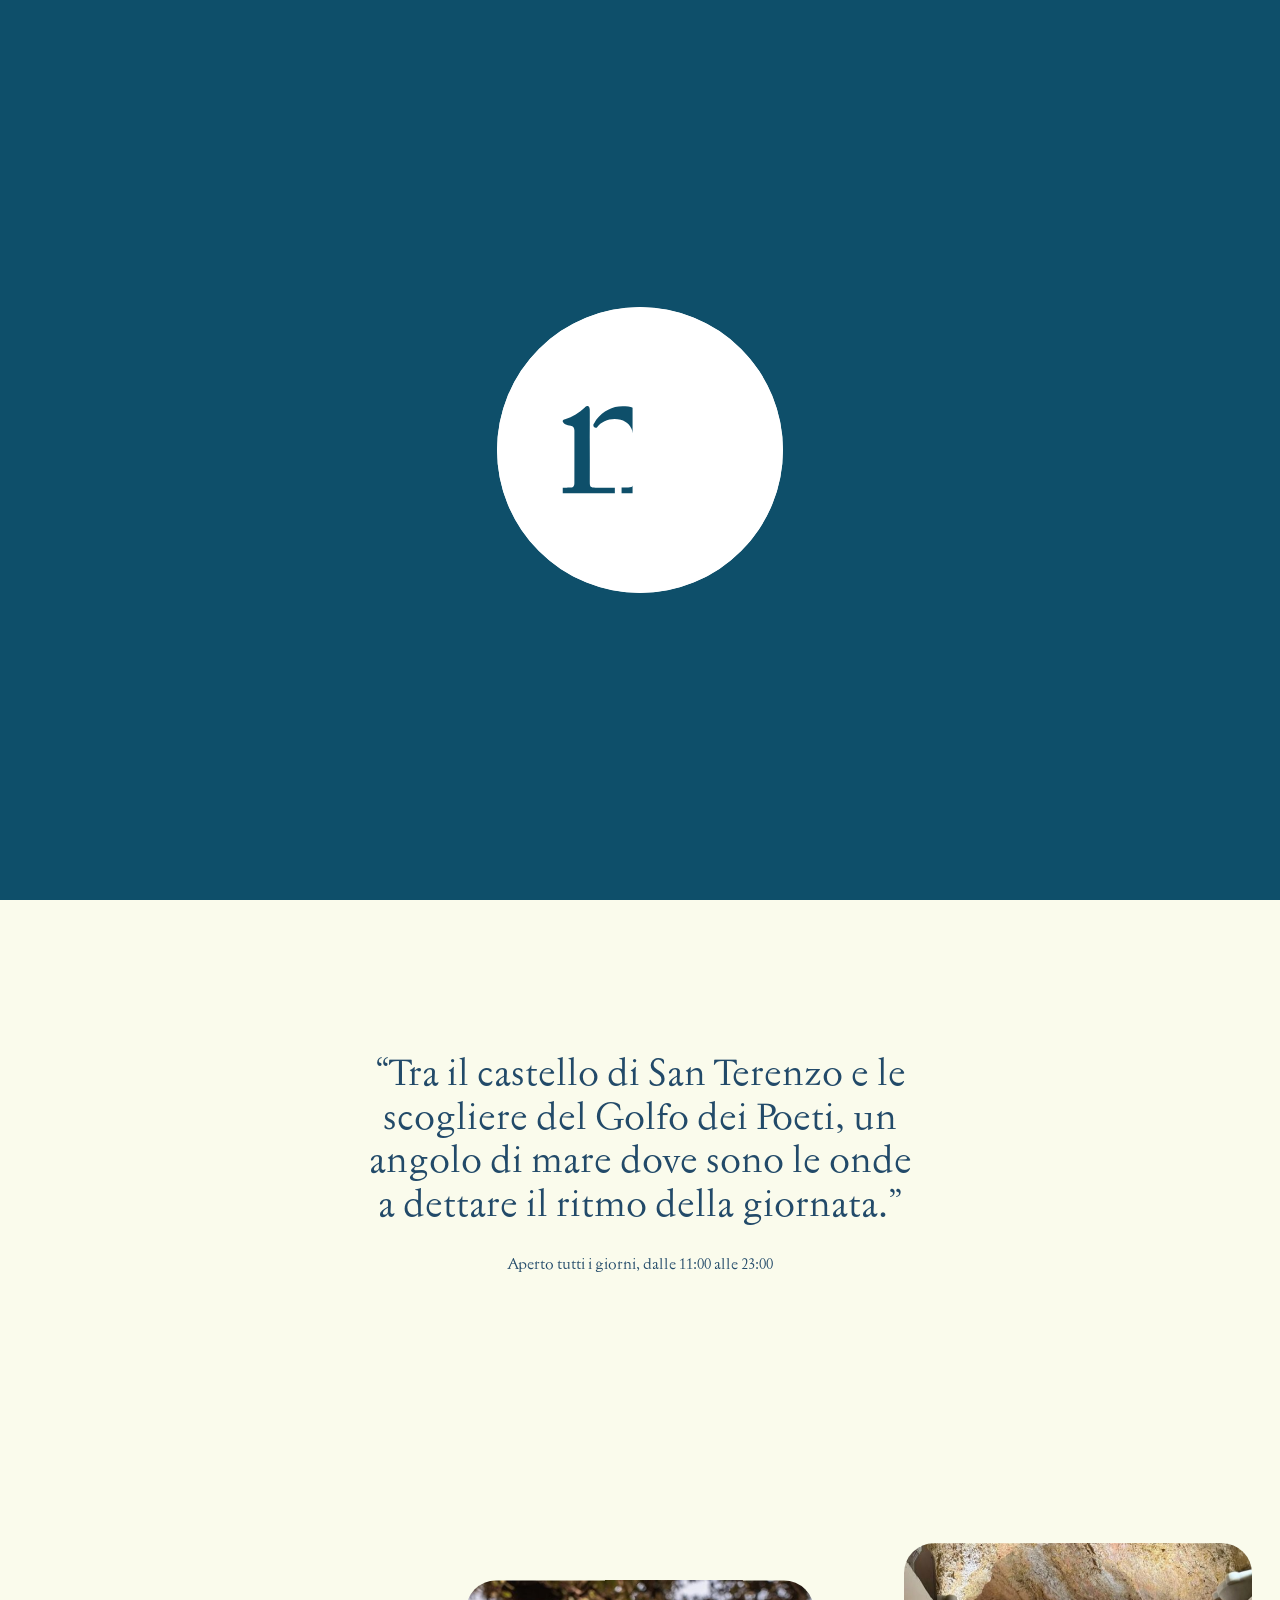
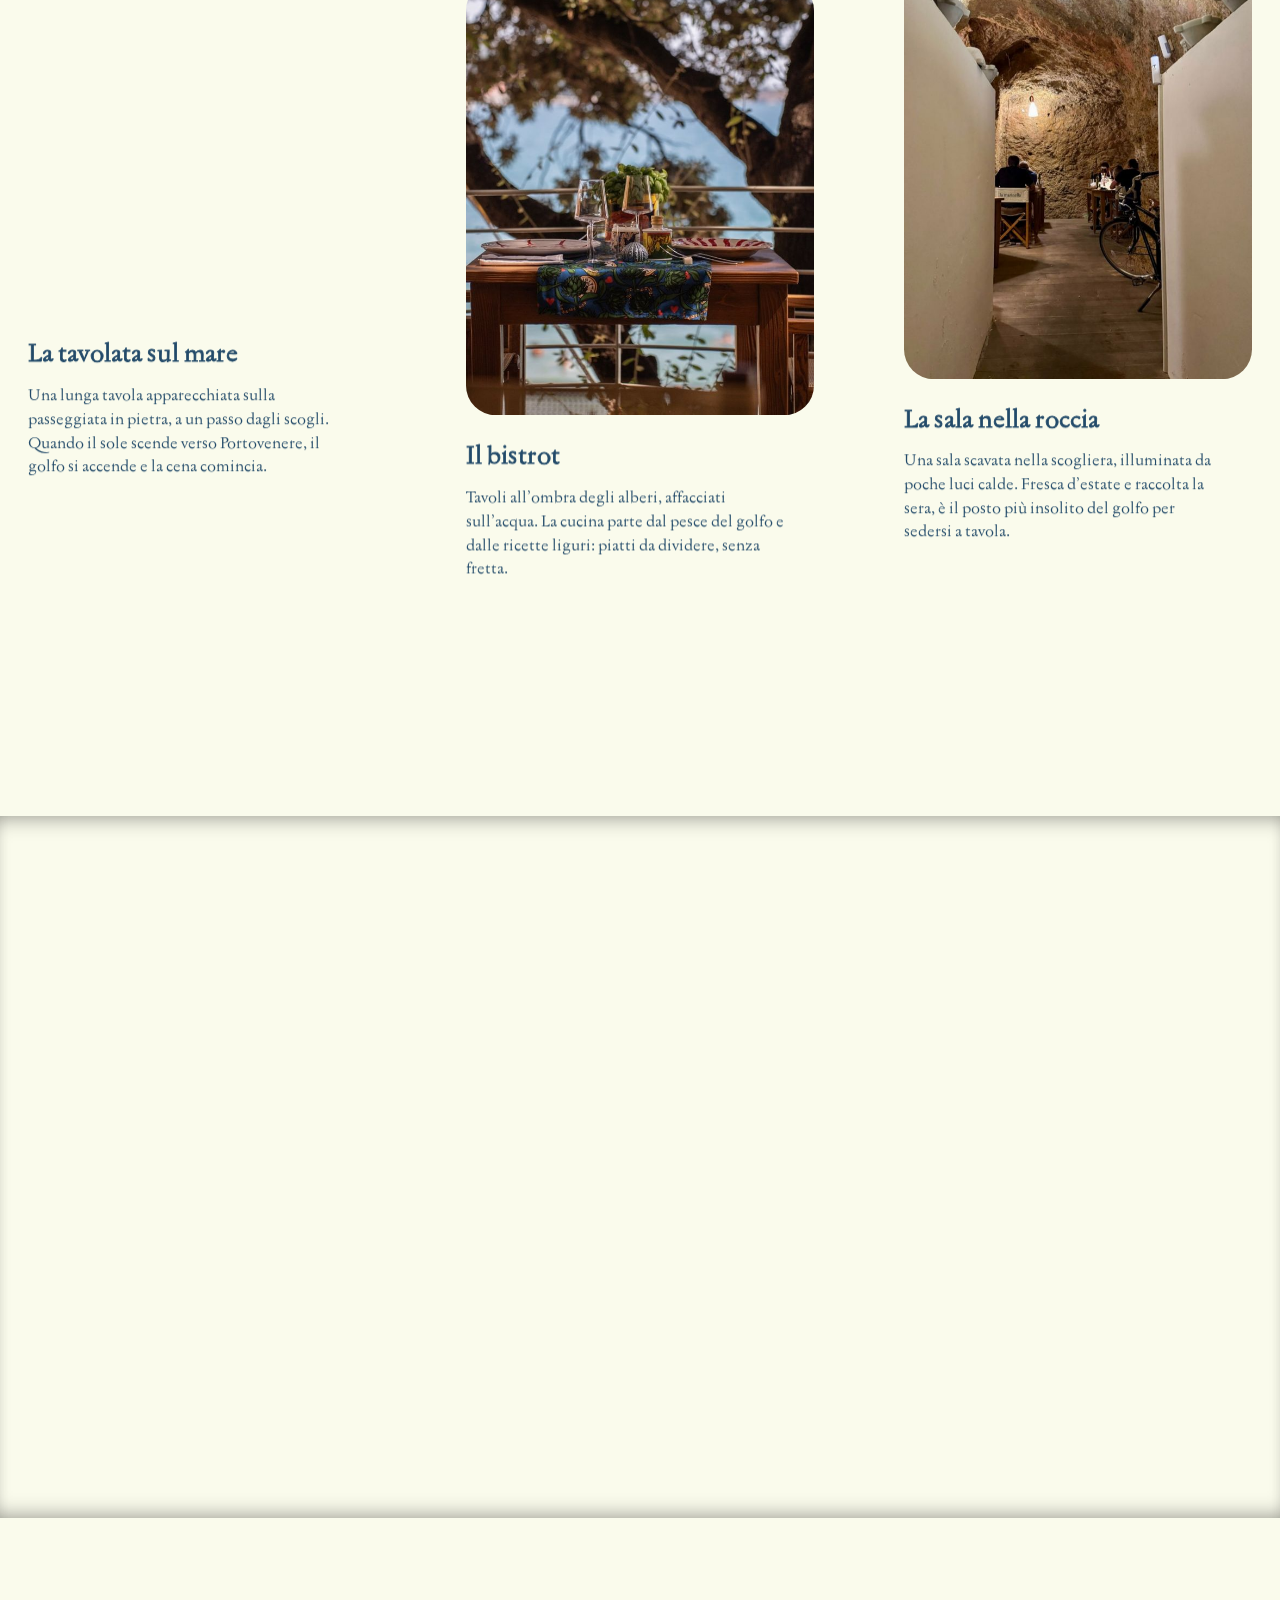
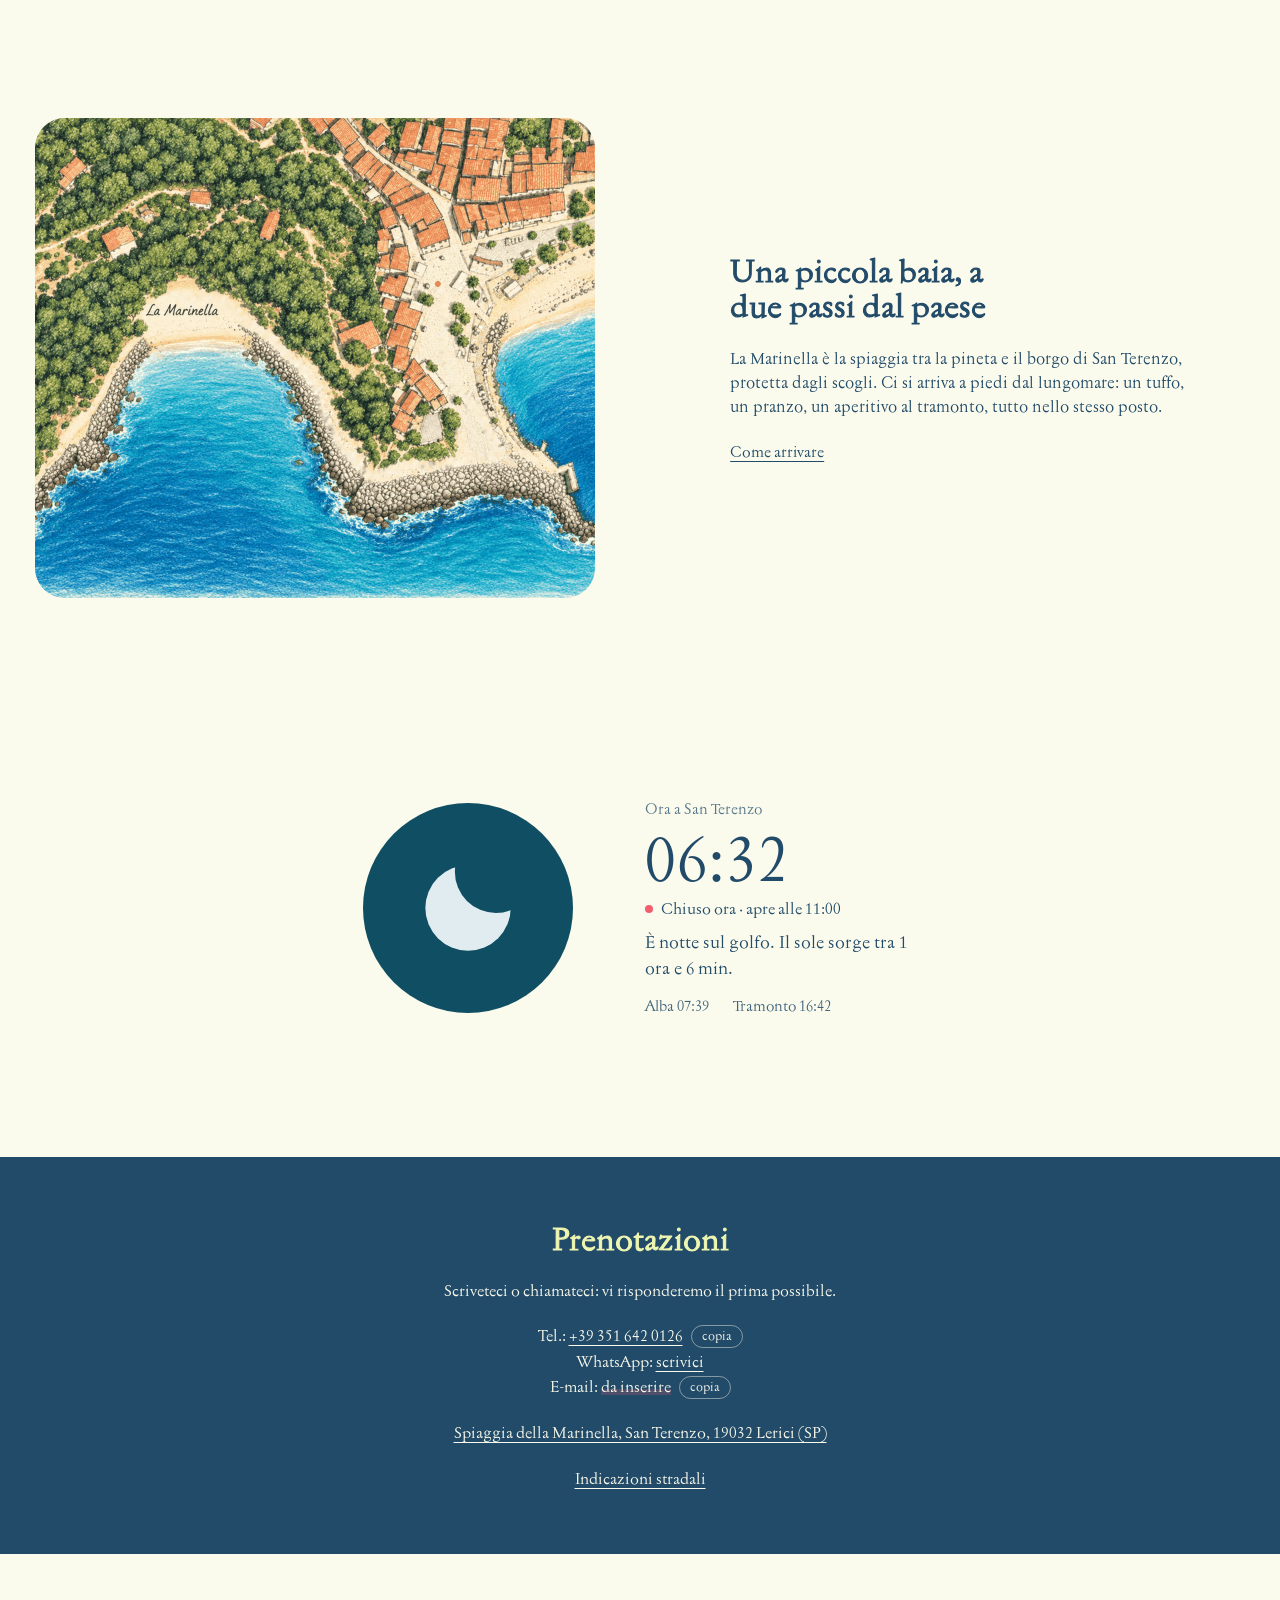
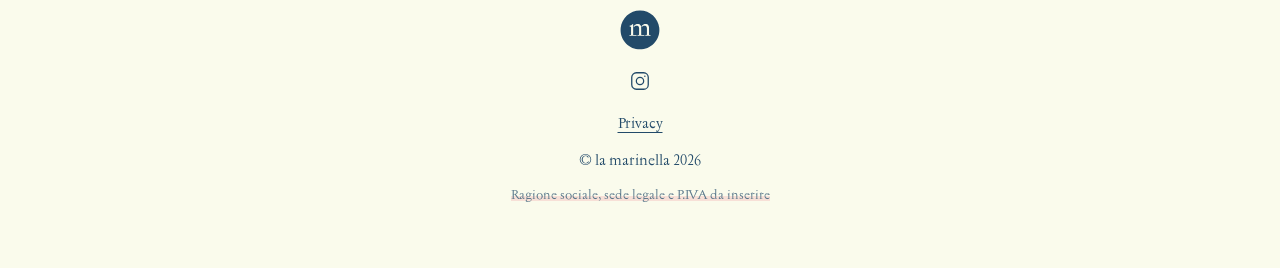
<file: index.html>
<!doctype html>
<html lang="it">
<head>
<meta charset="utf-8">
<meta name="viewport" content="width=device-width, initial-scale=1, viewport-fit=cover">
<link rel="icon" href="favicon.png">
<title>la marinella</title>
<meta name="description" content="Stabilimento, bistrot e cocktail bar sulla spiaggia della Marinella a San Terenzo, nel Golfo dei Poeti. Pesce del golfo, cucina ligure, una sala scavata nella roccia e cene sugli scogli al tramonto.">
<meta property="og:type" content="restaurant">
<meta property="og:site_name" content="la marinella">
<meta property="og:title" content="la marinella · San Terenzo, Golfo dei Poeti">
<meta property="og:description" content="Stabilimento, bistrot e cocktail bar sulla spiaggia della Marinella a San Terenzo.">
<meta property="og:image" content="https://pierinosimeone300-hue.github.io/la-marinella/og.jpg">
<meta property="og:url" content="https://pierinosimeone300-hue.github.io/la-marinella/">
<link rel="canonical" href="https://pierinosimeone300-hue.github.io/la-marinella/">
<meta property="og:locale" content="it_IT">
<meta property="og:locale:alternate" content="en_GB">
<meta name="twitter:card" content="summary_large_image">
<meta name="theme-color" content="#224A69">
<script type="application/ld+json">{"@context": "https://schema.org", "@type": "Restaurant", "name": "la marinella", "description": "Stabilimento balneare, bistrot e cocktail bar sulla spiaggia della Marinella a San Terenzo, nel Golfo dei Poeti.", "image": "https://pierinosimeone300-hue.github.io/la-marinella/og.jpg", "telephone": "+39 351 642 0126", "servesCuisine": ["Ligure", "Pesce"], "address": {"@type": "PostalAddress", "streetAddress": "Spiaggia della Marinella", "addressLocality": "Lerici", "postalCode": "19032", "addressRegion": "SP", "addressCountry": "IT"}, "sameAs": ["https://www.instagram.com/lamarinella_golfodeipoeti/"], "geo": {"@type": "GeoCoordinates", "latitude": 44.0829062, "longitude": 9.8942976}, "hasMap": "https://www.google.com/maps/search/?api=1&query=la+marinella+Seaside+Bistrot+%26+Cocktail+Bar+Lerici&query_place_id=ChIJ1ZrVNWj91BIRyTwbo7Sh448", "openingHoursSpecification": [{"@type": "OpeningHoursSpecification", "dayOfWeek": ["Monday", "Tuesday", "Wednesday", "Thursday", "Friday", "Saturday", "Sunday"], "opens": "11:00", "closes": "23:00"}]}</script>
<style>
@font-face{font-family:"Jannon Text";src:url([data-uri]) format("opentype");font-weight:400;font-style:normal;font-display:swap}
/* Layout: scheletro Sirenuse Mare — barra fissa trasparente sull'hero a tutto schermo, poi fondo chiaro, un solo inchiostro, un solo serif, blocchi asimmetrici e molto respiro */
:root{
  --bg:#FAFBEC;        /* fondo: crema con un filo del lime del logo */
  --ink:#224A69;       /* l'unico inchiostro: il blu del logo */
  --lime:#EEF6B1;      /* lime del logo, per la fascia prenotazioni */
  --coral:#F35E6F;     /* corallo dell'onda, solo dettaglio */
  --ph-a:#E6EDD6;      /* segnaposto chiaro */
  --ph-b:#D6E2CC;
  --hero-a:#1D4260;    /* segnaposto hero scuro per il testo bianco */
  --hero-b:#2F6386;
  --white:#FFFFFF;
  --serif:"Jannon Text","Iowan Old Style","Palatino Linotype",Palatino,Georgia,serif;
  --side-l:max(16px, env(safe-area-inset-left, 0px));
  --side-r:max(16px, env(safe-area-inset-right, 0px));
  --hdr:84px;
  color-scheme:light;
}
*,*::before,*::after{box-sizing:border-box}
html{scroll-behavior:smooth}
body{background:var(--bg);color:var(--ink);font-family:var(--serif);font-synthesis:none;font-size:17px;line-height:1.55;font-weight:400;overflow-x:hidden}
body::before{content:"";position:fixed;inset:0 0 auto;height:env(safe-area-inset-top,0px);z-index:60;background:var(--bg)}
a,button{-webkit-tap-highlight-color:transparent}
a{color:inherit;text-underline-offset:4px;text-decoration-thickness:1px}
a:hover{text-decoration-color:var(--coral)}
h1,h2,h3{font-weight:400;margin:0;line-height:1.15;text-wrap:balance;-webkit-text-stroke:.035em currentColor;paint-order:stroke fill}
h2{font-size:clamp(1.65rem,2.4vw,2rem)}
h3{font-size:clamp(1.4rem,1.9vw,1.65rem)}
p{margin:0}
:focus-visible{outline:1.5px solid var(--coral);outline-offset:4px}
.todo{background:linear-gradient(transparent 62%, color-mix(in srgb,var(--coral) 22%, transparent) 62%)}
svg.logo{display:block;fill:currentColor}

/* ---------- Barra fissa ---------- */
#top{position:fixed;top:env(safe-area-inset-top,0px);left:0;right:0;z-index:50;color:var(--white);background:transparent;transition:background-color .35s,color .35s}
#top.solid{background:var(--bg);color:var(--ink)}
#top .bar{height:var(--hdr);display:grid;grid-template-columns:1fr auto 1fr;align-items:center;padding-left:max(28px,env(safe-area-inset-left,0px));padding-right:max(28px,env(safe-area-inset-right,0px))}
.bar-l{display:flex;align-items:center;gap:2rem;font-size:.98rem}
.bar-l a{text-decoration:none;font-weight:500}
.lang{display:flex;gap:.4rem;align-items:center;font-size:.85rem}
.lang button{background:none;border:0;font:inherit;color:inherit;opacity:.55;cursor:pointer;padding:12px 6px;margin:-12px -2px}
.lang button[aria-pressed="true"]{opacity:1}
.brand{display:block;color:inherit}
.brand .wm{width:150px;height:auto;transition:width .35s}
#top.solid .brand .wm{width:128px}
.bar-r{display:flex;justify-content:flex-end}
.bar-r a,.btn-book{display:inline-flex;align-items:center;justify-content:center;font-size:.95rem;text-decoration:none;background:var(--coral);color:#fff;
  padding:10px 20px;border-radius:999px;transition:transform .25s ease, box-shadow .25s ease, background-color .25s ease}
.bar-r a:hover,.btn-book:hover{transform:translateY(-1px);text-decoration:none}
.bar-r a:active,.btn-book:active{transform:none}
.mob-book{display:none}
@media (max-width:760px){
  :root{--hdr:66px}
  #top .bar{grid-template-columns:1fr auto 1fr;padding-left:var(--side-l);padding-right:var(--side-r)}
  .bar-r a{display:none}
  .brand{justify-self:center}
  .brand .wm{width:122px}
  #top.solid .brand .wm{width:112px}
  .mob-book{display:flex;position:fixed;left:max(14px,env(safe-area-inset-left,0px));right:max(14px,env(safe-area-inset-right,0px));bottom:calc(12px + env(safe-area-inset-bottom,0px));z-index:50;justify-content:center;align-items:center;background:var(--coral);color:#fff;text-decoration:none;font-size:1rem;padding:15px 20px;border-radius:999px;box-shadow:0 8px 24px rgba(0,0,0,.18)}
  body{padding-bottom:80px}
}

/* ---------- Segnaposto foto ---------- */
.ph{position:relative;overflow:hidden;background:var(--ph-a);max-width:100%;isolation:isolate;border-radius:clamp(18px,2.4vw,30px);transform:translateZ(0)}
.hero .ph{border-radius:0}
.ph::before{content:"";position:absolute;inset:-30%;z-index:-1;
  background:
    radial-gradient(60% 40% at 30% 70%, var(--ph-b), transparent 70%),
    radial-gradient(50% 35% at 75% 30%, color-mix(in srgb,var(--lime) 70%,var(--ph-a)), transparent 70%);
  animation:float 16s ease-in-out infinite alternate}
.ph::after{content:"";position:absolute;inset:0;z-index:-1;opacity:.55;
  background:repeating-linear-gradient(180deg, transparent 0 13px, color-mix(in srgb,var(--white) 55%,transparent) 13px 14px);
  -webkit-mask:linear-gradient(transparent 45%, #000);mask:linear-gradient(transparent 45%, #000);
  animation:tide 7s ease-in-out infinite alternate}
.ph .tag{position:absolute;inset:auto auto 14px 16px;display:flex;align-items:center;gap:10px;font-size:.78rem;font-style:italic;color:color-mix(in srgb,var(--ink) 70%,transparent)}
.ph .tag .mk{width:22px;height:22px;color:var(--ink);opacity:.75}
@keyframes float{to{transform:translate3d(8%,-6%,0) rotate(4deg)}}
@keyframes tide{to{transform:translateY(-10px)}}
/* rivelazione all'ingresso (a riposo è visibile).
   Solo transform: il browser le anima sulla scheda grafica, senza ridisegnare la foto a ogni fotogramma. */
.js .reveal{position:relative;overflow:hidden}
.js .reveal{background:transparent}
/* tendina composita: il contenitore scorre fuori e l'immagine scorre al contrario, così fuori dalla tendina non resta nulla */
.js .reveal > .rv{position:absolute;inset:0;overflow:hidden;will-change:transform;backface-visibility:hidden;transform:translate3d(0,0,0);
  transition:transform 1.4s cubic-bezier(.77,0,.18,1)}
.js .reveal > .rv > img{will-change:transform;backface-visibility:hidden;transform:translate3d(0,0,0) scale(1);
  transition:transform 1.4s cubic-bezier(.77,0,.18,1)}
.js .fade{transition:transform 1.2s cubic-bezier(.2,.7,.2,1)}
.js .fade.wait{transform:translate3d(0,24px,0)}
/* niente transizioni mentre si preparano gli stati di attesa */
.prep .rv,.prep .rv > img,.prep .fade,.prep .trio li > *{transition:none!important}
.js .trio li > :not(.ph){transition:transform 1.1s cubic-bezier(.2,.7,.2,1) .35s;will-change:transform}
/* nascosti: laterali si aprono dall'alto in giù, centrale dal basso in su */
.js .trio li.wait .rv{transform:translate3d(0,-100%,0)}
.js .trio li.wait .rv > img{transform:translate3d(0,100%,0) scale(1.15)}
.js .trio li.wait:nth-child(2) .rv{transform:translate3d(0,100%,0)}
.js .trio li.wait:nth-child(2) .rv > img{transform:translate3d(0,-100%,0) scale(1.15)}
.js .trio li.wait > :not(.ph){transform:translate3d(0,34px,0)}
.js .trio li:nth-child(2) .rv,.js .trio li:nth-child(2) .rv > img{transition-delay:.2s}
.js .trio li:nth-child(3) .rv,.js .trio li:nth-child(3) .rv > img{transition-delay:.4s}
/* uscita: stesso movimento al contrario, più rapido */
.js .trio li.out .rv,.js .trio li.out .rv > img{transition-duration:.95s;transition-timing-function:cubic-bezier(.65,0,.35,1);transition-delay:.08s}
.js .trio li.out > :not(.ph){transition:transform .6s cubic-bezier(.65,0,.35,1) 0s}


/* ---------- Apertura: il marchio si disegna a 60 fps, poi la pagina ruota fuori dallo schermo ---------- */
#intro{position:fixed;inset:0;z-index:100;background:#0E4F6A;display:grid;place-items:center;
  transform-origin:0% 100%;will-change:transform;backface-visibility:hidden;
  box-shadow:0 0 0 rgba(0,0,0,0);
  transition:transform 1.15s cubic-bezier(.72,0,.24,1), box-shadow 1.15s ease;
}
html:not(.js) #intro{animation:introSafety .8s ease 6s forwards}   /* senza script sparisce da sola */
.intro-mark{width:min(34vh,62vw);height:auto;display:block;overflow:visible}
#intro.bye{transform:rotate(-92deg);box-shadow:30px 0 80px rgba(0,0,0,.35);pointer-events:none}
@keyframes introSafety{to{opacity:0;visibility:hidden}}
html.intro-on, html.intro-on body{overflow:hidden}
.intro-on .hero-copy > *{animation-play-state:paused}


/* ---------- Spaccatura: la pagina si strappa e sotto resta ferma una foto ---------- */
.rift{position:relative;height:clamp(380px,78vh,820px);margin-top:200px;clip-path:inset(0);-webkit-clip-path:inset(0)}
.rift-bg{position:fixed;left:0;right:0;top:0;height:100vh;height:100lvh;z-index:-1;pointer-events:none}
.rift-bg picture{display:block;width:100%;height:100%}
.rift-bg img{width:100%;height:100%;max-width:none;object-fit:cover;object-position:60% 55%;display:block}
.rift::after{content:"";position:absolute;inset:0;z-index:1;pointer-events:none;box-shadow:inset 0 14px 22px -14px rgba(0,0,0,.45), inset 0 -14px 22px -14px rgba(0,0,0,.45)}
@media (max-width:820px){.rift{height:64svh;margin-top:110px}.rift-bg img{object-position:50% 50%}}

/* ---------- 1. Hero ---------- */
.hero{position:relative;height:100svh;min-height:520px;max-height:1000px;display:flex;align-items:flex-end;justify-content:center;color:var(--white);overflow:hidden}
.hero .ph{position:absolute;inset:0;background:#141414}
.hero .ph.has-img{background:transparent}
.hero .ph::before{inset:-20%;background:
  radial-gradient(70% 50% at 50% 100%, color-mix(in srgb,var(--hero-b) 80%,var(--lime) 20%), transparent 70%),
  radial-gradient(60% 45% at 20% 20%, var(--hero-b), transparent 70%),
  linear-gradient(180deg, color-mix(in srgb,var(--hero-a) 80%,#000), var(--hero-a));
  animation:kenburns 26s ease-in-out infinite alternate}
.hero .ph::after{opacity:.22}
.ph.has-img::before{display:none}
.ph.has-img::after{opacity:1;animation:none;-webkit-mask:none;mask:none;z-index:1;
  background:linear-gradient(180deg, rgba(0,0,0,.42) 0%, rgba(0,0,0,0) 20%)}
.ph.has-img img{position:absolute;inset:0;width:100%;height:100%;max-width:none;object-fit:cover;object-position:38% 45%}
@keyframes kenburns-img{from{transform:scale(1.02)}to{transform:scale(1.1) translate3d(1%,-1%,0)}}
@media (max-width:760px){.ph.has-img img{object-position:30% 50%}.slide[data-slot="hero-1"] img{object-position:50% 45%}.slide[data-slot="hero-2"] img{object-position:50% 50%!important}.slide[data-slot="hero-3"] img{object-position:50% 50%!important}.slide[data-slot="hero-4"] img{object-position:50% 50%!important}}
.ph.photo::before,.ph.photo::after{display:none}
.ph.photo img,.ph.photo video{position:absolute;inset:0;width:100%;height:100%;max-width:none;object-fit:cover;display:block}
.sr-only{position:absolute;width:1px;height:1px;margin:-1px;padding:0;overflow:hidden;clip:rect(0 0 0 0);white-space:nowrap;border:0}
/* carosello: dissolvenza incrociata, la prima foto è visibile a riposo */
.slides{position:absolute;inset:0}
.hero .slide{transform:translateX(100%);will-change:transform}
.hero .slide.is-on{transform:none}
.hero .slide::before,.hero .slide::after{animation:none!important}
.hero .slide.alt::before{background:
  radial-gradient(70% 50% at 70% 90%, color-mix(in srgb,var(--hero-b) 70%,var(--coral) 30%), transparent 70%),
  radial-gradient(60% 45% at 80% 15%, var(--hero-b), transparent 70%),
  linear-gradient(180deg, color-mix(in srgb,var(--hero-a) 80%,#000), var(--hero-a))}

.hero h1,.hero .sub{text-shadow:0 1px 18px rgba(0,0,0,.35)}
.hero .ph .tag{inset:auto auto 22px 28px;color:color-mix(in srgb,var(--white) 70%,transparent)}
.hero .ph .tag .mk{color:var(--white)}
.hero-copy{position:relative;text-align:center;padding:0 var(--side-r) clamp(64px,13vh,140px) var(--side-l);display:flex;flex-direction:column;align-items:center;gap:14px}
.hero h1{font-size:clamp(1.75rem,2.6vw,2.15rem)}
.hero .sub{font-size:.95rem;display:flex;gap:.9rem;align-items:center;flex-wrap:wrap;justify-content:center}
.hero .sub i.dot{display:inline-block;width:3px;height:3px;border-radius:50%;background:currentColor;opacity:.8}
.hero .wave{width:96px;height:12px;color:var(--coral)}
.wave path{fill:none;stroke:currentColor;stroke-width:1.6;stroke-dasharray:160;stroke-dashoffset:160;animation:draw 2.2s .8s ease forwards}
.hero-copy > *{animation:rise 1.4s cubic-bezier(.2,.7,.2,1) both}
.hero-copy > *:nth-child(2){animation-delay:.15s}
.hero-copy > *:nth-child(3){animation-delay:.3s}
@keyframes kenburns{to{transform:scale(1.12) translate3d(2%,-2%,0)}}
@keyframes draw{to{stroke-dashoffset:0}}
@keyframes rise{from{transform:translateY(18px)}to{transform:none}}

/* ---------- 2. Immagine + citazione ---------- */
.intro{margin-top:150px;display:flex;justify-content:center;padding-left:var(--side-l);padding-right:var(--side-r)}
.intro .ph{aspect-ratio:3/2}
.intro .q{display:flex;flex-direction:column;align-items:center;text-align:center;gap:28px;max-width:640px}
.intro blockquote{margin:0;font-size:clamp(1.6rem,2.8vw,2.3rem);font-weight:500;line-height:1.22;text-wrap:balance}
.intro .hours{font-size:.92rem}
@media (max-width:820px){.intro{margin-top:90px}}

/* ---------- 3. Tre colonne sfalsate ---------- */
.trio{margin-top:200px;display:grid;grid-template-columns:repeat(3,minmax(0,1fr));gap:clamp(24px,7vw,120px);align-items:start;padding-left:max(28px,env(safe-area-inset-left,0px));padding-right:max(28px,env(safe-area-inset-right,0px));list-style:none;margin-bottom:0}
.trio li{display:flex;flex-direction:column;gap:16px;min-width:0}
.trio li:nth-child(2){margin-top:140px}
.trio li:nth-child(3){margin-top:60px}
.trio .ph{aspect-ratio:525/657}
.trio li:nth-child(1) .ph{aspect-ratio:1/1}
.trio li:nth-child(2) .ph{aspect-ratio:4/5}
.trio h3{margin-top:10px}
.trio p{font-size:.96rem;max-width:40ch}
.trio a{font-size:.96rem;align-self:flex-start}
.trio .ph{transition:transform 1.2s cubic-bezier(.2,.7,.2,1)}
.trio li:hover .ph{transform:scale(.985)}
@media (max-width:820px){
  .trio{grid-template-columns:1fr;margin-top:96px;gap:72px;padding-left:var(--side-l);padding-right:var(--side-r)}
  .trio li:nth-child(n){margin-top:0}
  .trio li:nth-child(2){padding-left:12%}
  .trio li:nth-child(3){padding-right:12%}
}

/* ---------- 4. Dove siamo / L'arte di vivere ---------- */
.duo{display:grid;grid-template-columns:minmax(0,1fr) minmax(0,1fr);align-items:center;gap:clamp(32px,6vw,90px);padding-left:max(28px,env(safe-area-inset-left,0px));padding-right:max(28px,env(safe-area-inset-right,0px))}
.duo.where{margin-top:240px}
.duo.art{margin-top:200px}
.duo .txt{display:flex;flex-direction:column;gap:22px;max-width:470px;justify-self:center;min-width:0}
.duo .txt p{font-size:.98rem}
.duo .txt p + p{margin-top:-10px}
.duo .fig{display:flex;justify-content:center}
.duo.where .ph{width:min(400px,100%);aspect-ratio:435/876;max-height:820px}
.duo.art .ph{width:min(560px,100%);aspect-ratio:435/373}
.duo.art .fig{order:-1}
.duo .expand{font-size:.92rem}
@media (max-width:820px){
  .duo{grid-template-columns:1fr;padding-left:var(--side-l);padding-right:var(--side-r)}
  .duo.where{margin-top:110px}
  .duo.art{margin-top:110px}
  .duo.art .fig{order:0}
  .duo.where .ph{width:min(300px,100%)}
}

/* ---------- Ora a San Terenzo: sole o luna in tempo reale ---------- */
.sky{margin:200px auto 0;max-width:900px;padding-left:var(--side-l);padding-right:var(--side-r);display:flex;align-items:center;justify-content:center;gap:clamp(28px,6vw,72px)}
.sky-icon{flex:none;width:clamp(150px,20vw,210px);aspect-ratio:1;border-radius:50%;background:#104E63;display:grid;place-items:center;overflow:hidden}
.sky-icon svg{width:100%;height:100%;display:block}
.sky .rays{stroke:#F7BF58;stroke-width:7;stroke-linecap:butt;transform-origin:0 0;transition:opacity 1.2s ease, transform 1.2s cubic-bezier(.65,0,.35,1);animation:raysTurn 40s linear infinite}
.sky .disc{fill:#F7BF58;transition:fill 1.4s ease}
.sky .cut{transition:transform 1.4s cubic-bezier(.65,0,.35,1)}
.sky.night .rays{opacity:0;transform:scale(.6)}
.sky.night .disc{fill:#E1ECF0}
.sky.night .cut{transform:translate(-62px,26px)}
.sky.golden .disc{fill:#F4A25A}
.sky.golden .rays{stroke:#F4A25A}
@keyframes raysTurn{to{rotate:360deg}}
.sky-txt{display:flex;flex-direction:column;gap:8px;min-width:0}
.sky-label{font-size:.9rem;opacity:.75}
.sky-time{font-size:clamp(2.6rem,6vw,3.8rem);line-height:1;font-variant-numeric:tabular-nums;letter-spacing:.01em}
.sky-open{display:inline-flex;align-items:center;gap:8px;font-size:.95rem}
.sky-open i{width:8px;height:8px;border-radius:50%;background:#3E9B6B;flex:none}
.sky-open.closed i{background:var(--coral)}
.sky-status{font-size:1.05rem;max-width:34ch}
.sky-times{display:flex;gap:24px;font-size:.9rem;opacity:.85;margin-top:6px}
.sky-times b{font-weight:400;font-variant-numeric:tabular-nums}
@media (max-width:640px){.sky-open{justify-content:center}.sky{flex-direction:column;text-align:center;margin-top:110px;gap:24px}.sky-times{justify-content:center}.sky-status{margin-inline:auto}}

/* ---------- 6. Prenotazioni ---------- */
@media (pointer:coarse){
  .book a,.book .copy,footer a,.duo .expand,.trio a{display:inline-block;padding-block:11px;margin-block:-11px}
  .book p button.copy{padding:9px 14px;margin-block:-8px}
  .book div.lines{gap:16px}
  footer .ig{width:26px;height:26px} footer a[aria-label^="Instagram"]{padding:10px;margin:-10px}
}

.book{margin-top:140px;background:var(--ink);color:var(--lime);text-align:center;padding-block:64px;padding-left:var(--side-l);padding-right:var(--side-r);display:flex;flex-direction:column;align-items:center;gap:22px}
.book p{font-size:.95rem;color:var(--bg)}
.book .lines{display:flex;flex-direction:column;gap:2px}
.book a{color:var(--bg)}
.book a.maps:hover{color:var(--lime)}
.book .copy{background:none;border:1px solid color-mix(in srgb,var(--bg) 45%,transparent);color:var(--bg);font:inherit;font-size:.75rem;font-style:italic;border-radius:999px;padding:1px 10px;margin-left:8px;cursor:pointer;vertical-align:1px}
.book .copy:hover{border-color:var(--lime);color:var(--lime)}

/* ---------- 7. Footer ---------- */
footer{text-align:center;padding-block:56px 64px;padding-left:var(--side-l);padding-right:var(--side-r);display:flex;flex-direction:column;align-items:center;gap:14px;font-size:.9rem}
footer .ig{width:22px;height:22px}
footer .small{font-size:.78rem;opacity:.75;max-width:60ch}
footer .mk{width:40px;height:40px;margin-bottom:6px}

@media (prefers-reduced-motion:reduce){
  .sky .rays{animation:none}
  #intro{display:none}
  *,*::before,*::after{animation:none!important;transition:none!important}
  .wave path{stroke-dashoffset:0}
  .js .trio li.wait .rv,.js .trio li.wait .rv > img,.js .fade.wait,.js .trio li.wait > *{transform:none!important}
  html{scroll-behavior:auto}
}
</style>
<style>html,body{margin:0}img{max-width:100%}[hidden]{display:none!important}:root{padding-top:env(safe-area-inset-top);padding-bottom:env(safe-area-inset-bottom)}</style>
</head>
<body>


<svg width="0" height="0" style="position:absolute" aria-hidden="true">
  <defs>
    <symbol id="wm" viewBox="144 232 554 132">

<path fill-rule="nonzero" fill="currentColor" d="M 523.86 320.46 C 520.64 320.46 520.14 319.96 520.14 316.71 C 520.13 307.16 520.21 297.60 520.10 288.05 C 520.01 279.82 515.31 273.98 507.64 272.51 C 502.18 271.46 497.02 272.57 492.48 275.71 C 490.14 277.33 488.20 279.53 486.10 281.45 C 486.10 279.05 486.14 276.44 486.07 273.84 C 486.06 273.27 485.73 272.25 485.47 272.23 C 484.76 272.16 483.82 272.29 483.33 272.75 C 479.83 276 475.88 278.41 471.31 279.84 C 470.77 280.01 469.99 280.78 470.05 281.16 C 470.13 281.76 470.73 282.52 471.30 282.78 C 472.35 283.26 473.54 283.45 474.68 283.70 C 476.20 284.04 476.95 284.94 476.95 286.50 C 476.95 296.92 476.97 307.35 476.94 317.77 C 476.93 319.68 476.09 320.41 474.17 320.45 C 472.80 320.48 471.44 320.46 470.01 320.46 L 470.01 323.82 L 493.71 323.82 L 493.71 320.46 C 492.11 320.46 490.59 320.47 489.07 320.46 C 486.64 320.44 486.11 319.92 486.10 317.47 C 486.10 308.38 486.10 299.28 486.10 290.19 C 486.10 287.23 487.35 284.87 489.61 283.03 C 492.02 281.07 494.85 280.06 497.91 279.83 C 504.91 279.30 510.95 283.17 510.98 291.18 C 511.02 299.96 511.02 308.75 511.00 317.54 C 511 319.91 510.38 320.44 507.93 320.46 C 506.42 320.47 504.90 320.46 503.33 320.46 L 503.33 323.81 L 527.03 323.81 C 527.06 323.23 527.09 322.73 527.10 322.23 C 527.11 321.69 527.10 321.14 527.10 320.46 C 525.89 320.46 524.87 320.46 523.86 320.46 "/>
<path fill-rule="nonzero" fill="currentColor" d="M 205.20 309.85 C 204.60 314.57 200.61 317.98 196.32 318.12 C 191.66 318.28 189.44 315.65 190.35 311.03 C 190.85 308.46 192.03 306.23 193.80 304.33 C 197.00 300.89 201.03 298.79 205.75 296.89 C 205.58 301.42 205.73 305.67 205.20 309.85 M 223.58 315.19 C 222.23 316.49 220.65 317.21 218.82 317.40 C 216.32 317.65 214.81 316.51 214.42 314.03 C 214.27 313.12 214.22 312.19 214.24 311.28 C 214.38 305.71 214.58 300.15 214.69 294.58 C 214.79 290.34 214.92 286.10 214.79 281.87 C 214.68 277.99 212.62 275.16 209.05 273.73 C 207.05 272.94 204.84 272.44 202.69 272.28 C 195.73 271.77 189.52 273.57 184.74 278.97 C 182.87 281.08 181.64 283.51 181.67 286.44 C 181.69 287.69 182.21 288.66 183.50 288.92 C 186.28 289.48 189.57 288.13 190.14 285.08 C 190.87 281.20 193.51 278.90 197.34 278.03 C 202.52 276.84 205.49 279.17 205.57 284.47 C 205.61 286.87 205.50 289.27 205.63 291.67 C 205.69 292.92 205.22 293.43 204.12 293.88 C 198.61 296.10 193.35 298.79 188.77 302.64 C 184.98 305.83 181.97 309.53 181.18 314.65 C 180.40 319.70 183.23 324.23 188.08 325.39 C 191.99 326.33 195.68 325.69 199.09 323.55 C 202.13 321.64 204.5 319.07 206.34 315.85 C 206.47 316.04 206.52 316.08 206.53 316.12 C 206.62 316.63 206.70 317.13 206.81 317.63 C 207.57 321.01 209.22 323.71 212.71 324.82 C 218.28 326.57 225.01 322.06 225.55 316.21 C 225.60 315.72 225.29 315.05 224.92 314.73 C 224.73 314.57 223.90 314.87 223.58 315.19 "/>
<path fill-rule="nonzero" fill="currentColor" d="M 375.04 309.92 C 374.44 314.56 370.47 317.95 366.26 318.12 C 361.56 318.31 359.18 315.69 360.25 311.12 C 360.71 309.15 361.60 307.14 362.78 305.49 C 365.88 301.21 370.48 299 375.61 296.88 C 375.44 301.49 375.57 305.75 375.04 309.92 M 394.74 314.71 C 394.50 314.55 393.89 314.89 393.48 315.09 C 392.01 315.82 390.62 316.89 389.06 317.28 C 386.37 317.96 384.64 316.60 384.23 313.83 C 384.10 312.98 384.07 312.10 384.09 311.23 C 384.23 305.67 384.43 300.10 384.55 294.53 C 384.64 290.35 384.78 286.16 384.66 281.97 C 384.54 277.97 382.44 275.08 378.72 273.66 C 376.75 272.91 374.60 272.42 372.49 272.27 C 365.54 271.79 359.33 273.58 354.57 279.00 C 352.70 281.12 351.47 283.56 351.53 286.48 C 351.55 287.74 352.10 288.68 353.40 288.93 C 355.99 289.43 359.39 288.28 360.01 285.04 C 360.74 281.22 363.30 278.81 367.10 278.09 C 372.52 277.07 375.27 278.75 375.42 284.51 C 375.49 286.86 375.37 289.22 375.48 291.56 C 375.54 292.83 375.12 293.42 373.93 293.90 C 368.42 296.12 363.16 298.82 358.58 302.67 C 354.80 305.87 351.80 309.57 351.02 314.69 C 350.26 319.74 353.12 324.25 357.98 325.40 C 361.90 326.32 365.58 325.67 368.98 323.52 C 372.02 321.61 374.37 319.04 376.31 315.66 C 376.47 316.58 376.56 317.13 376.67 317.68 C 377.68 322.78 381.28 325.55 386.40 325.16 C 390.52 324.83 395.31 320.04 395.44 316.02 C 395.45 315.57 395.11 314.96 394.74 314.71 "/>
<path fill-rule="nonzero" fill="currentColor" d="M 672.14 309.83 C 671.55 314.56 667.57 317.97 663.28 318.12 C 658.61 318.29 656.25 315.63 657.35 311.06 C 657.83 309.09 658.72 307.08 659.91 305.44 C 663.02 301.18 667.61 298.96 672.69 296.89 C 672.53 301.41 672.67 305.66 672.14 309.83 M 691.90 314.75 C 691.60 314.58 690.96 314.94 690.52 315.15 C 689.03 315.87 687.64 316.91 686.07 317.30 C 683.46 317.94 681.75 316.57 681.33 313.90 C 681.20 313.05 681.16 312.17 681.18 311.31 C 681.32 305.74 681.52 300.17 681.64 294.61 C 681.73 290.37 681.86 286.12 681.74 281.89 C 681.63 278.01 679.58 275.17 676.02 273.75 C 674.02 272.94 671.81 272.44 669.66 272.28 C 662.70 271.77 656.49 273.55 651.70 278.95 C 649.83 281.06 648.59 283.49 648.61 286.41 C 648.62 287.60 649.08 288.59 650.27 288.88 C 653.17 289.58 656.54 288.08 657.08 285.11 C 657.79 281.23 660.43 278.92 664.26 278.03 C 669.44 276.83 672.43 279.16 672.51 284.44 C 672.55 286.84 672.45 289.25 672.57 291.64 C 672.63 292.87 672.21 293.42 671.08 293.87 C 665.57 296.08 660.31 298.78 655.73 302.63 C 651.94 305.81 648.92 309.50 648.13 314.62 C 647.34 319.69 650.15 324.20 655.00 325.38 C 658.01 326.12 660.99 325.95 663.84 324.69 C 667.96 322.87 670.96 319.83 673.38 315.70 C 673.53 316.46 673.63 316.96 673.73 317.46 C 674.65 322.57 678.15 325.45 683.11 325.18 C 687.44 324.95 692.28 320.31 692.51 316.09 C 692.54 315.63 692.25 314.94 691.90 314.75 "/>
<path fill-rule="nonzero" fill="currentColor" d="M 566.27 285.50 C 564.64 285.91 562.97 286.20 561.30 286.31 C 555.71 286.69 550.11 286.96 544.26 287.28 C 547.76 279.68 557.26 275.50 564.71 277.98 C 566.69 278.64 568.33 279.71 568.60 282.03 C 568.83 284.09 568.28 285.01 566.27 285.50 M 569.52 273.88 C 559.52 269.52 546.66 273.50 540.08 282.89 C 535.42 289.54 533.97 296.92 534.96 304.86 C 535.58 309.92 537.17 314.64 540.64 318.48 C 546.52 325.01 553.97 326.88 562.35 325.23 C 568.57 324.00 573.65 320.87 576.85 315.20 C 577.38 314.26 577.70 313.10 577.74 312.03 C 577.76 311.48 577.05 310.75 576.48 310.39 C 576.19 310.21 575.34 310.54 575.00 310.89 C 572.60 313.35 569.65 314.78 566.33 315.45 C 559.85 316.75 553.62 316.16 548.38 311.78 C 541.83 306.32 541.60 299.01 542.91 291.18 L 544.85 291.18 L 575.05 291.17 C 577.71 291.17 578.81 290.05 578.66 287.41 C 578.31 281.10 575.41 276.44 569.52 273.88 "/>
<path fill-rule="nonzero" fill="currentColor" d="M 168.20 320.46 C 166.02 320.43 165.40 319.87 165.42 317.75 C 165.64 291.03 164.80 264.31 166.09 237.60 C 166.15 236.33 165.35 235.71 164.06 236.07 C 163.63 236.19 163.22 236.42 162.80 236.62 C 159.00 238.38 155.13 239.92 150.95 240.57 C 150.23 240.68 149.39 240.69 149.27 241.75 C 149.16 242.83 149.51 243.67 150.52 244.13 C 151.21 244.44 151.96 244.64 152.68 244.90 C 155.40 245.86 156.14 246.86 156.25 249.73 C 156.27 250.5 156.27 251.26 156.27 252.03 C 156.27 270.83 156.27 289.64 156.27 308.44 C 156.27 311.41 156.30 314.37 156.26 317.33 C 156.23 319.73 155.51 320.44 153.14 320.46 C 151.88 320.47 150.62 320.46 149.32 320.46 L 149.32 323.82 L 172.28 323.82 L 172.28 320.46 C 170.84 320.46 169.52 320.48 168.20 320.46 "/>
<path fill-rule="nonzero" fill="currentColor" d="M 605.20 320.46 C 602.87 320.44 602.29 319.89 602.31 317.55 C 602.55 290.88 601.68 264.21 603.02 237.55 C 603.08 236.42 602.58 236.03 601.66 236.04 C 601.08 236.04 600.48 236.28 599.94 236.53 C 596.08 238.28 592.17 239.88 587.95 240.56 C 587.19 240.68 586.26 240.65 586.16 241.80 C 586.07 242.89 586.44 243.72 587.46 244.15 C 588.26 244.5 589.07 244.79 589.91 245.03 C 592.14 245.68 593.11 247.23 593.14 249.47 C 593.14 250.29 593.17 251.11 593.17 251.92 C 593.17 273.28 593.17 294.64 593.17 316.00 C 593.17 316.57 593.18 317.13 593.15 317.69 C 593.05 319.69 592.31 320.42 590.29 320.46 C 588.94 320.48 587.58 320.46 586.24 320.46 L 586.24 323.80 L 609.19 323.80 L 609.19 320.46 C 607.75 320.46 606.47 320.47 605.20 320.46 "/>
<path fill-rule="nonzero" fill="currentColor" d="M 635.77 320.46 C 632.75 320.46 632.35 320.07 632.35 317.00 C 632.35 297.99 632.29 278.98 632.39 259.98 C 632.42 252.57 632.80 245.17 633.03 237.76 C 633.08 236.27 632.30 235.65 630.87 236.12 C 630.44 236.26 630.04 236.49 629.62 236.68 C 625.81 238.42 621.93 239.94 617.76 240.63 C 617.21 240.72 616.30 241.37 616.31 241.73 C 616.33 242.49 616.69 243.41 617.23 243.93 C 617.77 244.45 618.70 244.57 619.47 244.84 C 622.36 245.84 623.10 246.83 623.19 249.87 C 623.21 250.43 623.21 251 623.21 251.56 C 623.22 273.12 623.22 294.68 623.21 316.25 C 623.21 316.76 623.22 317.27 623.19 317.78 C 623.08 319.69 622.34 320.41 620.40 320.45 C 619.04 320.48 617.67 320.46 616.26 320.46 L 616.26 323.82 L 639.21 323.82 L 639.21 320.46 C 638 320.46 636.88 320.46 635.77 320.46 "/>
<path fill-rule="nonzero" fill="currentColor" d="M 427.95 272.60 C 424.56 273.36 421.80 275.03 419.60 277.62 C 418.21 279.28 417.03 281.11 415.58 283.08 C 415.58 279.94 415.62 277.00 415.55 274.07 C 415.54 273.42 415.31 272.49 414.85 272.18 C 414.07 271.66 413.29 272.16 412.58 272.83 C 409.22 276.05 405.30 278.37 400.85 279.82 C 400.30 280 399.44 280.78 399.52 281.08 C 399.69 281.75 400.26 282.5 400.87 282.81 C 401.75 283.26 402.82 283.36 403.80 283.62 C 405.98 284.19 406.44 284.70 406.44 286.89 C 406.46 297.06 406.46 307.23 406.44 317.40 C 406.44 319.77 405.67 320.44 403.25 320.46 C 402.00 320.47 400.75 320.46 399.47 320.46 L 399.47 323.80 L 426.13 323.80 L 426.13 320.61 C 425.91 320.55 425.82 320.49 425.72 320.49 C 423.21 320.48 420.71 320.49 418.21 320.45 C 416.24 320.42 415.60 319.82 415.60 317.89 C 415.58 309.25 415.53 300.62 415.62 291.98 C 415.66 288.61 416.91 285.58 419.40 283.21 C 422.27 280.48 425.19 280.71 427.61 283.83 C 428.59 285.10 429.77 285.77 431.41 285.67 C 434.04 285.51 435.59 284.27 436.22 281.59 C 437.56 275.93 433.80 271.29 427.95 272.60 "/>
<path fill-rule="nonzero" fill="currentColor" d="M 459.26 320.46 C 456.53 320.45 456.06 319.99 456.06 317.25 C 456.05 305.09 456.04 292.93 456.08 280.77 C 456.09 278.53 456.36 276.29 456.43 274.05 C 456.45 273.42 456.19 272.78 456.05 272.15 C 455.27 272.33 454.30 272.29 453.73 272.74 C 449.95 275.75 445.96 278.34 441.31 279.82 C 440.76 280 439.92 280.78 439.99 281.10 C 440.15 281.76 440.72 282.53 441.33 282.82 C 442.32 283.30 443.46 283.46 444.56 283.69 C 446.16 284.01 446.91 284.95 446.91 286.58 C 446.91 296.95 446.92 307.32 446.89 317.69 C 446.89 319.69 446.07 320.42 444.05 320.46 C 442.69 320.48 441.33 320.46 439.99 320.46 L 439.99 323.90 L 462.82 323.90 L 462.82 320.46 C 461.51 320.46 460.39 320.46 459.26 320.46 "/>
<path fill-rule="nonzero" fill="currentColor" d="M 451.64 260.15 C 454.83 260.16 457.35 257.55 457.33 254.23 C 457.32 251.12 454.80 248.56 451.73 248.52 C 448.64 248.48 445.69 251.31 445.72 254.29 C 445.75 257.38 448.55 260.14 451.64 260.15 "/>
<path fill-rule="nonzero" fill="currentColor" d="M 270.58 320.46 C 267.61 320.46 267.19 320.05 267.19 317.13 C 267.18 308.39 267.25 299.66 267.16 290.92 L 267.18 282.22 C 267.18 279.17 267.23 276.57 267.16 273.96 C 267.14 273.35 266.93 272.46 266.50 272.19 C 265.71 271.69 264.94 272.12 264.23 272.82 C 260.90 276.08 256.98 278.41 252.50 279.77 C 251.75 280 250.82 280.23 251.09 281.19 C 251.28 281.84 251.93 282.55 252.56 282.84 C 253.56 283.30 254.70 283.46 255.79 283.71 C 257.32 284.05 258.04 284.98 258.03 286.53 C 258.03 296.90 258.05 307.27 258.03 317.65 C 258.02 319.72 257.20 320.43 255.07 320.46 C 253.75 320.48 252.44 320.46 251.10 320.46 L 251.10 323.81 L 282.08 323.81 L 282.08 320.46 C 280.62 320.46 271.95 320.46 270.58 320.46 "/>
<path fill-rule="nonzero" fill="currentColor" d="M 339.79 320.46 C 337.01 320.46 336.38 319.87 336.35 317.03 C 336.32 312.79 336.36 308.55 336.34 304.31 C 336.30 298.33 336.40 292.35 336.15 286.38 C 335.85 279.20 330.86 273.44 324.16 272.45 C 316.43 271.30 310.14 274.04 305.24 280.05 C 305.03 280.31 304.28 281.61 303.61 282.82 C 302.96 283.99 304.10 285.45 305.34 284.96 C 305.48 284.90 305.60 284.82 305.66 284.73 C 308.39 280.66 314.52 278.81 319.67 280.25 C 324.40 281.58 327.18 285.37 327.24 291.04 C 327.34 299.82 327.29 308.61 327.27 317.40 C 327.26 319.78 326.53 320.44 324.09 320.46 C 322.78 320.47 321.48 320.46 320.18 320.46 L 320.18 323.81 L 342.80 323.81 L 342.80 320.46 C 341.71 320.46 340.75 320.46 339.79 320.46 "/>
<path fill-rule="nonzero" fill="currentColor" d="M 305.68 320.46 C 302.89 320.46 302.26 319.87 302.24 317.03 C 302.21 312.79 302.25 308.55 302.23 304.31 C 302.19 298.33 302.29 292.35 302.04 286.38 C 301.74 279.20 296.75 273.44 290.05 272.45 C 282.32 271.30 276.03 274.04 271.13 280.05 C 270.92 280.31 270.17 281.61 269.50 282.82 C 268.85 283.99 269.99 285.45 271.23 284.96 C 271.37 284.90 271.49 284.82 271.55 284.73 C 274.28 280.66 280.41 278.81 285.56 280.25 C 290.29 281.58 293.07 285.37 293.13 291.04 C 293.23 299.82 293.18 308.61 293.16 317.40 C 293.16 319.78 292.42 320.44 289.98 320.46 C 288.67 320.47 287.37 320.46 286.07 320.46 L 286.07 323.81 L 316.19 323.81 L 316.19 320.46 C 315.10 320.46 306.64 320.46 305.68 320.46 "/>
<path fill-rule="nonzero" fill="currentColor" d="M 149.25 356.91 L 149.59 356.55 C 150.67 357.57 151.86 358.10 153.35 358.10 C 155.12 358.10 156.27 357.13 156.27 355.85 L 156.27 355.82 C 156.27 354.62 155.58 353.98 153.12 353.47 C 150.62 352.98 149.65 352.19 149.65 350.71 L 149.65 350.69 C 149.65 349.23 151.03 348.05 152.96 348.05 C 154.36 348.05 155.47 348.48 156.43 349.24 L 156.12 349.64 C 155.19 348.89 154.12 348.50 152.93 348.50 C 151.25 348.50 150.14 349.50 150.14 350.64 L 150.14 350.67 C 150.14 351.85 150.83 352.51 153.31 353.02 C 155.85 353.53 156.76 354.35 156.76 355.78 L 156.76 355.81 C 156.76 357.38 155.41 358.55 153.32 358.55 C 151.73 358.55 150.41 357.98 149.25 356.91 "/>
<path fill="none" stroke-width="1" stroke-linecap="butt" stroke-linejoin="round" stroke="rgb(13.22%, 29.06%, 41.23%)" stroke-opacity="1" stroke-miterlimit="10" d="M 0.00 0.00 L 0.33 0.36 C 1.41 -0.65 2.61 -1.18 4.10 -1.18 C 5.87 -1.18 7.02 -0.21 7.02 1.06 L 7.02 1.09 C 7.02 2.29 6.34 2.93 3.86 3.44 C 1.37 3.94 0.39 4.73 0.39 6.20 L 0.39 6.23 C 0.39 7.69 1.78 8.87 3.70 8.87 C 5.11 8.87 6.22 8.44 7.18 7.68 L 6.88 7.28 C 5.94 8.03 4.87 8.42 3.68 8.42 C 1.99 8.42 0.89 7.42 0.89 6.27 L 0.89 6.25 C 0.89 5.06 1.57 4.40 4.06 3.89 C 6.60 3.38 7.52 2.57 7.52 1.13 L 7.52 1.10 C 7.52 -0.46 6.16 -1.63 4.07 -1.63 C 2.48 -1.63 1.15 -1.06 0.00 0.00 Z M 0.00 0.00 " transform="matrix(0.99, 0, 0, -0.99, 149.25, 356.91)"/>
<path fill-rule="nonzero" fill="currentColor" stroke-width="1" stroke-linecap="butt" stroke-linejoin="round" stroke="rgb(13.22%, 29.06%, 41.23%)" stroke-opacity="1" stroke-miterlimit="10" d="M 0.00 -0.00 L -2.95 6.28 L -5.88 -0.00 Z M -3.17 6.86 L -2.70 6.86 L 2.14 -3.43 L 1.60 -3.43 L 0.22 -0.45 L -6.10 -0.45 L -7.50 -3.43 L -8.01 -3.43 Z M -3.17 6.86 " transform="matrix(0.99, 0, 0, -0.99, 175.32, 354.97)"/>
<path fill-rule="nonzero" fill="currentColor" stroke-width="1" stroke-linecap="butt" stroke-linejoin="round" stroke="rgb(13.22%, 29.06%, 41.23%)" stroke-opacity="1" stroke-miterlimit="10" d="M 0.00 0.00 L 0.45 0.00 L 7.93 -9.37 L 7.93 0.00 L 8.41 0.00 L 8.41 -10.22 L 8.01 -10.22 L 0.48 -0.77 L 0.48 -10.22 L 0.00 -10.22 Z M 0.00 0.00 " transform="matrix(0.99, 0, 0, -0.99, 188.70, 348.19)"/>
<path fill-rule="nonzero" fill="currentColor" stroke-width="1" stroke-linecap="butt" stroke-linejoin="round" stroke="rgb(13.22%, 29.06%, 41.23%)" stroke-opacity="1" stroke-miterlimit="10" d="M -0.00 -0.00 L -3.63 -0.00 L -3.63 0.45 L 4.14 0.45 L 4.14 -0.00 L 0.49 -0.00 L 0.49 -9.77 L -0.00 -9.77 Z M -0.00 -0.00 " transform="matrix(0.99, 0, 0, -0.99, 225.09, 348.64)"/>
<path fill-rule="nonzero" fill="currentColor" stroke-width="1" stroke-linecap="butt" stroke-linejoin="round" stroke="rgb(13.22%, 29.06%, 41.23%)" stroke-opacity="1" stroke-miterlimit="10" d="M 0.00 0.00 L 7.20 0.00 L 7.20 -0.45 L 0.49 -0.45 L 0.49 -4.84 L 6.55 -4.84 L 6.55 -5.30 L 0.49 -5.30 L 0.49 -9.77 L 7.27 -9.77 L 7.27 -10.22 L 0.00 -10.22 Z M 0.00 0.00 " transform="matrix(0.99, 0, 0, -0.99, 240.44, 348.19)"/>
<path fill-rule="nonzero" fill="currentColor" stroke-width="1" stroke-linecap="butt" stroke-linejoin="round" stroke="rgb(13.22%, 29.06%, 41.23%)" stroke-opacity="1" stroke-miterlimit="10" d="M 0.00 -0.00 C 2.10 -0.00 3.30 1.01 3.30 2.46 L 3.30 2.49 C 3.30 4.03 2.11 4.95 0.10 4.95 L -3.59 4.95 L -3.59 -0.00 Z M -4.08 5.40 L 0.13 5.40 C 1.42 5.40 2.42 5.03 3.05 4.42 C 3.52 3.94 3.79 3.28 3.79 2.52 L 3.79 2.49 C 3.79 0.77 2.46 -0.23 0.58 -0.39 L 3.98 -4.81 L 3.35 -4.81 L 0.02 -0.45 L -3.59 -0.45 L -3.59 -4.81 L -4.08 -4.81 Z M -4.08 5.40 " transform="matrix(0.99, 0, 0, -0.99, 263.18, 353.59)"/>
<path fill-rule="nonzero" fill="currentColor" stroke-width="1" stroke-linecap="butt" stroke-linejoin="round" stroke="rgb(13.22%, 29.06%, 41.23%)" stroke-opacity="1" stroke-miterlimit="10" d="M 0.00 0.00 L 7.20 0.00 L 7.20 -0.45 L 0.49 -0.45 L 0.49 -4.84 L 6.55 -4.84 L 6.55 -5.30 L 0.49 -5.30 L 0.49 -9.77 L 7.27 -9.77 L 7.27 -10.22 L 0.00 -10.22 Z M 0.00 0.00 " transform="matrix(0.99, 0, 0, -0.99, 278.74, 348.19)"/>
<path fill-rule="nonzero" fill="currentColor" stroke-width="1" stroke-linecap="butt" stroke-linejoin="round" stroke="rgb(13.22%, 29.06%, 41.23%)" stroke-opacity="1" stroke-miterlimit="10" d="M 0.00 0.00 L 0.45 0.00 L 7.92 -9.37 L 7.92 0.00 L 8.41 0.00 L 8.41 -10.22 L 8.01 -10.22 L 0.48 -0.77 L 0.48 -10.22 L 0.00 -10.22 Z M 0.00 0.00 " transform="matrix(0.99, 0, 0, -0.99, 297.40, 348.19)"/>
<path fill-rule="nonzero" fill="currentColor" stroke-width="1" stroke-linecap="butt" stroke-linejoin="round" stroke="rgb(13.22%, 29.06%, 41.23%)" stroke-opacity="1" stroke-miterlimit="10" d="M -0.00 0.00 L 7.24 9.49 L 0.24 9.49 L 0.24 9.94 L 7.94 9.94 L 7.94 9.66 L 0.69 0.17 L 7.91 0.17 L 7.91 -0.27 L -0.00 -0.27 Z M -0.00 0.00 " transform="matrix(0.99, 0, 0, -0.99, 317.22, 358.13)"/>
<path fill-rule="nonzero" fill="currentColor" d="M 345.07 353.33 L 345.07 353.30 C 345.07 350.71 343.19 348.47 340.48 348.47 C 337.75 348.47 335.89 350.69 335.89 353.27 L 335.89 353.30 C 335.89 355.88 337.78 358.12 340.51 358.12 C 343.22 358.12 345.07 355.91 345.07 353.33 M 335.39 353.31 L 335.39 353.28 C 335.39 350.5 337.40 348.02 340.49 348.02 C 343.58 348.02 345.58 350.5 345.58 353.28 L 345.58 353.31 C 345.58 356.10 343.57 358.58 340.48 358.58 C 337.39 358.58 335.39 356.10 335.39 353.31 "/>
<path fill="none" stroke-width="1" stroke-linecap="butt" stroke-linejoin="round" stroke="rgb(13.22%, 29.06%, 41.23%)" stroke-opacity="1" stroke-miterlimit="10" d="M 0.00 -0.00 L 0.00 0.03 C 0.00 2.61 -1.88 4.86 -4.60 4.86 C -7.33 4.86 -9.18 2.64 -9.18 0.05 L -9.18 0.03 C -9.18 -2.55 -7.30 -4.80 -4.57 -4.80 C -1.85 -4.80 0.00 -2.58 0.00 -0.00 Z M -9.69 0.01 L -9.69 0.04 C -9.69 2.83 -7.68 5.31 -4.58 5.31 C -1.48 5.31 0.50 2.83 0.50 0.04 L 0.50 0.01 C 0.50 -2.77 -1.50 -5.25 -4.60 -5.25 C -7.69 -5.25 -9.69 -2.77 -9.69 0.01 Z M -9.69 0.01 " transform="matrix(0.99, 0, 0, -0.99, 345.07, 353.33)"/>
<path fill-rule="nonzero" fill="currentColor" d="M 436.22 353.33 L 436.22 353.30 C 436.22 350.55 438.19 348.02 441.26 348.02 C 442.87 348.02 443.86 348.50 444.89 349.34 L 444.56 349.72 C 443.67 348.98 442.74 348.47 441.24 348.47 C 438.52 348.47 436.73 350.77 436.73 353.28 L 436.73 353.31 C 436.73 355.95 438.44 358.14 441.31 358.14 C 442.74 358.14 443.98 357.51 444.80 356.83 L 444.80 353.69 L 441.16 353.69 L 441.16 353.21 L 445.28 353.21 L 445.28 357.02 C 444.33 357.88 442.94 358.58 441.30 358.58 C 438.08 358.58 436.22 356.19 436.22 353.33 "/>
<path fill="none" stroke-width="1" stroke-linecap="butt" stroke-linejoin="round" stroke="rgb(13.22%, 29.06%, 41.23%)" stroke-opacity="1" stroke-miterlimit="10" d="M -0.00 -0.00 L -0.00 0.03 C -0.00 2.77 1.97 5.31 5.05 5.31 C 6.65 5.31 7.65 4.83 8.67 3.98 L 8.35 3.60 C 7.46 4.35 6.53 4.86 5.02 4.86 C 2.30 4.86 0.51 2.55 0.51 0.04 L 0.51 0.01 C 0.51 -2.62 2.22 -4.81 5.09 -4.81 C 6.53 -4.81 7.77 -4.18 8.58 -3.50 L 8.58 -0.36 L 4.95 -0.36 L 4.95 0.11 L 9.06 0.11 L 9.06 -3.69 C 8.12 -4.55 6.73 -5.25 5.08 -5.25 C 1.86 -5.25 -0.00 -2.86 -0.00 -0.00 Z M -0.00 -0.00 " transform="matrix(0.99, 0, 0, -0.99, 436.22, 353.33)"/>
<path fill-rule="nonzero" fill="currentColor" d="M 466.31 353.33 L 466.31 353.30 C 466.31 350.71 464.42 348.47 461.71 348.47 C 458.98 348.47 457.13 350.69 457.13 353.27 L 457.13 353.30 C 457.13 355.88 459.01 358.12 461.74 358.12 C 464.45 358.12 466.31 355.91 466.31 353.33 M 456.62 353.31 L 456.62 353.28 C 456.62 350.5 458.63 348.02 461.73 348.02 C 464.82 348.02 466.82 350.5 466.82 353.28 L 466.82 353.31 C 466.82 356.10 464.80 358.58 461.71 358.58 C 458.62 358.58 456.62 356.10 456.62 353.31 "/>
<path fill="none" stroke-width="1" stroke-linecap="butt" stroke-linejoin="round" stroke="rgb(13.22%, 29.06%, 41.23%)" stroke-opacity="1" stroke-miterlimit="10" d="M 0.00 -0.00 L 0.00 0.03 C 0.00 2.61 -1.88 4.86 -4.60 4.86 C -7.33 4.86 -9.18 2.64 -9.18 0.05 L -9.18 0.03 C -9.18 -2.55 -7.30 -4.80 -4.57 -4.80 C -1.85 -4.80 0.00 -2.58 0.00 -0.00 Z M -9.69 0.01 L -9.69 0.04 C -9.69 2.83 -7.68 5.31 -4.58 5.31 C -1.48 5.31 0.50 2.83 0.50 0.04 L 0.50 0.01 C 0.50 -2.77 -1.50 -5.25 -4.60 -5.25 C -7.69 -5.25 -9.69 -2.77 -9.69 0.01 Z M -9.69 0.01 " transform="matrix(0.99, 0, 0, -0.99, 466.31, 353.33)"/>
<path fill-rule="nonzero" fill="currentColor" stroke-width="1" stroke-linecap="butt" stroke-linejoin="round" stroke="rgb(13.22%, 29.06%, 41.23%)" stroke-opacity="1" stroke-miterlimit="10" d="M 0.00 0.00 L 0.49 0.00 L 0.49 -9.77 L 6.66 -9.77 L 6.66 -10.22 L 0.00 -10.22 Z M 0.00 0.00 " transform="matrix(0.99, 0, 0, -0.99, 478.57, 348.19)"/>
<path fill-rule="nonzero" fill="currentColor" stroke-width="1" stroke-linecap="butt" stroke-linejoin="round" stroke="rgb(13.22%, 29.06%, 41.23%)" stroke-opacity="1" stroke-miterlimit="10" d="M 0.00 0.00 L 7.12 0.00 L 7.12 -0.45 L 0.49 -0.45 L 0.49 -4.98 L 6.48 -4.98 L 6.48 -5.43 L 0.49 -5.43 L 0.49 -10.22 L 0.00 -10.22 Z M 0.00 0.00 " transform="matrix(0.99, 0, 0, -0.99, 496.42, 348.19)"/>
<path fill-rule="nonzero" fill="currentColor" d="M 523.94 353.33 L 523.94 353.30 C 523.94 350.71 522.06 348.47 519.34 348.47 C 516.62 348.47 514.76 350.69 514.76 353.27 L 514.76 353.30 C 514.76 355.88 516.64 358.12 519.37 358.12 C 522.08 358.12 523.94 355.91 523.94 353.33 M 514.25 353.31 L 514.25 353.28 C 514.25 350.5 516.26 348.02 519.36 348.02 C 522.45 348.02 524.45 350.5 524.45 353.28 L 524.45 353.31 C 524.45 356.10 522.44 358.58 519.34 358.58 C 516.25 358.58 514.25 356.10 514.25 353.31 "/>
<path fill="none" stroke-width="1" stroke-linecap="butt" stroke-linejoin="round" stroke="rgb(13.22%, 29.06%, 41.23%)" stroke-opacity="1" stroke-miterlimit="10" d="M 0.00 -0.00 L 0.00 0.03 C 0.00 2.61 -1.88 4.86 -4.60 4.86 C -7.33 4.86 -9.18 2.64 -9.18 0.05 L -9.18 0.03 C -9.18 -2.55 -7.30 -4.80 -4.57 -4.80 C -1.85 -4.80 0.00 -2.58 0.00 -0.00 Z M -9.69 0.01 L -9.69 0.04 C -9.69 2.83 -7.68 5.31 -4.58 5.31 C -1.48 5.31 0.51 2.83 0.51 0.04 L 0.51 0.01 C 0.51 -2.77 -1.50 -5.25 -4.60 -5.25 C -7.69 -5.25 -9.69 -2.77 -9.69 0.01 Z M -9.69 0.01 " transform="matrix(0.99, 0, 0, -0.99, 523.94, 353.33)"/>
<path fill-rule="nonzero" fill="currentColor" stroke-width="1" stroke-linecap="butt" stroke-linejoin="round" stroke="rgb(13.22%, 29.06%, 41.23%)" stroke-opacity="1" stroke-miterlimit="10" d="M -0.00 -0.00 L -0.00 -9.32 L 2.84 -9.32 C 5.78 -9.32 7.75 -7.27 7.75 -4.69 L 7.75 -4.65 C 7.75 -2.07 5.78 -0.00 2.83 -0.00 Z M -0.49 0.45 L 2.83 0.45 C 6.04 0.45 8.26 -1.76 8.26 -4.64 L 8.26 -4.67 C 8.26 -7.55 6.04 -9.77 2.83 -9.77 L -0.49 -9.77 Z M -0.49 0.45 " transform="matrix(0.99, 0, 0, -0.99, 549.81, 348.64)"/>
<path fill-rule="nonzero" fill="currentColor" stroke-width="1" stroke-linecap="butt" stroke-linejoin="round" stroke="rgb(13.22%, 29.06%, 41.23%)" stroke-opacity="1" stroke-miterlimit="10" d="M -0.00 0.00 L 7.19 0.00 L 7.19 -0.45 L 0.49 -0.45 L 0.49 -4.84 L 6.55 -4.84 L 6.55 -5.30 L 0.49 -5.30 L 0.49 -9.77 L 7.27 -9.77 L 7.27 -10.22 L -0.00 -10.22 Z M -0.00 0.00 " transform="matrix(0.99, 0, 0, -0.99, 569.79, 348.19)"/>
<path fill-rule="nonzero" fill="currentColor" stroke-width="1" stroke-linecap="butt" stroke-linejoin="round" stroke="rgb(13.22%, 29.06%, 41.23%)" stroke-opacity="1" stroke-miterlimit="10" d="M 588.76 246.65 L 589.25 246.65 L 589.25 236.43 L 588.76 236.43 Z M 588.76 246.65 " transform="matrix(0.99, 0, 0, -0.99, 0.45, 594.55)"/>
<path fill-rule="nonzero" fill="currentColor" stroke-width="1" stroke-linecap="butt" stroke-linejoin="round" stroke="rgb(13.22%, 29.06%, 41.23%)" stroke-opacity="1" stroke-miterlimit="10" d="M 0.00 0.00 C 2.11 0.00 3.47 0.99 3.47 2.68 L 3.47 2.71 C 3.47 4.39 2.15 5.37 0.05 5.37 L -3.05 5.37 L -3.05 0.00 Z M -3.55 5.82 L 0.10 5.82 C 2.49 5.82 3.97 4.67 3.97 2.73 L 3.97 2.70 C 3.97 0.65 2.32 -0.46 -0.01 -0.46 L -3.05 -0.46 L -3.05 -4.39 L -3.55 -4.39 Z M -3.55 5.82 " transform="matrix(0.99, 0, 0, -0.99, 617.95, 354.01)"/>
<path fill-rule="nonzero" fill="currentColor" d="M 642.60 353.33 L 642.60 353.30 C 642.60 350.71 640.72 348.47 638.00 348.47 C 635.28 348.47 633.42 350.69 633.42 353.27 L 633.42 353.30 C 633.42 355.88 635.30 358.12 638.03 358.12 C 640.75 358.12 642.60 355.91 642.60 353.33 M 632.91 353.31 L 632.91 353.28 C 632.91 350.5 634.92 348.02 638.02 348.02 C 641.11 348.02 643.11 350.5 643.11 353.28 L 643.11 353.31 C 643.11 356.10 641.10 358.58 638.00 358.58 C 634.91 358.58 632.91 356.10 632.91 353.31 "/>
<path fill="none" stroke-width="1" stroke-linecap="butt" stroke-linejoin="round" stroke="rgb(13.22%, 29.06%, 41.23%)" stroke-opacity="1" stroke-miterlimit="10" d="M 0.00 -0.00 L 0.00 0.03 C 0.00 2.61 -1.88 4.86 -4.60 4.86 C -7.33 4.86 -9.18 2.64 -9.18 0.05 L -9.18 0.03 C -9.18 -2.55 -7.30 -4.80 -4.57 -4.80 C -1.85 -4.80 0.00 -2.58 0.00 -0.00 Z M -9.69 0.01 L -9.69 0.04 C -9.69 2.83 -7.68 5.31 -4.58 5.31 C -1.49 5.31 0.50 2.83 0.50 0.04 L 0.50 0.01 C 0.50 -2.77 -1.50 -5.25 -4.60 -5.25 C -7.69 -5.25 -9.69 -2.77 -9.69 0.01 Z M -9.69 0.01 " transform="matrix(0.99, 0, 0, -0.99, 642.60, 353.33)"/>
<path fill-rule="nonzero" fill="currentColor" stroke-width="1" stroke-linecap="butt" stroke-linejoin="round" stroke="rgb(13.22%, 29.06%, 41.23%)" stroke-opacity="1" stroke-miterlimit="10" d="M 0.00 0.00 L 7.20 0.00 L 7.20 -0.45 L 0.49 -0.45 L 0.49 -4.84 L 6.55 -4.84 L 6.55 -5.30 L 0.49 -5.30 L 0.49 -9.77 L 7.27 -9.77 L 7.27 -10.22 L 0.00 -10.22 Z M 0.00 0.00 " transform="matrix(0.99, 0, 0, -0.99, 654.86, 348.19)"/>
<path fill-rule="nonzero" fill="currentColor" stroke-width="1" stroke-linecap="butt" stroke-linejoin="round" stroke="rgb(13.22%, 29.06%, 41.23%)" stroke-opacity="1" stroke-miterlimit="10" d="M 0.00 -0.00 L -3.63 -0.00 L -3.63 0.45 L 4.14 0.45 L 4.14 -0.00 L 0.49 -0.00 L 0.49 -9.77 L 0.00 -9.77 Z M 0.00 -0.00 " transform="matrix(0.99, 0, 0, -0.99, 676.63, 348.64)"/>
<path fill-rule="nonzero" fill="currentColor" stroke-width="1" stroke-linecap="butt" stroke-linejoin="round" stroke="rgb(13.22%, 29.06%, 41.23%)" stroke-opacity="1" stroke-miterlimit="10" d="M 692.41 246.65 L 692.90 246.65 L 692.90 236.43 L 692.41 236.43 Z M 692.41 246.65 " transform="matrix(0.99, 0, 0, -0.99, 0.45, 594.55)"/>
<path fill-rule="nonzero" fill="#F35E6F" d="M 414.48 355.76 C 412.78 355.76 411.18 355.10 409.98 353.90 C 408.12 352.04 405.09 352.04 403.23 353.90 C 402.03 355.10 400.43 355.76 398.73 355.76 C 397.03 355.76 395.43 355.10 394.23 353.90 C 392.37 352.04 389.34 352.04 387.48 353.90 C 386.28 355.10 384.68 355.76 382.98 355.76 C 381.28 355.76 379.68 355.10 378.48 353.90 C 376.62 352.04 373.59 352.04 371.73 353.90 C 370.53 355.10 368.92 355.76 367.23 355.76 C 365.53 355.76 363.93 355.10 362.73 353.90 C 362.41 353.59 362.41 353.09 362.73 352.78 C 363.04 352.47 363.54 352.47 363.85 352.78 C 365.66 354.58 368.80 354.58 370.60 352.78 C 373.08 350.30 377.12 350.30 379.60 352.78 C 381.41 354.58 384.55 354.58 386.35 352.78 C 388.83 350.30 392.87 350.30 395.35 352.78 C 397.16 354.58 400.30 354.58 402.10 352.78 C 404.58 350.30 408.62 350.30 411.10 352.78 C 412.91 354.58 416.05 354.58 417.86 352.78 C 418.17 352.47 418.67 352.47 418.98 352.78 C 419.29 353.09 419.29 353.59 418.98 353.90 C 417.78 355.10 416.18 355.76 414.48 355.76 "/>
<g >

</g>
</symbol>
    <symbol id="mk" viewBox="277 154 288 288">
<path fill-rule="nonzero" fill="currentColor" d="M 496.61 339.90 L 459.27 339.90 L 459.27 334.36 C 461.42 334.36 463.57 334.37 465.72 334.35 C 469.75 334.32 470.96 333.23 470.98 329.30 C 471.01 314.79 471.09 300.28 470.92 285.76 C 470.82 276.41 466.23 270.15 458.42 267.96 C 449.92 265.57 439.80 268.63 435.29 275.34 C 435.18 275.50 435.00 275.63 434.75 275.73 C 432.71 276.54 430.83 274.12 431.90 272.20 C 433.01 270.21 434.25 268.05 434.59 267.62 C 442.69 257.70 453.07 253.17 465.85 255.07 C 476.90 256.71 485.14 266.21 485.64 278.08 C 486.05 287.94 485.89 297.82 485.95 307.69 C 485.99 314.69 485.92 321.69 485.98 328.70 C 486.01 333.38 487.05 334.35 491.65 334.36 C 493.24 334.36 494.82 334.36 496.61 334.36 Z M 452.67 339.90 L 402.94 339.90 L 402.94 334.36 C 405.08 334.36 407.23 334.37 409.39 334.35 C 413.41 334.32 414.63 333.23 414.64 329.30 C 414.67 314.79 414.76 300.28 414.59 285.76 C 414.49 276.41 409.90 270.15 402.08 267.96 C 393.59 265.57 383.47 268.63 378.96 275.34 C 378.85 275.50 378.66 275.63 378.42 275.73 C 376.37 276.54 374.5 274.12 375.57 272.20 C 376.68 270.21 377.91 268.05 378.26 267.62 C 386.35 257.70 396.74 253.17 409.51 255.07 C 420.57 256.71 428.81 266.21 429.30 278.08 C 429.71 287.94 429.56 297.82 429.62 307.69 C 429.66 314.69 429.58 321.69 429.64 328.70 C 429.68 333.38 430.72 334.35 435.32 334.36 C 436.91 334.36 450.89 334.36 452.67 334.36 Z M 396.34 340.02 L 345.26 340.02 L 345.26 334.49 C 347.47 334.49 349.63 334.51 351.79 334.48 C 355.30 334.44 356.66 333.27 356.67 329.85 C 356.72 312.74 356.68 295.64 356.69 278.53 C 356.69 275.97 355.50 274.44 352.99 273.88 C 351.19 273.48 349.30 273.21 347.66 272.44 C 346.62 271.96 345.55 270.79 345.24 269.71 C 344.79 268.14 346.32 267.75 347.56 267.38 C 354.94 265.14 361.41 261.30 366.91 255.91 C 368.08 254.76 369.35 254.06 370.65 254.89 C 371.36 255.33 371.70 256.79 371.73 257.81 C 371.84 262.10 371.78 266.39 371.78 271.42 L 371.73 285.77 C 371.88 300.18 371.77 314.59 371.78 329.00 C 371.78 333.82 372.48 334.49 377.39 334.49 C 379.64 334.5 393.94 334.49 396.34 334.49 Z M 420.89 157.5 C 343.69 157.5 281.11 220.08 281.11 297.27 C 281.11 374.47 343.69 437.05 420.89 437.05 C 498.08 437.05 560.66 374.47 560.66 297.27 C 560.66 220.08 498.08 157.5 420.89 157.5 "/>
</symbol>
  </defs>
</svg>

<div id="intro" aria-hidden="true">
  <svg class="intro-mark" viewBox="271 147.60000000000002 300 300" aria-hidden="true">
    <defs>
      <clipPath id="w1"><rect x="342.8" y="250.1" height="94.0" width="0">
        <animate attributeName="width" from="0" to="55.5" begin="introGo.begin+1.15s" dur="0.3500000000000001s" fill="freeze" calcMode="spline" keyTimes="0;1" keySplines="0.55 0 0.3 1"/></rect></clipPath>
      <clipPath id="w2"><rect x="372.5" y="249.2" height="94.7" width="0">
        <animate attributeName="width" from="0" to="82.2" begin="introGo.begin+1.45s" dur="0.44999999999999996s" fill="freeze" calcMode="spline" keyTimes="0;1" keySplines="0.55 0 0.3 1"/></rect></clipPath>
      <clipPath id="w3"><rect x="428.8" y="249.2" height="94.7" width="0">
        <animate attributeName="width" from="0" to="69.8" begin="introGo.begin+1.85s" dur="0.5s" fill="freeze" calcMode="spline" keyTimes="0;1" keySplines="0.55 0 0.3 1"/></rect></clipPath>
    </defs>
    <animate id="introGo" attributeName="opacity" from="1" to="1" dur="0.01s" begin="indefinite"/>
    <circle cx="421" cy="297.6" r="69.90" fill="none" stroke="#FFFFFF" stroke-width="140.30" pathLength="100" stroke-dasharray="100 100" stroke-dashoffset="100" transform="rotate(-90 421 297.6)">
      <animate attributeName="stroke-dashoffset" from="100" to="0" begin="introGo.begin+0.15s" dur="0.95s" fill="freeze" calcMode="spline" keyTimes="0;1" keySplines="0.65 0 0.35 1"/>
    </circle>
    <circle cx="421" cy="297.6" r="140.20" fill="#FFFFFF" opacity="0">
      <set attributeName="opacity" to="1" begin="introGo.begin+1.1s" fill="freeze"/>
    </circle>
    <g fill="#0E4F6A">
      <path clip-path="url(#w1)" d="M 396.34 340.02 L 345.26 340.02 L 345.26 334.49 C 347.47 334.49 349.63 334.51 351.79 334.48 C 355.30 334.44 356.66 333.27 356.67 329.85 C 356.72 312.74 356.68 295.64 356.69 278.53 C 356.69 275.97 355.50 274.44 352.99 273.88 C 351.19 273.48 349.30 273.21 347.66 272.44 C 346.62 271.96 345.55 270.79 345.24 269.71 C 344.79 268.14 346.32 267.75 347.56 267.38 C 354.94 265.14 361.41 261.30 366.91 255.91 C 368.08 254.76 369.35 254.06 370.65 254.89 C 371.36 255.33 371.70 256.79 371.73 257.81 C 371.84 262.10 371.78 266.39 371.78 271.42 L 371.73 285.77 C 371.88 300.18 371.77 314.59 371.78 329.00 C 371.78 333.82 372.48 334.49 377.39 334.49 C 379.64 334.5 393.94 334.49 396.34 334.49 Z"/>
      <path clip-path="url(#w2)" d="M 452.67 339.90 L 402.94 339.90 L 402.94 334.36 C 405.08 334.36 407.23 334.37 409.39 334.35 C 413.41 334.32 414.63 333.23 414.64 329.30 C 414.67 314.79 414.76 300.28 414.59 285.76 C 414.49 276.41 409.90 270.15 402.08 267.96 C 393.59 265.57 383.47 268.63 378.96 275.34 C 378.85 275.50 378.66 275.63 378.42 275.73 C 376.37 276.54 374.5 274.12 375.57 272.20 C 376.68 270.21 377.91 268.05 378.26 267.62 C 386.35 257.70 396.74 253.17 409.51 255.07 C 420.57 256.71 428.81 266.21 429.30 278.08 C 429.71 287.94 429.56 297.82 429.62 307.69 C 429.66 314.69 429.58 321.69 429.64 328.70 C 429.68 333.38 430.72 334.35 435.32 334.36 C 436.91 334.36 450.89 334.36 452.67 334.36 Z"/>
      <path clip-path="url(#w3)" d="M 496.61 339.90 L 459.27 339.90 L 459.27 334.36 C 461.42 334.36 463.57 334.37 465.72 334.35 C 469.75 334.32 470.96 333.23 470.98 329.30 C 471.01 314.79 471.09 300.28 470.92 285.76 C 470.82 276.41 466.23 270.15 458.42 267.96 C 449.92 265.57 439.80 268.63 435.29 275.34 C 435.18 275.50 435.00 275.63 434.75 275.73 C 432.71 276.54 430.83 274.12 431.90 272.20 C 433.01 270.21 434.25 268.05 434.59 267.62 C 442.69 257.70 453.07 253.17 465.85 255.07 C 476.90 256.71 485.14 266.21 485.64 278.08 C 486.05 287.94 485.89 297.82 485.95 307.69 C 485.99 314.69 485.92 321.69 485.98 328.70 C 486.01 333.38 487.05 334.35 491.65 334.36 C 493.24 334.36 494.82 334.36 496.61 334.36 Z"/>
    </g>
  </svg>
</div>
<header id="top">
  <div class="bar">
    <div class="bar-l">
      <div class="lang" role="group" aria-label="Lingua" data-i18n-aria-label="a_lang">
        <button type="button" id="lang-en" aria-pressed="false">en</button><span aria-hidden="true">/</span><button type="button" id="lang-it" aria-pressed="true">it</button>
      </div>
    </div>
    <a class="brand" href="#" aria-label="la marinella, torna su" data-i18n-aria-label="a_brand">
      <svg class="logo wm" viewBox="0 0 554 132" role="img" aria-label="la marinella"><use href="#wm"/></svg>
    </a>
    <div class="bar-r"><a href="https://wa.me/393516420126?text=Ciao%21%20Vorrei%20prenotare%20un%20tavolo%20alla%20Marinella." target="_blank" rel="noopener" data-wa data-i18n="book">Prenota un tavolo</a></div>
  </div>
</header>
<a class="mob-book" href="https://wa.me/393516420126?text=Ciao%21%20Vorrei%20prenotare%20un%20tavolo%20alla%20Marinella." target="_blank" rel="noopener" data-wa data-i18n="book">Prenota un tavolo</a>

<main>
  <!-- 1 · HERO -->
  <section class="hero" aria-label="Benvenuti" data-i18n-aria-label="a_hero">
    <div class="slides" aria-roledescription="carosello" aria-label="Foto della Marinella" data-i18n-aria-label="a_slides">
      <div class="ph has-img slide is-on" data-slot="hero-1"><picture><source media="(max-width:760px)" srcset="hero-m.jpg"><img data-i18n-alt="alt_h1" src="hero.jpg" srcset="hero-1200.jpg 1200w, hero.jpg 2560w" sizes="100vw" alt="Pasta al pesto con foglie di basilico in un piatto fondo bianco" fetchpriority="high"></picture></div>
      <div class="ph has-img slide" data-slot="hero-2" aria-hidden="true"><picture><source media="(max-width:760px)" srcset="hero-2-m.jpg"><img data-i18n-alt="alt_h2" src="hero-2.jpg" srcset="hero-2-1200.jpg 1200w, hero-2.jpg 2560w" sizes="100vw" alt="Spaghetti in crema con un filetto di acciuga, visti dall'alto" decoding="async" style="object-position:72% 50%"></picture></div>
      <div class="ph has-img slide" data-slot="hero-3" aria-hidden="true"><picture><source media="(max-width:760px)" srcset="hero-3-m.jpg"><img data-i18n-alt="alt_h3" src="hero-3.jpg" srcset="hero-3-1200.jpg 1200w, hero-3.jpg 2560w" sizes="100vw" alt="Pomodorini colorati e spicchi di pesca su crema di pomodoro con basilico, visti dall'alto" decoding="async" style="object-position:56% 50%"></picture></div>
      <div class="ph has-img slide" data-slot="hero-4" aria-hidden="true"><picture><source media="(max-width:760px)" srcset="hero-4-m.jpg"><img data-i18n-alt="alt_h4" src="hero-4.jpg" srcset="hero-4-1200.jpg 1200w, hero-4.jpg 2560w" sizes="100vw" alt="Crudo di pesce con micro foglie, perle d'olio e briciole scure su piatto bianco" decoding="async" style="object-position:50% 30%"></picture></div>
    </div>
    <h1 class="sr-only" data-i18n="h1">La spiaggia della Marinella, a San Terenzo</h1>
  </section>

  <!-- 2 · IMMAGINE + CITAZIONE -->
  <section class="intro">
    <div class="q fade">
      <blockquote data-i18n="quote">“Tra il castello di San Terenzo e le scogliere del Golfo dei Poeti, un angolo di mare dove sono le onde a dettare il ritmo della giornata.”</blockquote>
      <p class="hours" data-i18n="hours">Aperto tutti i giorni, dalle 11:00 alle 23:00</p>
    </div>
  </section>

  <!-- 3 · TRE COLONNE SFALSATE -->
  <ul class="trio" id="spazi">
    <li class="fade">
      <div class="ph photo reveal" data-slot="spiaggia"><img data-i18n-alt="alt_c1" src="spiaggia.jpg" srcset="spiaggia-800.jpg 800w, spiaggia.jpg 1600w" sizes="(max-width:820px) 100vw, 30vw" alt="Lunga tavolata apparecchiata sulla passeggiata in pietra lungo gli scogli, con il mare al tramonto" loading="lazy"></div>
      <h3 data-i18n="c1t">La tavolata sul mare</h3>
      <p data-i18n="c1p">Una lunga tavola apparecchiata sulla passeggiata in pietra, a un passo dagli scogli. Quando il sole scende verso Portovenere, il golfo si accende e la cena comincia.</p>
    </li>
    <li class="fade">
      <div class="ph photo reveal" data-slot="bistrot"><img data-i18n-alt="alt_c2" src="bistrot.jpg" srcset="bistrot-640.jpg 640w, bistrot.jpg 1280w" sizes="(max-width:820px) 90vw, 30vw" alt="Tavolo per due apparecchiato sotto un albero, con la ringhiera e il mare azzurro sullo sfondo" loading="lazy"></div>
      <h3 data-i18n="c2t">Il bistrot</h3>
      <p data-i18n="c2p">Tavoli all’ombra degli alberi, affacciati sull’acqua. La cucina parte dal pesce del golfo e dalle ricette liguri: piatti da dividere, senza fretta.</p>
    </li>
    <li class="fade">
      <div class="ph photo reveal" data-slot="cocktail"><img data-i18n-alt="alt_c3" src="cocktail.jpg" srcset="cocktail-640.jpg 640w, cocktail.jpg 1280w" sizes="(max-width:820px) 90vw, 30vw" alt="Corridoio che porta alla sala scavata nella roccia, con ospiti ai tavoli e una bicicletta appoggiata" loading="lazy"></div>
      <h3 data-i18n="c3t">La sala nella roccia</h3>
      <p data-i18n="c3p">Una sala scavata nella scogliera, illuminata da poche luci calde. Fresca d’estate e raccolta la sera, è il posto più insolito del golfo per sedersi a tavola.</p>
    </li>
  </ul>


  <!-- SPACCATURA: la pagina si apre e sotto si vede il golfo, fermo -->
  <div class="rift" aria-hidden="true">
    <div class="rift-bg"><picture><source media="(max-width:820px)" srcset="rift-m.jpg"><img src="rift.jpg" srcset="rift-1200.jpg 1200w, rift.jpg 2400w" sizes="100vw" alt="" decoding="async"></picture></div>
  </div>

  <!-- L'ARTE DI VIVERE -->
  <section class="duo art">
    <div class="fig"><div class="ph photo" data-slot="golfo"><video src="mappa.mp4" poster="mappa.jpg" autoplay muted loop playsinline preload="auto" data-i18n-aria-label="a_map" aria-label="Mappa illustrata di San Terenzo con la spiaggia della Marinella, gli scogli e il paese"></video></div></div>
    <div class="txt fade">
      <h2 data-i18n="artt">Una piccola baia, a due passi dal paese</h2>
      <p data-i18n="artp">La Marinella è la spiaggia tra la pineta e il borgo di San Terenzo, protetta dagli scogli. Ci si arriva a piedi dal lungomare: un tuffo, un pranzo, un aperitivo al tramonto, tutto nello stesso posto.</p>
      <a class="expand" href="https://www.google.com/maps/dir/?api=1&amp;destination=la+marinella+Seaside+Bistrot+%26+Cocktail+Bar+Lerici&amp;destination_place_id=ChIJ1ZrVNWj91BIRyTwbo7Sh448" target="_blank" rel="noopener" data-i18n="how">Come arrivare</a>
    </div>
  </section>


  <!-- ORA A SAN TERENZO: giorno o notte in tempo reale -->
  <section class="sky" id="sky" aria-live="polite">
    <div class="sky-icon" aria-hidden="true">
      <svg viewBox="-128 -128 256 256">
        <defs><mask id="moonCut"><rect x="-128" y="-128" width="256" height="256" fill="#fff"/><circle class="cut" cx="96" cy="-70" r="50" fill="#000"/></mask></defs>
        <g class="rays"><line x1="0" y1="-74" x2="0" y2="-88" transform="rotate(0)"/><line x1="0" y1="-74" x2="0" y2="-88" transform="rotate(30)"/><line x1="0" y1="-74" x2="0" y2="-88" transform="rotate(60)"/><line x1="0" y1="-74" x2="0" y2="-88" transform="rotate(90)"/><line x1="0" y1="-74" x2="0" y2="-88" transform="rotate(120)"/><line x1="0" y1="-74" x2="0" y2="-88" transform="rotate(150)"/><line x1="0" y1="-74" x2="0" y2="-88" transform="rotate(180)"/><line x1="0" y1="-74" x2="0" y2="-88" transform="rotate(210)"/><line x1="0" y1="-74" x2="0" y2="-88" transform="rotate(240)"/><line x1="0" y1="-74" x2="0" y2="-88" transform="rotate(270)"/><line x1="0" y1="-74" x2="0" y2="-88" transform="rotate(300)"/><line x1="0" y1="-74" x2="0" y2="-88" transform="rotate(330)"/></g>
        <circle class="disc" r="52" mask="url(#moonCut)"/>
      </svg>
    </div>
    <div class="sky-txt">
      <p class="sky-label" data-i18n="sky_label">Ora a San Terenzo</p>
      <p class="sky-time" id="sky-time">--:--</p>
      <p class="sky-open" id="sky-open">&nbsp;</p>
      <p class="sky-status" id="sky-status">&nbsp;</p>
      <p class="sky-times"><span><span data-i18n="sky_rise">Alba</span> <b id="sky-rise">--:--</b></span><span><span data-i18n="sky_set">Tramonto</span> <b id="sky-set">--:--</b></span></p>
    </div>
  </section>

  <!-- 6 · PRENOTAZIONI -->
  <section class="book" id="prenota">
    <h2 data-i18n="bookt">Prenotazioni</h2>
    <p data-i18n="bookp">Scriveteci o chiamateci: vi risponderemo il prima possibile.</p>
    <div class="lines">
      <p>Tel.: <a id="tel" href="tel:+393516420126">+39 351 642 0126</a><button class="copy" type="button" data-copy="tel" data-i18n="copy">copia</button></p>
      <p>WhatsApp: <a href="https://wa.me/393516420126?text=Ciao%21%20Vorrei%20prenotare%20un%20tavolo%20alla%20Marinella." target="_blank" rel="noopener" data-wa data-i18n="wa_write">scrivici</a></p>
      <p>E-mail: <span id="mail" class="todo" data-i18n="tbd">da inserire</span><button class="copy" type="button" data-copy="mail" data-i18n="copy">copia</button></p>
    </div>
    <p><a class="maps" href="https://www.google.com/maps/search/?api=1&amp;query=la+marinella+Seaside+Bistrot+%26+Cocktail+Bar+Lerici&amp;query_place_id=ChIJ1ZrVNWj91BIRyTwbo7Sh448" target="_blank" rel="noopener">Spiaggia della Marinella, San Terenzo, 19032 Lerici (SP)</a></p>
    <p><a class="maps" href="https://www.google.com/maps/dir/?api=1&amp;destination=la+marinella+Seaside+Bistrot+%26+Cocktail+Bar+Lerici&amp;destination_place_id=ChIJ1ZrVNWj91BIRyTwbo7Sh448" target="_blank" rel="noopener" data-i18n="dir">Indicazioni stradali</a></p>
  </section>
</main>

<footer>
  <svg class="logo mk" viewBox="0 0 288 288" role="img" aria-label="la marinella"><use href="#mk"/></svg>
  <a href="https://www.instagram.com/lamarinella_golfodeipoeti/" target="_blank" rel="noopener" aria-label="Instagram @lamarinella_golfodeipoeti">
    <svg class="ig" viewBox="0 0 24 24" fill="none" stroke="currentColor" stroke-width="1.4"><rect x="3" y="3" width="18" height="18" rx="5"/><circle cx="12" cy="12" r="4"/><circle cx="17.3" cy="6.7" r=".8" fill="currentColor" stroke="none"/></svg>
  </a>
  <a href="#">Privacy</a>
  <p>© la marinella 2026</p>
  <p class="small"><span class="todo" data-i18n="legal">Ragione sociale, sede legale e P.IVA da inserire</span></p>
</footer>

<script>
(function(){
  var root=document.documentElement; root.classList.add('js','prep');
  var reduce=matchMedia('(prefers-reduced-motion: reduce)').matches;
  if(reduce){[].forEach.call(document.querySelectorAll('video[autoplay]'),function(v){v.removeAttribute('autoplay');try{v.pause()}catch(e){}})}
  [].forEach.call(document.querySelectorAll('.reveal'),function(el){var w=document.createElement('div');w.className='rv';while(el.firstChild)w.appendChild(el.firstChild);el.appendChild(w)});
  // apertura: il marchio si disegna; finita l'animazione, la pagina ruota via alla prima interazione
  var intro=document.getElementById('intro'), startHero=function(){};
  (function(){
    if(!intro) return;
    var seen=false; try{seen=sessionStorage.getItem('lm-intro')==='1'}catch(e){}
    if(reduce||seen){intro.remove();return}
    try{sessionStorage.setItem('lm-intro','1')}catch(e){}
    root.classList.add('intro-on');
    var go=intro.querySelector('#introGo'), drawn=false, wanted=false, done=false, DRAW_MS=2500;
    function bye(){ if(done) return; done=true;
      off();
      // il tocco che chiude l'apertura non deve "passare" al pulsante sotto (es. Prenota su WhatsApp)
      var until=Date.now()+700, swallow=function(e){ if(Date.now()<until){e.preventDefault();e.stopPropagation();} else removeEventListener('click',swallow,true); };
      addEventListener('click',swallow,true);
      intro.classList.add('bye');
      setTimeout(function(){root.classList.remove('intro-on'); startHero()}, 350);
      setTimeout(function(){intro.remove()}, 1300);
    }
    function poke(e){ if(e && e.type==='keydown' && /^(Shift|Control|Alt|Meta|Tab)$/.test(e.key)) return;
      wanted=true; if(drawn) bye(); }                    // prima della fine: aspetta che il disegno finisca
    var evs=['wheel','touchmove','touchstart','pointerdown','keydown'];
    function off(){evs.forEach(function(n){removeEventListener(n,poke,true)})}
    evs.forEach(function(n){addEventListener(n,poke,{capture:true,passive:true})});
    requestAnimationFrame(function(){requestAnimationFrame(function(){
      try{ go.beginElement(); }catch(e){}
      setTimeout(function(){ drawn=true; if(wanted) setTimeout(bye,250); else intro.classList.add('ready'); }, DRAW_MS);
    })});
  })();

  var top=document.getElementById('top'), hero=document.querySelector('.hero');
  function hdr(){top.classList.toggle('solid', window.scrollY > hero.offsetHeight - top.offsetHeight - 10)}
  var hq=false;addEventListener('scroll',function(){if(!hq){hq=true;requestAnimationFrame(function(){hq=false;hdr()})}},{passive:true}); addEventListener('resize',hdr); hdr();

  // rivelazione allo scroll: tutto parte "in attesa" e si apre quando entra davvero nello schermo.
  // Si usa la soglia di visibilità (non innerHeight né rootMargin), così funziona anche dentro un riquadro incorporato.
  if('IntersectionObserver' in window){
    var els=[].slice.call(document.querySelectorAll('.reveal,.fade')).filter(function(el){return !el.closest('.trio')});
    var io=new IntersectionObserver(function(es){es.forEach(function(e){if(e.isIntersecting){e.target.classList.remove('wait');io.unobserve(e.target)}})},{threshold:0.15});
    els.forEach(function(el){el.classList.add('wait');io.observe(el)});
    // tre riquadri: entrano scendendo, escono al contrario quando li superi, rientrano risalendo
    var items=[].slice.call(document.querySelectorAll('.trio li'));
    var th=[];for(var q=0;q<=20;q++)th.push(q/20);
    var io2=new IntersectionObserver(function(es){es.forEach(function(e){
      var li=e.target, r=e.boundingClientRect, ir=e.intersectionRect, k=e.intersectionRatio;
      // "sopra" = tagliato dal bordo alto della parte visibile (funziona anche dentro un riquadro incorporato)
      var above = e.isIntersecting ? (ir.top - r.top > 1 && r.bottom - ir.bottom < 1) : (li.dataset.side==='top');
      if(e.isIntersecting) li.dataset.side = above ? 'top' : ((r.bottom - ir.bottom > 1) ? 'bottom' : 'in');
      var hidden=li.classList.contains('wait');
      if(!e.isIntersecting){
        if(!above){li.classList.add('wait');li.classList.remove('out')}   // sotto lo schermo: pronto a rientrare
        return;
      }
      if(hidden){
        if((!above && k>=0.25) || (above && k>=0.6)){li.classList.remove('wait','out')}
      }else if(above && k<0.45){
        li.classList.add('wait','out');                                    // superato: esce mentre lo vedi ancora
      }
    })},{threshold:th});
    items.forEach(function(li){li.classList.add('wait');io2.observe(li)});
  }

  void root.offsetWidth; requestAnimationFrame(function(){requestAnimationFrame(function(){root.classList.remove('prep')})});

  // parallasse leggero sulle tre colonne, come lo sfalsamento dell'originale
  var cols=[].slice.call(document.querySelectorAll('.trio li')), ticking=false, K=[-.04,.06,-.01];
  function para(){
    ticking=false;
    if(innerWidth<820 || innerHeight>2000){cols.forEach(function(c){c.style.translate=''});return}
    var mid=innerHeight/2;
    cols.forEach(function(c,i){var r=c.getBoundingClientRect();if(r.bottom<-200||r.top>innerHeight+200)return;c.style.translate='0 '+((r.top-mid)*K[i]).toFixed(1)+'px'});
  }
  if(!reduce){
    cols.forEach(function(c){c.style.willChange='translate'});
    addEventListener('scroll',function(){if(!ticking){ticking=true;requestAnimationFrame(para)}},{passive:true});
  }

  // carosello automatico della hero
  (function(){
    var slides=[].slice.call(hero.querySelectorAll('.slide')), i=0, timer=null, DUR=4500;
    var btns=[];
    function paint(){}
    var EASE='transform .75s cubic-bezier(.65,0,.35,1)';
    function go(k,user){
      k=(k+slides.length)%slides.length;
      if(k===i){paint();if(!reduce)arm();return}
      var dir=(k>i && !(i===0 && k===slides.length-1 && !user)) || (i===slides.length-1 && k===0 && !user) ? 1 : -1;
      if(user) dir = k>i ? 1 : -1;
      var out=slides[i], inc=slides[k];
      inc.style.transition='none'; inc.style.transform='translateX('+(dir*100)+'%)'; void inc.offsetWidth;
      var tr=reduce?'none':EASE; inc.style.transition=tr; out.style.transition=tr;
      inc.style.transform='translateX(0)'; out.style.transform='translateX('+(-dir*100)+'%)';
      out.classList.remove('is-on'); out.setAttribute('aria-hidden','true');
      inc.classList.add('is-on'); inc.removeAttribute('aria-hidden');
      i=k; paint(); if(!reduce) arm();
    }
    slides.forEach(function(s,k){s.style.transform=k===0?'translateX(0)':'translateX(100%)'});
    function arm(){clearTimeout(timer);timer=setTimeout(function(){go(i+1)},DUR)}
    paint();
    startHero=function(){ if(!reduce) arm(); };
    if(!document.getElementById('intro') || !root.classList.contains('intro-on')) startHero();
    function resume(){ if(!reduce && !root.classList.contains('intro-on')) arm(); }
    // si ferma quando la scheda è nascosta
    document.addEventListener('visibilitychange',function(){if(document.hidden){clearTimeout(timer)}else{resume()}});
  })();

  // lingua: italiano / inglese
  var EN={"dir": "Get directions", "book": "Book a table", "h1": "Marinella beach, in San Terenzo", "quote": "“Between the castle of San Terenzo and the cliffs of the Gulf of Poets, a corner of sea where the waves set the rhythm of the day.”", "hours": "Open every day, from 11 am to 11 pm", "c1t": "The long table by the sea", "c1p": "A long table laid out on the stone promenade, a step away from the rocks. As the sun sinks towards Portovenere, the gulf lights up and dinner begins.", "c2t": "The bistro", "c2p": "Tables in the shade of the trees, looking out over the water. The kitchen starts from the fish of the gulf and Ligurian recipes: dishes to share, with no rush.", "c2a": "Book", "c3t": "The room in the rock", "c3p": "A dining room carved into the cliff, lit by a few warm lights. Cool in summer and intimate in the evening, it is the most unusual place in the gulf to sit down to dinner.", "c3a": "Book", "artt": "A small bay, a short walk from the village", "artp": "La Marinella is the beach between the pine wood and the village of San Terenzo, sheltered by the rocks. You reach it on foot from the seafront: a swim, a lunch, an aperitivo at sunset, all in one place.", "bookt": "Reservations", "bookp": "Write or call us: we will reply as soon as possible.", "tbd": "to be added", "copy": "copy", "copied": "copied", "legal": "Company name, registered office and VAT number to be added", "a_lang": "Language", "a_brand": "la marinella, back to top", "a_hero": "Welcome", "a_slides": "Photos of la Marinella", "a_map": "Illustrated map of San Terenzo with Marinella beach, the rocks and the village", "alt_h1": "Pasta with pesto and basil leaves in a deep white plate", "alt_h2": "Creamy spaghetti with an anchovy fillet, seen from above", "alt_h3": "Colourful cherry tomatoes and peach slices on tomato cream with basil, seen from above", "alt_h4": "Raw fish with micro leaves, olive oil pearls and dark crumbs on a white plate", "alt_in": "The castle of San Terenzo on the headland and the gulf with Lerici in the background, framed by leaves", "alt_c1": "A long table set on the stone promenade along the rocks, with the sea at sunset", "alt_c2": "A table for two set under a tree, with the railing and the blue sea behind", "alt_c3": "Corridor leading to the dining room carved into the rock, with guests at the tables and a bicycle leaning on the wall", "how": "How to get here", "sky_label": "Right now in San Terenzo", "sky_rise": "Sunrise", "sky_set": "Sunset", "wa_write": "message us"}, IT={}, lang='it';
  var en=document.getElementById('lang-en'), it=document.getElementById('lang-it');
  [].forEach.call(document.querySelectorAll('[data-i18n]'),function(el){var k=el.dataset.i18n; if(!(k in IT)) IT[k]=el.innerHTML});
  IT.copied='copiato';
  var ATTR=['alt','aria-label'];
  ATTR.forEach(function(a){[].forEach.call(document.querySelectorAll('[data-i18n-'+a+']'),function(el){var k=el.getAttribute('data-i18n-'+a); if(!(k in IT)) IT[k]=el.getAttribute(a)})});
  function tr(k){return (lang==='en'?EN:IT)[k]}
  function setLang(l,save){
    lang=l; root.lang=l;
    [].forEach.call(document.querySelectorAll('[data-i18n]'),function(el){el.innerHTML=tr(el.dataset.i18n)});
    ATTR.forEach(function(a){[].forEach.call(document.querySelectorAll('[data-i18n-'+a+']'),function(el){el.setAttribute(a,tr(el.getAttribute('data-i18n-'+a)))})});
    en.setAttribute('aria-pressed',l==='en'); it.setAttribute('aria-pressed',l==='it');
    if(window.__skyUpdate) window.__skyUpdate();
    var waText = l==='en' ? 'Hi! I would like to book a table at la Marinella.' : 'Ciao! Vorrei prenotare un tavolo alla Marinella.';
    [].forEach.call(document.querySelectorAll('a[data-wa]'),function(a){a.href='https://wa.me/393516420126?text='+encodeURIComponent(waText)});
    if(save){ try{localStorage.setItem('lm-lang',l)}catch(e){}
      try{ if(l==='en'){ if(location.hash!=='#en') location.hash='en' } else if(location.hash==='#en'){ history.replaceState(null,'',location.pathname+location.search) } }catch(e){} }
  }

  // ora a San Terenzo: alba e tramonto calcolati dalle coordinate del locale, aggiornati ogni 20 secondi
  var sky=document.getElementById('sky');
  (function(){
    if(!sky) return;
    var LAT=44.0829, LON=9.8943, TZ='Europe/Rome', rad=Math.PI/180;
    function sunTimes(date){ // algoritmo NOAA, restituisce alba e tramonto (Date) del giorno di San Terenzo
      var p=new Intl.DateTimeFormat('en-CA',{timeZone:TZ,year:'numeric',month:'2-digit',day:'2-digit'}).format(date).split('-');
      var y=+p[0],mo=+p[1],da=+p[2];
      var N=Math.floor((Date.UTC(y,mo-1,da)-Date.UTC(y,0,0))/864e5);
      function calc(rising){
        var lngHour=LON/15, t=N+((rising?6:18)-lngHour)/24;
        var M=0.9856*t-3.289;
        var L=(M+1.916*Math.sin(M*rad)+0.020*Math.sin(2*M*rad)+282.634)%360; if(L<0)L+=360;
        var RA=Math.atan(0.91764*Math.tan(L*rad))/rad; RA=(RA+360)%360;
        RA+=Math.floor(L/90)*90-Math.floor(RA/90)*90; RA/=15;
        var sinDec=0.39782*Math.sin(L*rad), cosDec=Math.cos(Math.asin(sinDec));
        var cosH=(Math.cos(90.833*rad)-sinDec*Math.sin(LAT*rad))/(cosDec*Math.cos(LAT*rad));
        if(cosH>1||cosH<-1) return null;
        var H=rising?360-Math.acos(cosH)/rad:Math.acos(cosH)/rad; H/=15;
        var T=H+RA-0.06571*t-6.622, UT=((T-lngHour)%24+24)%24;
        return new Date(Date.UTC(y,mo-1,da)+UT*36e5);
      }
      return {rise:calc(true), set:calc(false)};
    }
    var fmt=function(d){return new Intl.DateTimeFormat('it-IT',{timeZone:TZ,hour:'2-digit',minute:'2-digit'}).format(d)};
    function dur(ms){var m=Math.max(1,Math.round(ms/6e4)),h=Math.floor(m/60);m%=60;
      return lang==='en' ? (h?h+' h ':'')+(m?m+' min':'') : (h?h+(h===1?' ora':' ore')+(m?' e ':''):'')+(m?m+' min':''); }
    function update(){
      var now=new Date(), s=sunTimes(now), tom=sunTimes(new Date(now.getTime()+864e5));
      var day=now>=s.rise && now<s.set, golden=day && (s.set-now)<60*6e4, msg;
      sky.classList.toggle('night',!day); sky.classList.toggle('golden',golden);
      document.getElementById('sky-time').textContent=fmt(now);
      document.getElementById('sky-rise').textContent=fmt(now<s.rise||day?s.rise:tom.rise);
      document.getElementById('sky-set').textContent=fmt(now<s.set?s.set:tom.set);
      if(lang==='en'){
        msg = now<s.rise ? 'It is night on the gulf. The sun rises in '+dur(s.rise-now)+'.'
            : golden ? 'Golden hour: the sun sets in '+dur(s.set-now)+'. Perfect time for an aperitivo.'
            : day ? 'The sun is up over the gulf. Sunset in '+dur(s.set-now)+'.'
            : 'The sun has set over Portovenere. It rises again in '+dur(tom.rise-now)+'.';
      } else {
        msg = now<s.rise ? 'È notte sul golfo. Il sole sorge tra '+dur(s.rise-now)+'.'
            : golden ? 'Ora dorata: il sole tramonta tra '+dur(s.set-now)+'. È il momento dell’aperitivo.'
            : day ? 'C’è il sole sul golfo. Tramonta tra '+dur(s.set-now)+'.'
            : 'Il sole è tramontato dietro Portovenere. Sorge di nuovo tra '+dur(tom.rise-now)+'.';
      }
      document.getElementById('sky-status').textContent=msg;
      // aperto tutti i giorni 11:00-23:00, ora di San Terenzo
      var hm=new Intl.DateTimeFormat('en-GB',{timeZone:TZ,hour:'2-digit',minute:'2-digit',hourCycle:'h23'}).format(now).split(':');
      var mins=+hm[0]*60+ +hm[1], open=mins>=660 && mins<1380, el=document.getElementById('sky-open');
      el.classList.toggle('closed',!open);
      var txt = open ? (lang==='en'?'Open now · closes at 11 pm':'Aperto ora · chiude alle 23:00')
                     : (lang==='en'?'Closed now · opens at 11 am':'Chiuso ora · apre alle 11:00');
      el.innerHTML='<i aria-hidden="true"></i>'+txt;
    }
    update(); setInterval(update,20000);
    window.__skyUpdate=update;
  })();
  en.addEventListener('click',function(){setLang('en',true)});
  it.addEventListener('click',function(){setLang('it',true)});
  addEventListener('hashchange',function(){ if(location.hash==='#en') setLang('en'); });
  var start='it'; try{ start = location.hash==='#en' ? 'en' : (localStorage.getItem('lm-lang')||'it') }catch(e){ if(location.hash==='#en') start='en' }
  if(start==='en') setLang('en');

  [].slice.call(document.querySelectorAll('[data-copy]')).forEach(function(b){
    b.addEventListener('click',function(){
      var el=document.getElementById(b.dataset.copy), t=el.textContent.trim();
      function ok(){b.textContent=tr('copied');setTimeout(function(){b.textContent=tr('copy')},1500)}
      function sel(){var r=document.createRange();r.selectNodeContents(el);var s=getSelection();s.removeAllRanges();s.addRange(r)}
      try{navigator.clipboard.writeText(t).then(ok,sel)}catch(e){sel()}
    });
  });
})();
</script>

</body>
</html>
</file>
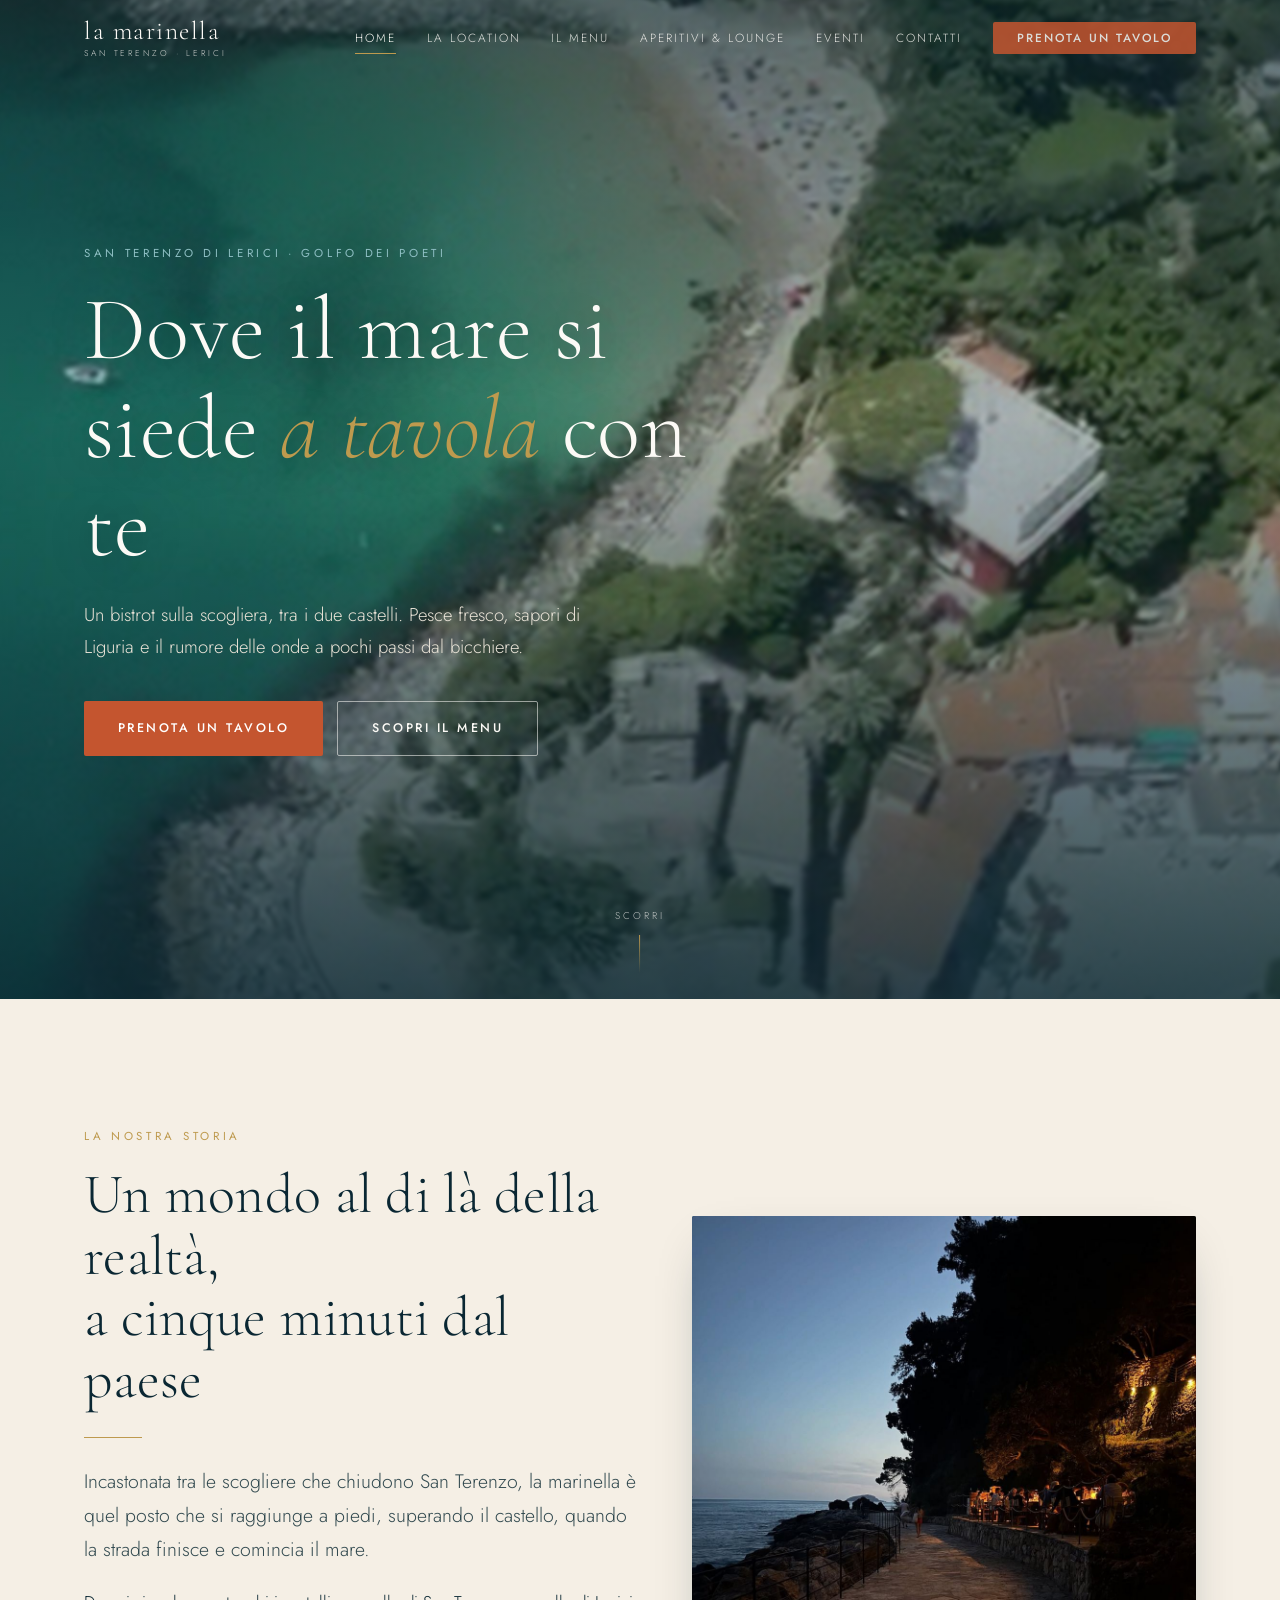
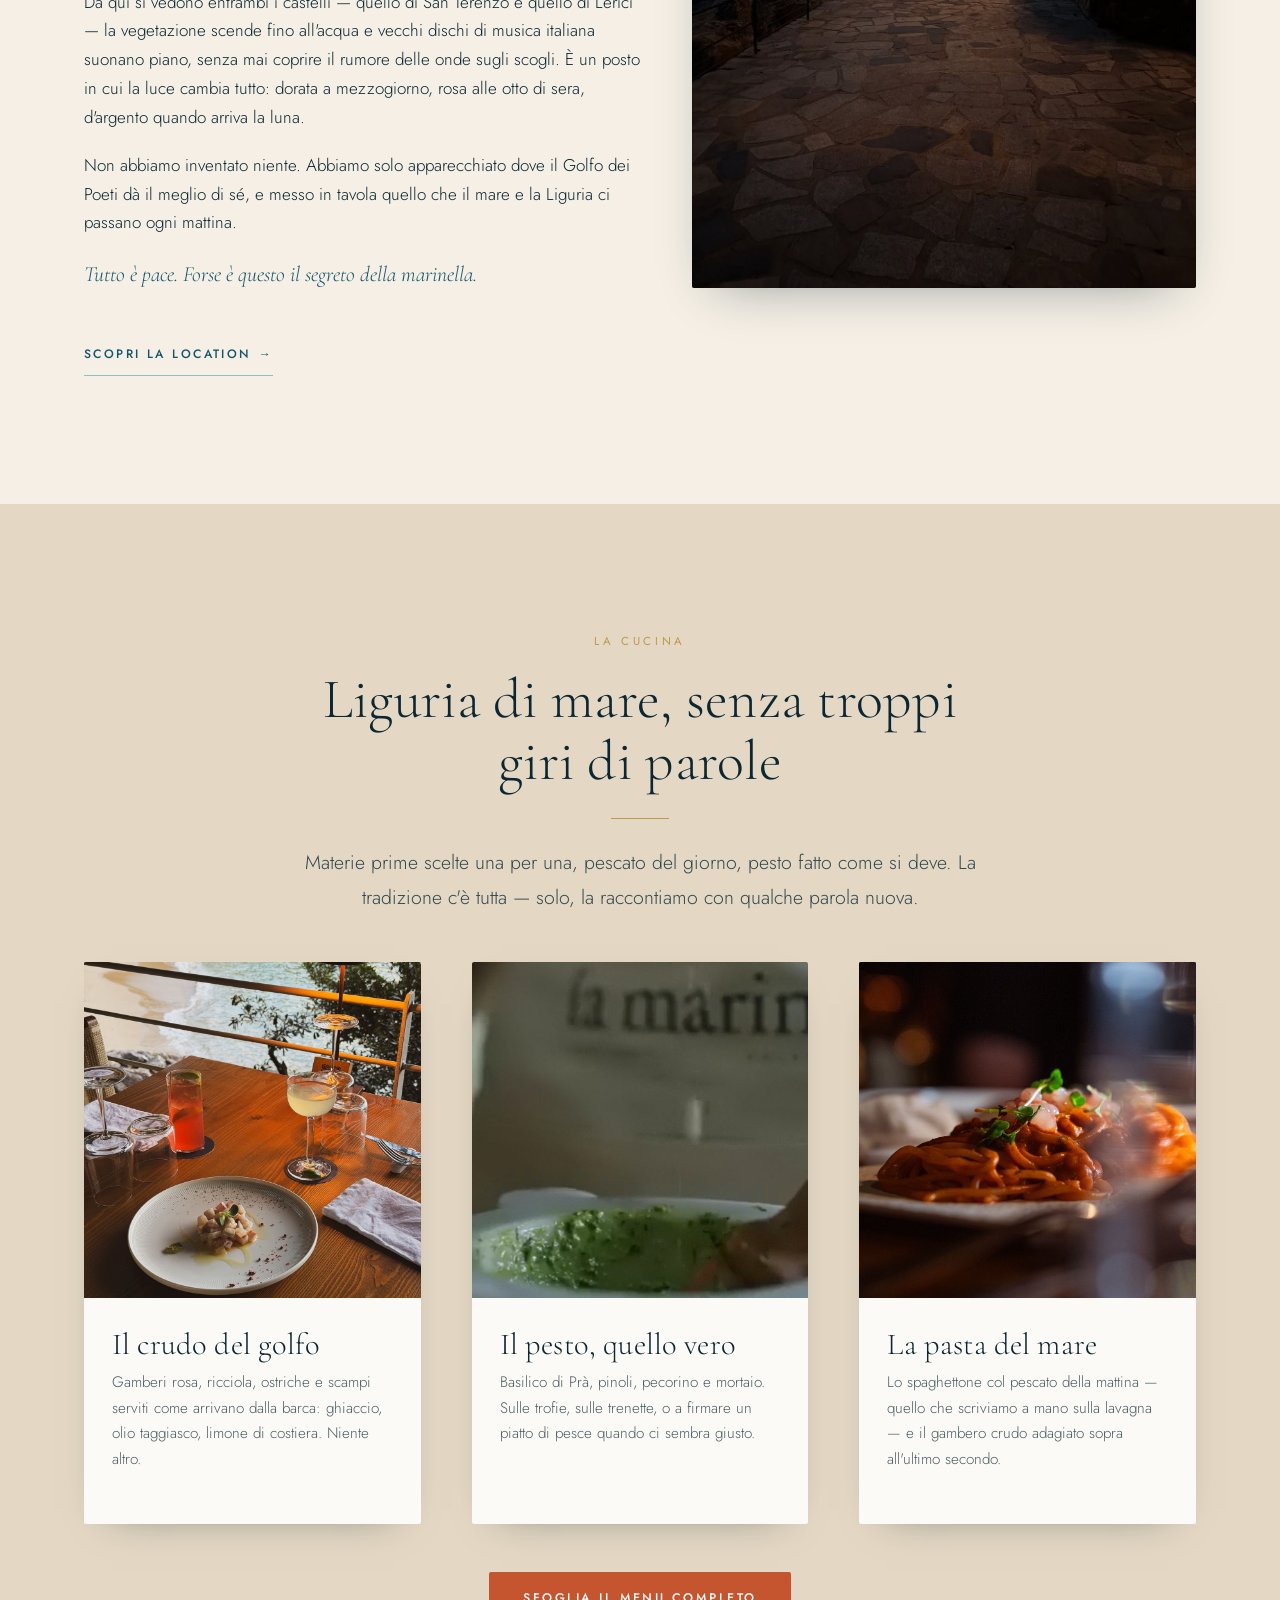
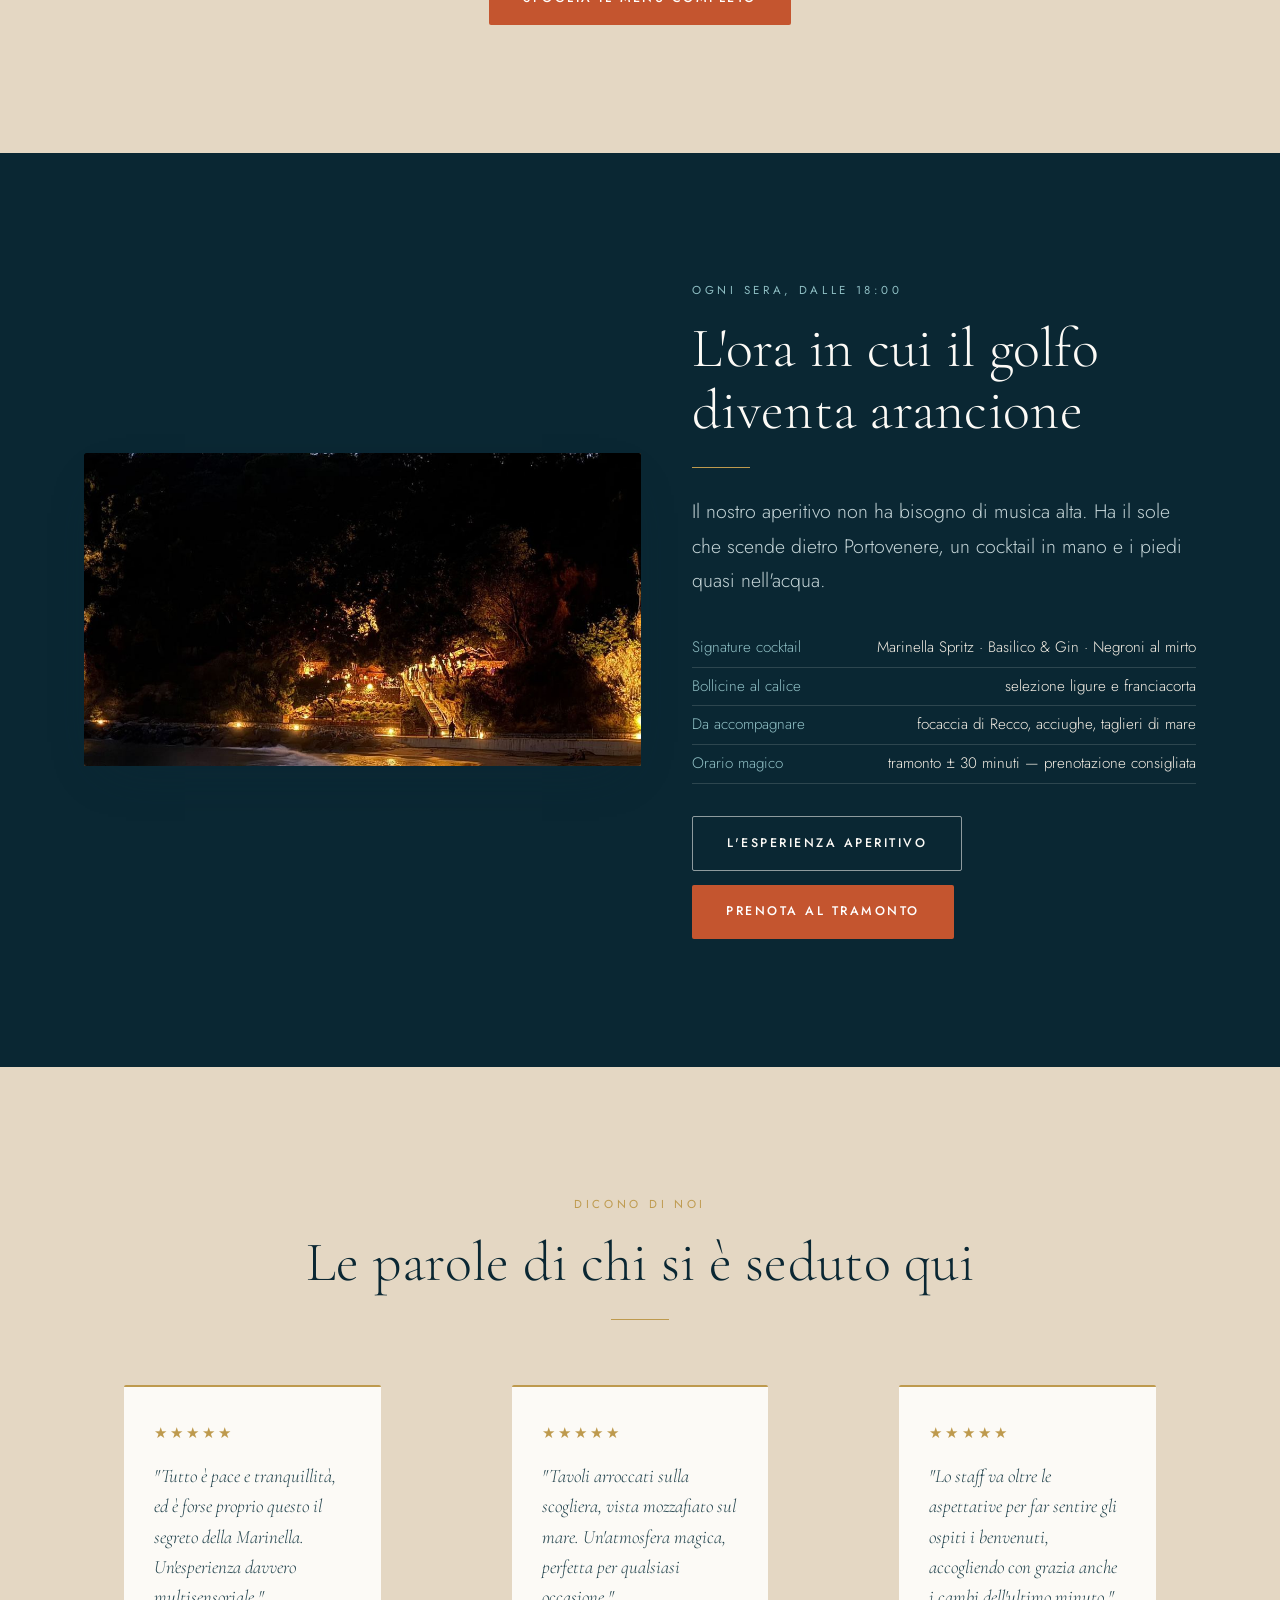
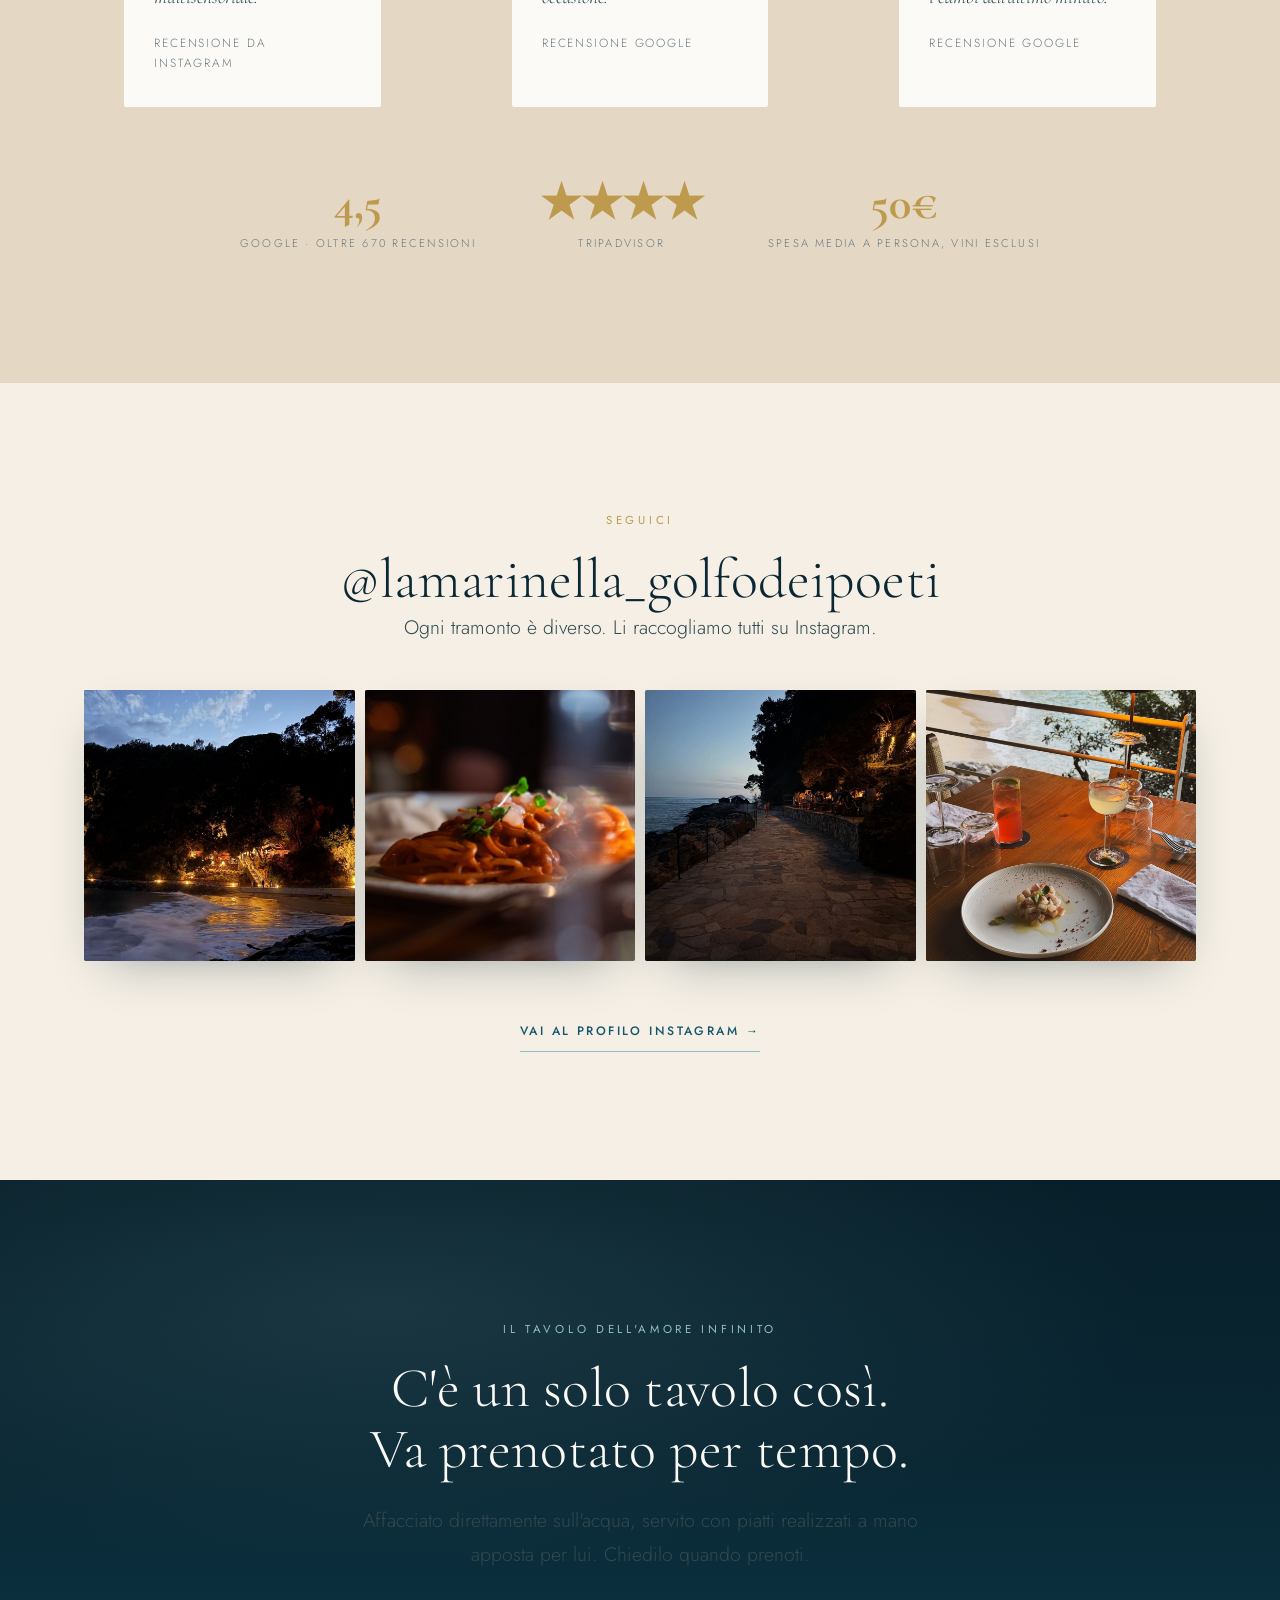
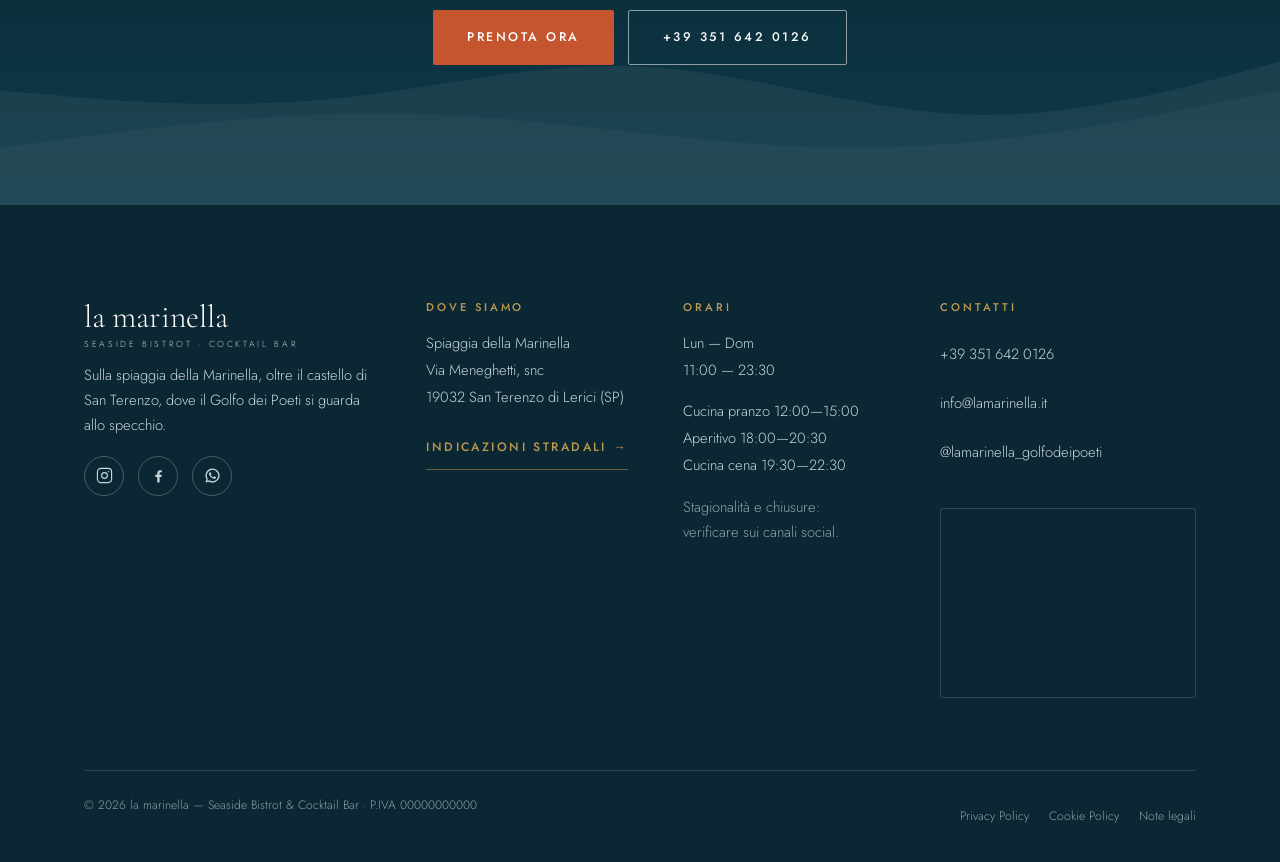
<file: la-marinella/index.html>
<!DOCTYPE html>
<html lang="it">
<head>
<meta charset="UTF-8">
<meta name="viewport" content="width=device-width, initial-scale=1">
<title>la marinella | Seaside Bistrot & Cocktail Bar — San Terenzo di Lerici</title>
<meta name="description" content="Ristorante e cocktail bar sulla spiaggia della Marinella a San Terenzo di Lerici. Pesce fresco, cucina ligure, aperitivi al tramonto con vista sul Golfo dei Poeti. Prenota il tuo tavolo.">
<meta name="author" content="la marinella — San Terenzo di Lerici">
<meta name="robots" content="index, follow">
<link rel="canonical" href="https://www.lamarinella.it/">

<!-- Open Graph / social -->
<meta property="og:type" content="restaurant">
<meta property="og:locale" content="it_IT">
<meta property="og:site_name" content="la marinella | Seaside Bistrot &amp; Cocktail Bar">
<meta property="og:title" content="la marinella | Seaside Bistrot & Cocktail Bar — San Terenzo di Lerici">
<meta property="og:description" content="Ristorante e cocktail bar sulla spiaggia della Marinella a San Terenzo di Lerici. Pesce fresco, cucina ligure, aperitivi al tramonto con vista sul Golfo dei Poeti. Prenota il tuo tavolo.">
<meta property="og:url" content="https://www.lamarinella.it/">
<meta name="twitter:card" content="summary_large_image">

<!-- Tipografia -->
<link rel="preconnect" href="https://fonts.googleapis.com">
<link rel="preconnect" href="https://fonts.gstatic.com" crossorigin>
<link href="https://fonts.googleapis.com/css2?family=Cormorant+Garamond:ital,wght@0,300;0,400;0,500;1,300;1,400&family=Jost:wght@300;400;500&display=swap" rel="stylesheet">
<link rel="preload" as="image" href="assets/video/hero-poster.jpg" fetchpriority="high">
<link rel="stylesheet" href="assets/style.css">
<link rel="icon" href="data:image/svg+xml,<svg xmlns='http://www.w3.org/2000/svg' viewBox='0 0 100 100'><rect width='100' height='100' fill='%230A2733'/><text y='72' x='50' text-anchor='middle' font-size='62' font-family='Georgia,serif' fill='%23BE9A4E'>m</text></svg>">
</head>
<body>
<header class="nav nav--trasparente">
  <div class="wrap nav__inner">
    <a href="index.html" class="nav__logo" aria-label="la marinella — torna alla home">la marinella<small>San Terenzo · Lerici</small></a>
    <nav class="nav__menu" aria-label="Navigazione principale">
      <a href="index.html" aria-current="page">Home</a>
      <a href="location.html">La Location</a>
      <a href="menu.html">Il Menu</a>
      <a href="aperitivi.html">Aperitivi & Lounge</a>
      <a href="eventi.html">Eventi</a>
      <a href="contatti.html">Contatti</a>
      <a href="https://wa.me/393516420126?text=Buongiorno%20la%20marinella%2C%20vorrei%20prenotare%20un%20tavolo." target="_blank" rel="noopener" class="btn btn--primario nav__cta">Prenota un tavolo</a>
    </nav>
    <button class="burger" aria-label="Apri il menu" aria-expanded="false"><span></span><span></span><span></span></button>
  </div>
</header>

<!-- ===================== HERO ===================== -->
<section class="hero">
  <div class="hero__sfondo">
    <div class="scena">
      <div class="scena__sole"></div>
      <div class="scena__riflesso"></div>
      <div class="scena__onde"><svg viewBox="0 0 1440 320" preserveAspectRatio="none" aria-hidden="true">
<path fill="rgba(252,250,246,.28)" d="M0,192L60,197C120,203,240,213,360,202.7C480,192,600,160,720,165.3C840,171,960,213,1080,218.7C1200,224,1320,192,1380,176L1440,160L1440,320L0,320Z"></path>
<path fill="rgba(252,250,246,.18)" d="M0,256L80,245.3C160,235,320,213,480,218.7C640,224,800,256,960,256C1120,256,1280,224,1360,208L1440,192L1440,320L0,320Z"></path>
</svg></div>
    </div>
    <!-- Video di sfondo. Se il file manca o il browser non lo riproduce,
         resta visibile il poster e, sotto, la scena in CSS: non si rompe mai. -->
    <video class="hero__video" autoplay muted loop playsinline preload="auto"
           poster="assets/video/hero-poster.jpg" aria-hidden="true"
           disablepictureinpicture onerror="this.remove()">
      <source src="assets/video/hero-marinella.mp4" type="video/mp4">
    </video>
  </div>
  <div class="hero__velo"></div>
  <div class="wrap hero__contenuto">
    <span class="eyebrow eyebrow--chiaro">San Terenzo di Lerici · Golfo dei Poeti</span>
    <h1>Dove il mare si siede <em>a tavola</em> con te</h1>
    <p class="hero__sub">Un bistrot sulla scogliera, tra i due castelli. Pesce fresco, sapori di Liguria
    e il rumore delle onde a pochi passi dal bicchiere.</p>
    <div class="hero__azioni">
      <a href="https://wa.me/393516420126?text=Buongiorno%20la%20marinella%2C%20vorrei%20prenotare%20un%20tavolo." target="_blank" rel="noopener" class="btn btn--primario">Prenota un tavolo</a>
      <a href="menu.html" class="btn btn--chiaro">Scopri il menu</a>
    </div>
  </div>
  <div class="hero__scroll">Scorri</div>
</section>

<!-- ===================== STORYTELLING ===================== -->
<section>
  <div class="wrap griglia g-2-asim">
    <div class="rivela">
      <span class="eyebrow">La nostra storia</span>
      <h2>Un mondo al di là della realtà,<br>a cinque minuti dal paese</h2>
      <div class="filetto"></div>
      <p class="lead">Incastonata tra le scogliere che chiudono San Terenzo, la marinella è quel posto
      che si raggiunge a piedi, superando il castello, quando la strada finisce e comincia il mare.</p>
      <p>Da qui si vedono entrambi i castelli — quello di San Terenzo e quello di Lerici — la vegetazione
      scende fino all'acqua e vecchi dischi di musica italiana suonano piano, senza mai coprire il rumore
      delle onde sugli scogli. È un posto in cui la luce cambia tutto: dorata a mezzogiorno, rosa alle
      otto di sera, d'argento quando arriva la luna.</p>
      <p>Non abbiamo inventato niente. Abbiamo solo apparecchiato dove il Golfo dei Poeti dà il meglio
      di sé, e messo in tavola quello che il mare e la Liguria ci passano ogni mattina.</p>
      <p class="firma">Tutto è pace. Forse è questo il segreto della marinella.</p>
      <a href="location.html" class="link-freccia mt-1">Scopri la location →</a>
    </div>
    <div class="rivela">
      <div class="foto foto--alta foto--tramonto" data-nota="Foto · I tavoli sulla scogliera al crepuscolo"><img src="assets/img/passeggiata.jpg" alt="I tavoli illuminati sulla scogliera, lungo la passeggiata al crepuscolo" decoding="async" fetchpriority="high" onload="this.classList.add('caricata')" onerror="this.closest('.foto').classList.remove('foto--carica');this.remove()"></div>
    </div>
  </div>
</section>

<!-- ===================== CUCINA & MENU ===================== -->
<section class="sezione--sabbia">
  <div class="wrap">
    <div class="centro rivela" style="max-width:720px;margin-inline:auto">
      <span class="eyebrow">La cucina</span>
      <h2>Liguria di mare, senza troppi giri di parole</h2>
      <div class="filetto"></div>
      <p class="lead">Materie prime scelte una per una, pescato del giorno, pesto fatto come si deve.
      La tradizione c'è tutta — solo, la raccontiamo con qualche parola nuova.</p>
    </div>

    <div class="griglia g-3 mt-3">
      <article class="card rivela">
        <div class="foto foto--quadra" data-nota="Foto · Tartare di pesce con vista"><img src="assets/img/tartare.jpg" alt="Tartare di pesce servita in terrazza, con la spiaggia sotto" decoding="async" onload="this.classList.add('caricata')" onerror="this.closest('.foto').classList.remove('foto--carica');this.remove()"></div>
        <div class="card__corpo">
          <h3>Il crudo del golfo</h3>
          <p>Gamberi rosa, ricciola, ostriche e scampi serviti come arrivano dalla barca:
          ghiaccio, olio taggiasco, limone di costiera. Niente altro.</p>
        </div>
      </article>
      <article class="card rivela">
        <div class="foto foto--quadra foto--sabbia"><video muted loop playsinline preload="metadata" poster="assets/video/pesto-poster.jpg" aria-label="Il pesto lavorato al mortaio alla marinella" disablepictureinpicture onerror="this.remove()"><source src="assets/video/pesto.mp4" type="video/mp4"></video></div>
        <div class="card__corpo">
          <h3>Il pesto, quello vero</h3>
          <p>Basilico di Prà, pinoli, pecorino e mortaio. Sulle trofie, sulle trenette,
          o a firmare un piatto di pesce quando ci sembra giusto.</p>
        </div>
      </article>
      <article class="card rivela">
        <div class="foto foto--quadra foto--notte" data-nota="Foto · La pasta del mare"><img src="assets/img/pasta-del-mare.jpg" alt="Spaghettone del mare con gambero crudo e germogli" decoding="async" onload="this.classList.add('caricata')" onerror="this.closest('.foto').classList.remove('foto--carica');this.remove()"></div>
        <div class="card__corpo">
          <h3>La pasta del mare</h3>
          <p>Lo spaghettone col pescato della mattina — quello che scriviamo a mano sulla
          lavagna — e il gambero crudo adagiato sopra all'ultimo secondo.</p>
        </div>
      </article>
    </div>

    <div class="centro mt-3 rivela">
      <a href="menu.html" class="btn btn--primario">Sfoglia il menu completo</a>
    </div>
  </div>
</section>

<!-- ===================== APERITIVO AL TRAMONTO ===================== -->
<section class="sezione--scura">
  <div class="wrap griglia g-2-asim">
    <div class="rivela">
      <div class="foto foto--larga foto--tramonto" data-nota="Foto · La cala all'ora blu"><img src="assets/img/cala-di-notte.jpg" alt="La marinella illuminata sulla cala all'ora blu" decoding="async" onload="this.classList.add('caricata')" onerror="this.closest('.foto').classList.remove('foto--carica');this.remove()"></div>
    </div>
    <div class="rivela">
      <span class="eyebrow eyebrow--chiaro">Ogni sera, dalle 18:00</span>
      <h2>L'ora in cui il golfo<br>diventa arancione</h2>
      <div class="filetto"></div>
      <p class="lead">Il nostro aperitivo non ha bisogno di musica alta. Ha il sole che scende dietro
      Portovenere, un cocktail in mano e i piedi quasi nell'acqua.</p>
      <ul class="info-lista mt-2">
        <li><span>Signature cocktail</span><span>Marinella Spritz · Basilico &amp; Gin · Negroni al mirto</span></li>
        <li><span>Bollicine al calice</span><span>selezione ligure e franciacorta</span></li>
        <li><span>Da accompagnare</span><span>focaccia di Recco, acciughe, taglieri di mare</span></li>
        <li><span>Orario magico</span><span>tramonto ± 30 minuti — prenotazione consigliata</span></li>
      </ul>
      <div class="hero__azioni" style="margin-top:2rem">
        <a href="aperitivi.html" class="btn btn--chiaro">L'esperienza aperitivo</a>
        <a href="https://wa.me/393516420126?text=Buongiorno%20la%20marinella%2C%20vorrei%20prenotare%20un%20tavolo." target="_blank" rel="noopener" class="btn btn--primario">Prenota al tramonto</a>
      </div>
    </div>
  </div>
</section>

<!-- ===================== RECENSIONI ===================== -->
<section class="sezione--sabbia">
  <div class="wrap">
    <div class="centro rivela">
      <span class="eyebrow">Dicono di noi</span>
      <h2>Le parole di chi si è seduto qui</h2>
      <div class="filetto"></div>
    </div>
    <div class="griglia g-3 mt-3">
      <blockquote class="recensione rivela">
        <div class="stelle">★★★★★</div>
        <p>"Tutto è pace e tranquillità, ed è forse proprio questo il segreto della Marinella.
        Un'esperienza davvero multisensoriale."</p>
        <footer>Recensione da Instagram</footer>
      </blockquote>
      <blockquote class="recensione rivela">
        <div class="stelle">★★★★★</div>
        <p>"Tavoli arroccati sulla scogliera, vista mozzafiato sul mare. Un'atmosfera magica,
        perfetta per qualsiasi occasione."</p>
        <footer>Recensione Google</footer>
      </blockquote>
      <blockquote class="recensione rivela">
        <div class="stelle">★★★★★</div>
        <p>"Lo staff va oltre le aspettative per far sentire gli ospiti i benvenuti,
        accogliendo con grazia anche i cambi dell'ultimo minuto."</p>
        <footer>Recensione Google</footer>
      </blockquote>
    </div>
    <div class="punteggi rivela">
      <div class="punteggio"><strong>4,5</strong><span>Google · oltre 670 recensioni</span></div>
      <div class="punteggio"><strong>★★★★</strong><span>Tripadvisor</span></div>
      <div class="punteggio"><strong>50€</strong><span>spesa media a persona, vini esclusi</span></div>
    </div>
  </div>
</section>

<!-- ===================== INSTAGRAM ===================== -->
<section>
  <div class="wrap">
    <div class="centro rivela" style="margin-bottom:46px">
      <span class="eyebrow">Seguici</span>
      <h2>@lamarinella_golfodeipoeti</h2>
      <p class="lead" style="max-width:56ch;margin-inline:auto">Ogni tramonto è diverso.
      Li raccogliamo tutti su Instagram.</p>
    </div>
    <!-- Sostituire con il widget del feed reale (es. LightWidget / Elfsight) -->
    <div class="ig-griglia rivela">
      <a href="https://www.instagram.com/lamarinella_golfodeipoeti/" target="_blank" rel="noopener" class="foto foto--tramonto" data-nota="IG · la cala di notte"><img src="assets/img/cala-di-notte.jpg" alt="La cala della Marinella illuminata di notte" decoding="async" onload="this.classList.add('caricata')" onerror="this.closest('.foto').classList.remove('foto--carica');this.remove()"></a>
      <a href="https://www.instagram.com/lamarinella_golfodeipoeti/" target="_blank" rel="noopener" class="foto" data-nota="IG · la pasta del mare"><img src="assets/img/pasta-del-mare.jpg" alt="Lo spaghettone del mare della marinella" decoding="async" onload="this.classList.add('caricata')" onerror="this.closest('.foto').classList.remove('foto--carica');this.remove()"></a>
      <a href="https://www.instagram.com/lamarinella_golfodeipoeti/" target="_blank" rel="noopener" class="foto foto--sabbia" data-nota="IG · la passeggiata"><img src="assets/img/passeggiata.jpg" alt="La passeggiata e i tavoli al crepuscolo" decoding="async" onload="this.classList.add('caricata')" onerror="this.closest('.foto').classList.remove('foto--carica');this.remove()"></a>
      <a href="https://www.instagram.com/lamarinella_golfodeipoeti/" target="_blank" rel="noopener" class="foto foto--notte" data-nota="IG · tartare e cocktail"><img src="assets/img/tartare.jpg" alt="Tartare e cocktail con vista sulla spiaggia" decoding="async" onload="this.classList.add('caricata')" onerror="this.closest('.foto').classList.remove('foto--carica');this.remove()"></a>
    </div>
    <div class="centro mt-3 rivela">
      <a href="https://www.instagram.com/lamarinella_golfodeipoeti/" target="_blank" rel="noopener" class="link-freccia">Vai al profilo Instagram →</a>
    </div>
  </div>
</section>

<!-- ===================== BANDA CTA ===================== -->
<section class="banda">
  <div class="scena scena--notte"><div class="scena__onde"><svg viewBox="0 0 1440 320" preserveAspectRatio="none" aria-hidden="true">
<path fill="rgba(252,250,246,.28)" d="M0,192L60,197C120,203,240,213,360,202.7C480,192,600,160,720,165.3C840,171,960,213,1080,218.7C1200,224,1320,192,1380,176L1440,160L1440,320L0,320Z"></path>
<path fill="rgba(252,250,246,.18)" d="M0,256L80,245.3C160,235,320,213,480,218.7C640,224,800,256,960,256C1120,256,1280,224,1360,208L1440,192L1440,320L0,320Z"></path>
</svg></div></div>
  <div class="banda__velo"></div>
  <div class="wrap">
    <span class="eyebrow eyebrow--chiaro">Il tavolo dell'amore infinito</span>
    <h2>C'è un solo tavolo così.<br>Va prenotato per tempo.</h2>
    <p class="lead" style="max-width:52ch;margin:1.4rem auto 2.2rem">Affacciato direttamente sull'acqua,
    servito con piatti realizzati a mano apposta per lui. Chiedilo quando prenoti.</p>
    <div class="hero__azioni" style="justify-content:center">
      <a href="https://wa.me/393516420126?text=Buongiorno%20la%20marinella%2C%20vorrei%20prenotare%20un%20tavolo." target="_blank" rel="noopener" class="btn btn--primario">Prenota ora</a>
      <a href="tel:+393516420126" class="btn btn--chiaro">+39 351 642 0126</a>
    </div>
  </div>
</section>
<footer class="footer">
  <div class="wrap footer__griglia">
    <div>
      <div class="footer__logo">la marinella<small>Seaside Bistrot · Cocktail Bar</small></div>
      <p style="max-width:34ch">Sulla spiaggia della Marinella, oltre il castello di San Terenzo, dove il Golfo dei Poeti si guarda allo specchio.</p>
      <div class="social">
        <a href="https://www.instagram.com/lamarinella_golfodeipoeti/" target="_blank" rel="noopener" aria-label="Instagram">
          <svg viewBox="0 0 24 24" fill="none" stroke="currentColor" stroke-width="1.6"><rect x="2" y="2" width="20" height="20" rx="5"/><circle cx="12" cy="12" r="4"/><circle cx="17.5" cy="6.5" r="1" fill="currentColor" stroke="none"/></svg>
        </a>
        <a href="https://www.facebook.com/search/top?q=la%20marinella%20san%20terenzo" target="_blank" rel="noopener" aria-label="Facebook">
          <svg viewBox="0 0 24 24" fill="currentColor"><path d="M13.5 22v-8h2.7l.4-3.1h-3.1V8.9c0-.9.25-1.5 1.55-1.5h1.65V4.6c-.29-.04-1.27-.13-2.41-.13-2.38 0-4.01 1.45-4.01 4.13v2.3H7.5V14h2.78v8z"/></svg>
        </a>
        <a href="https://wa.me/393516420126" target="_blank" rel="noopener" aria-label="WhatsApp">
          <svg viewBox="0 0 24 24" fill="currentColor"><path d="M12 2a10 10 0 00-8.6 15.05L2 22l5.1-1.33A10 10 0 1012 2zm0 18.1a8.1 8.1 0 01-4.12-1.13l-.3-.18-3.03.79.81-2.95-.19-.3A8.1 8.1 0 1112 20.1zm4.45-6.06c-.24-.12-1.44-.71-1.66-.79s-.39-.12-.55.12-.63.79-.77.95-.28.18-.52.06a6.63 6.63 0 01-1.95-1.2 7.3 7.3 0 01-1.35-1.68c-.14-.24 0-.37.11-.49s.24-.28.36-.42a1.6 1.6 0 00.24-.4.44.44 0 000-.42c-.06-.12-.55-1.32-.75-1.81s-.4-.41-.55-.42h-.47a.9.9 0 00-.65.3 2.72 2.72 0 00-.85 2.03 4.74 4.74 0 001 2.5 10.85 10.85 0 004.15 3.67 13.9 13.9 0 001.39.51 3.33 3.33 0 001.53.1 2.5 2.5 0 001.64-1.16 2.03 2.03 0 00.14-1.16c-.06-.1-.22-.16-.46-.28z"/></svg>
        </a>
      </div>
    </div>
    <div>
      <h4>Dove siamo</h4>
      <ul>
        <li>Spiaggia della Marinella</li>
        <li>Via Meneghetti, snc</li>
        <li>19032 San Terenzo di Lerici (SP)</li>
        <li class="mt-1"><a href="https://www.google.com/maps/search/?api=1&query=Spiaggia+della+Marinella+San+Terenzo+Lerici" target="_blank" rel="noopener" class="link-freccia" style="color:var(--oro);border-color:rgba(190,154,78,.5)">Indicazioni stradali →</a></li>
      </ul>
    </div>
    <div>
      <h4>Orari</h4>
      <ul>
        <li>Lun — Dom</li>
        <li>11:00 — 23:30</li>
        <li class="mt-1">Cucina pranzo 12:00—15:00</li>
        <li>Aperitivo 18:00—20:30</li>
        <li>Cucina cena 19:30—22:30</li>
        <li class="mt-1" style="opacity:.7">Stagionalità e chiusure:<br>verificare sui canali social.</li>
      </ul>
    </div>
    <div>
      <h4>Contatti</h4>
      <ul>
        <li><a href="tel:+393516420126">+39 351 642 0126</a></li>
        <li><a href="mailto:info@lamarinella.it">info@lamarinella.it</a></li>
        <li><a href="https://www.instagram.com/lamarinella_golfodeipoeti/" target="_blank" rel="noopener">@lamarinella_golfodeipoeti</a></li>
      </ul>
      <div class="mappa mt-2">
        <iframe src="https://www.google.com/maps?q=Spiaggia+della+Marinella,+San+Terenzo,+Lerici+SP&output=embed" loading="lazy" referrerpolicy="no-referrer-when-downgrade" title="Mappa — la marinella, San Terenzo di Lerici"></iframe>
      </div>
    </div>
  </div>
  <div class="wrap">
    <div class="footer__coda">
      <span>© <span data-anno></span> la marinella — Seaside Bistrot &amp; Cocktail Bar · P.IVA 00000000000</span>
      <nav>
        <a href="#">Privacy Policy</a>
        <a href="#">Cookie Policy</a>
        <a href="#">Note legali</a>
      </nav>
    </div>
  </div>
</footer>

<div class="barra-mobile">
  <a href="index.html" class="barra-mobile__icona" aria-current="page" aria-label="Torna alla home"><svg viewBox="0 0 24 24" fill="none" stroke="currentColor" stroke-width="1.6" aria-hidden="true" style="width:17px;height:17px"><path d="M3 11l9-8 9 8"/><path d="M5 10v10h14V10"/></svg><span>Home</span></a>
  <a href="tel:+393516420126" class="barra-mobile__icona" aria-label="Chiama la marinella"><svg viewBox="0 0 24 24" fill="currentColor" aria-hidden="true" style="width:16px;height:16px"><path d="M6.6 10.8a15 15 0 006.6 6.6l2.2-2.2c.3-.3.7-.4 1-.2 1.1.4 2.3.6 3.6.6.6 0 1 .4 1 1V20c0 .6-.4 1-1 1A17 17 0 013 4c0-.6.4-1 1-1h3.5c.6 0 1 .4 1 1 0 1.3.2 2.5.6 3.6.1.3 0 .7-.2 1l-2.3 2.2z"/></svg><span>Chiama</span></a>
  <a href="https://wa.me/393516420126?text=Buongiorno%20la%20marinella%2C%20vorrei%20prenotare%20un%20tavolo." target="_blank" rel="noopener" class="btn btn--primario">Prenota</a>
</div>

<script src="assets/script.js"></script>
</body>
</html>
</file>
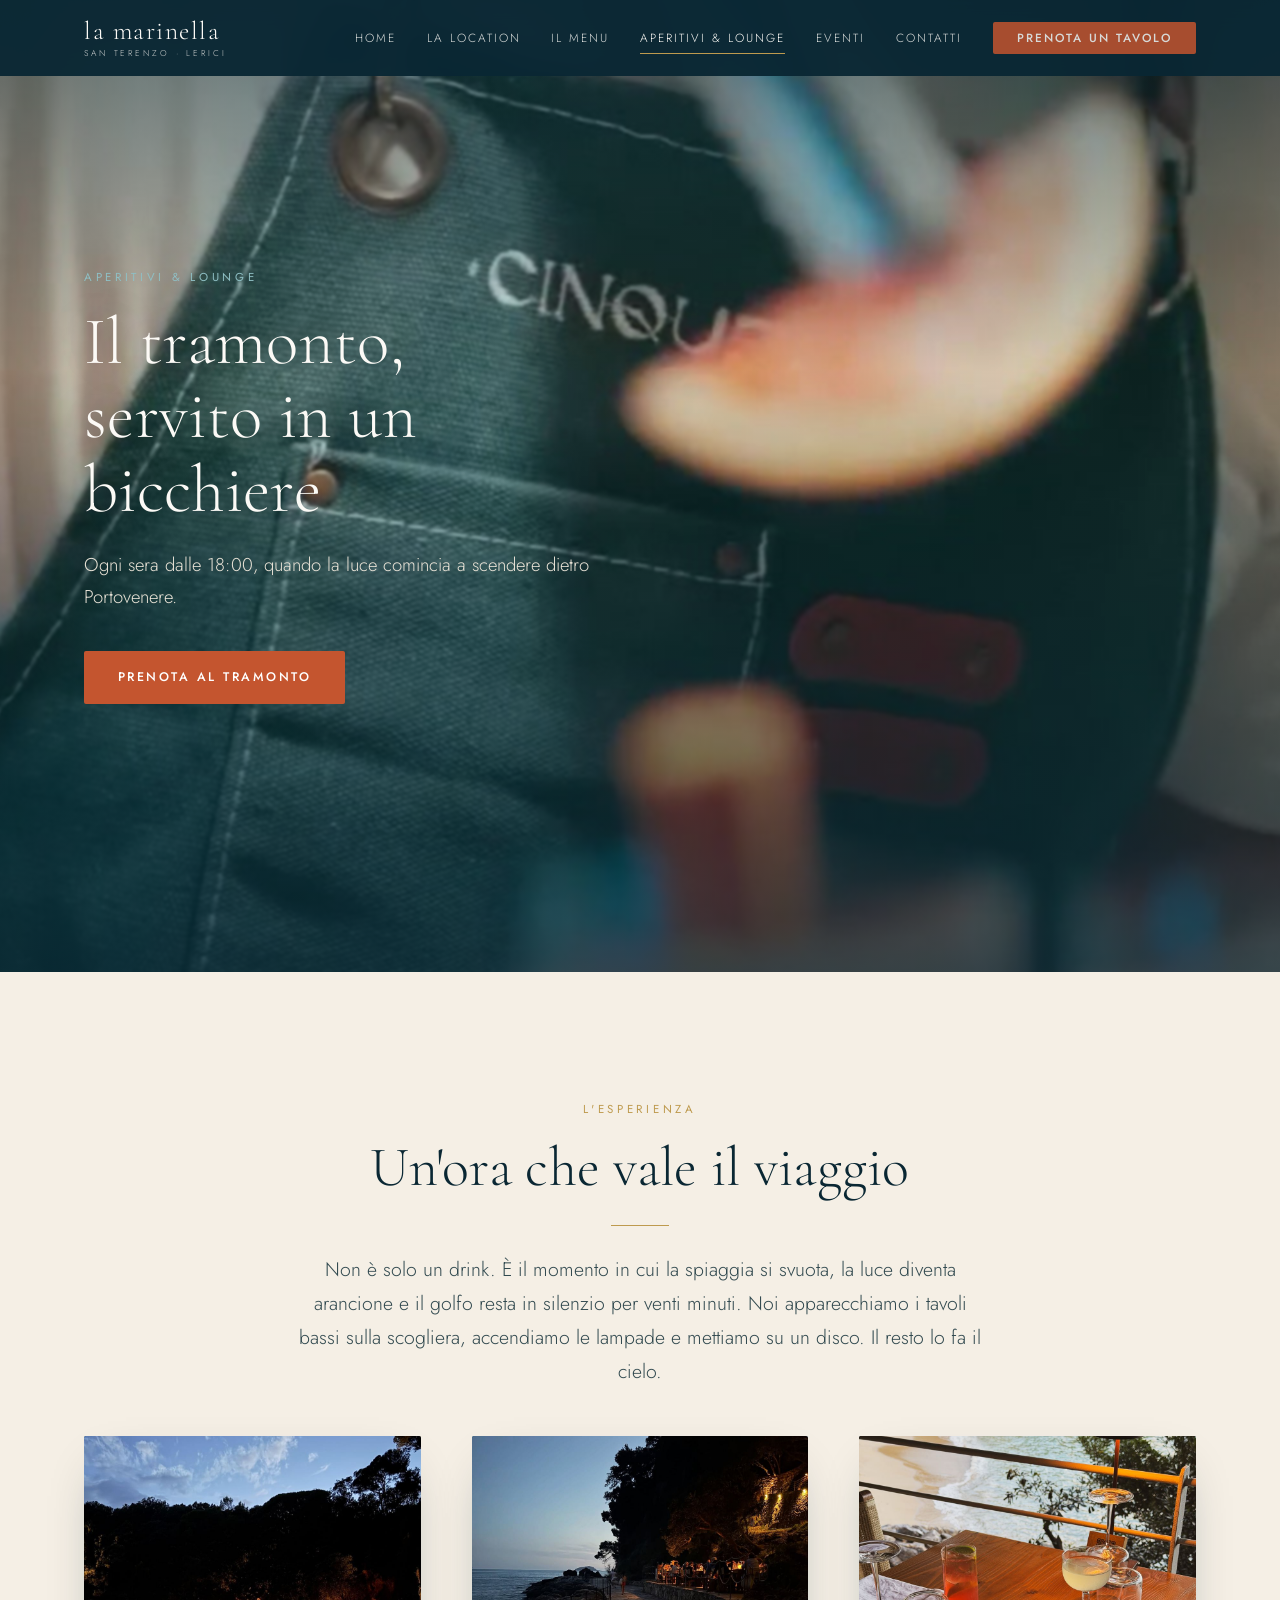
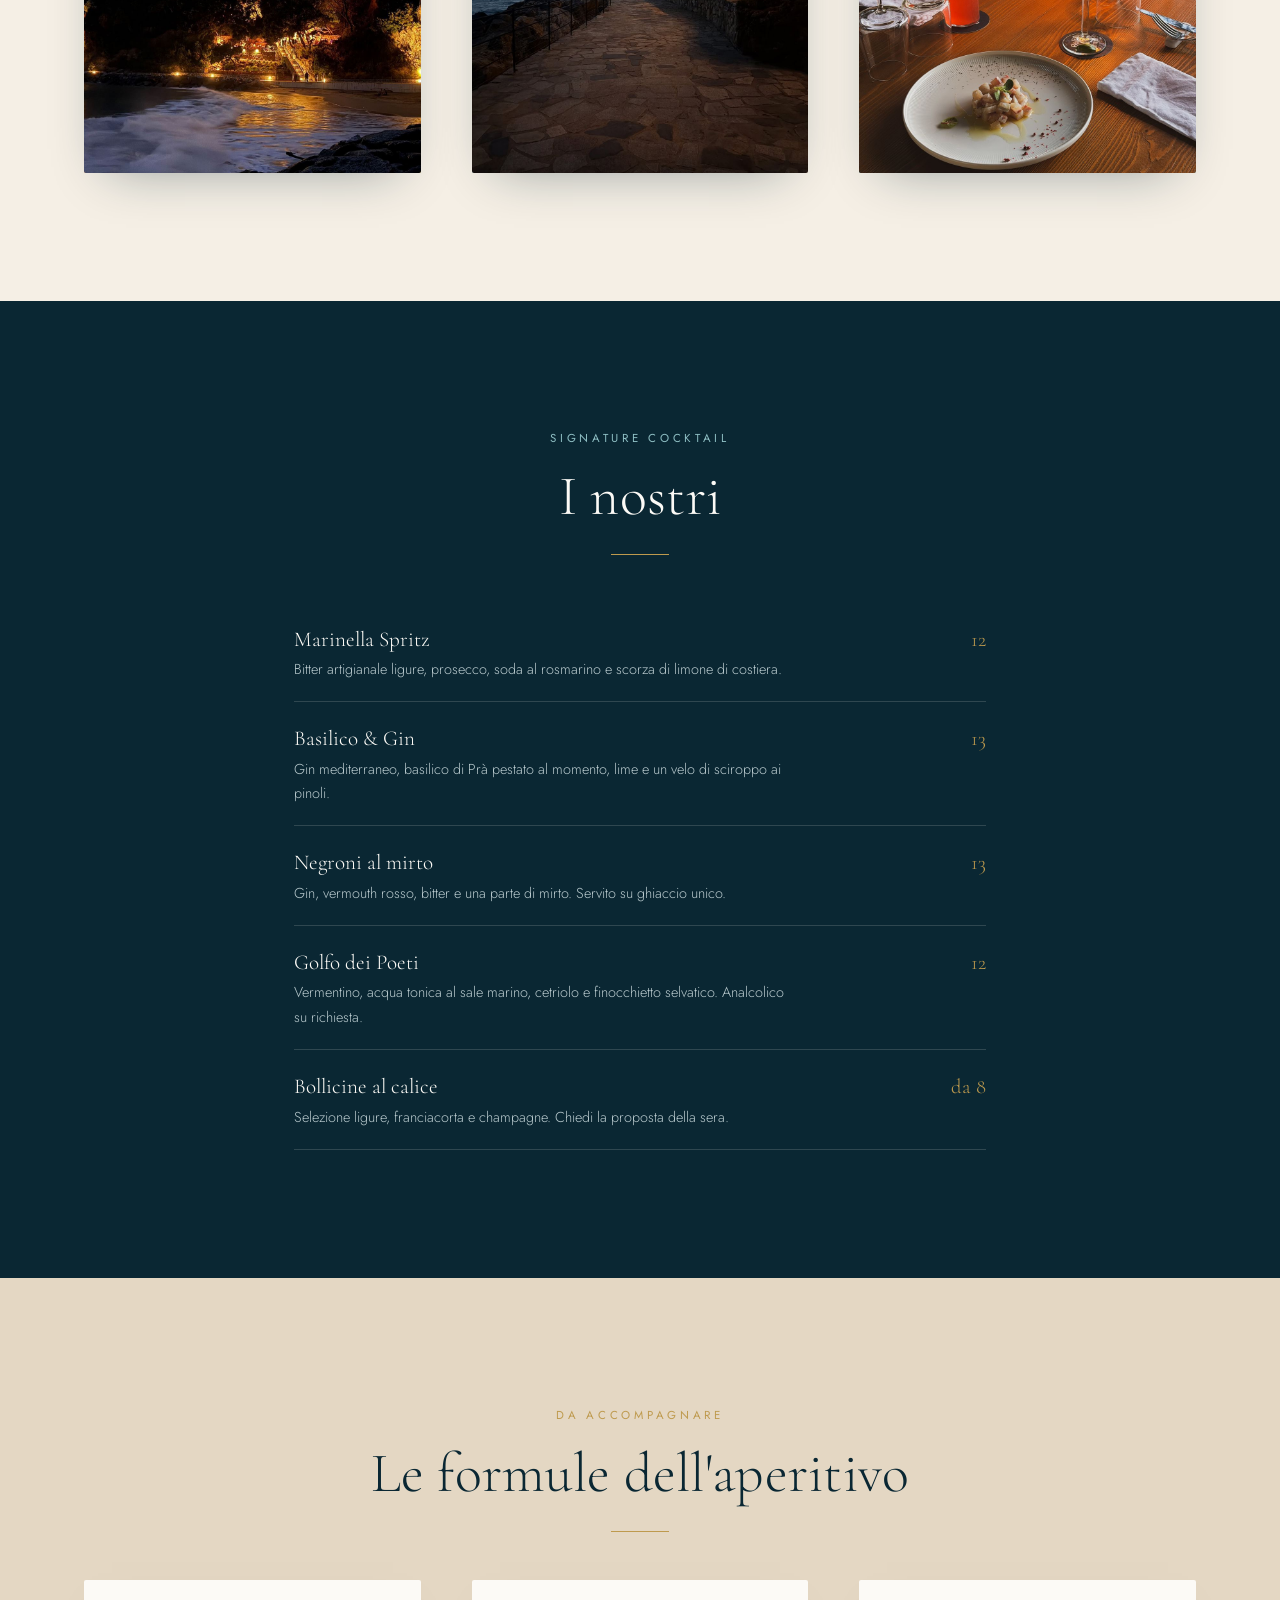
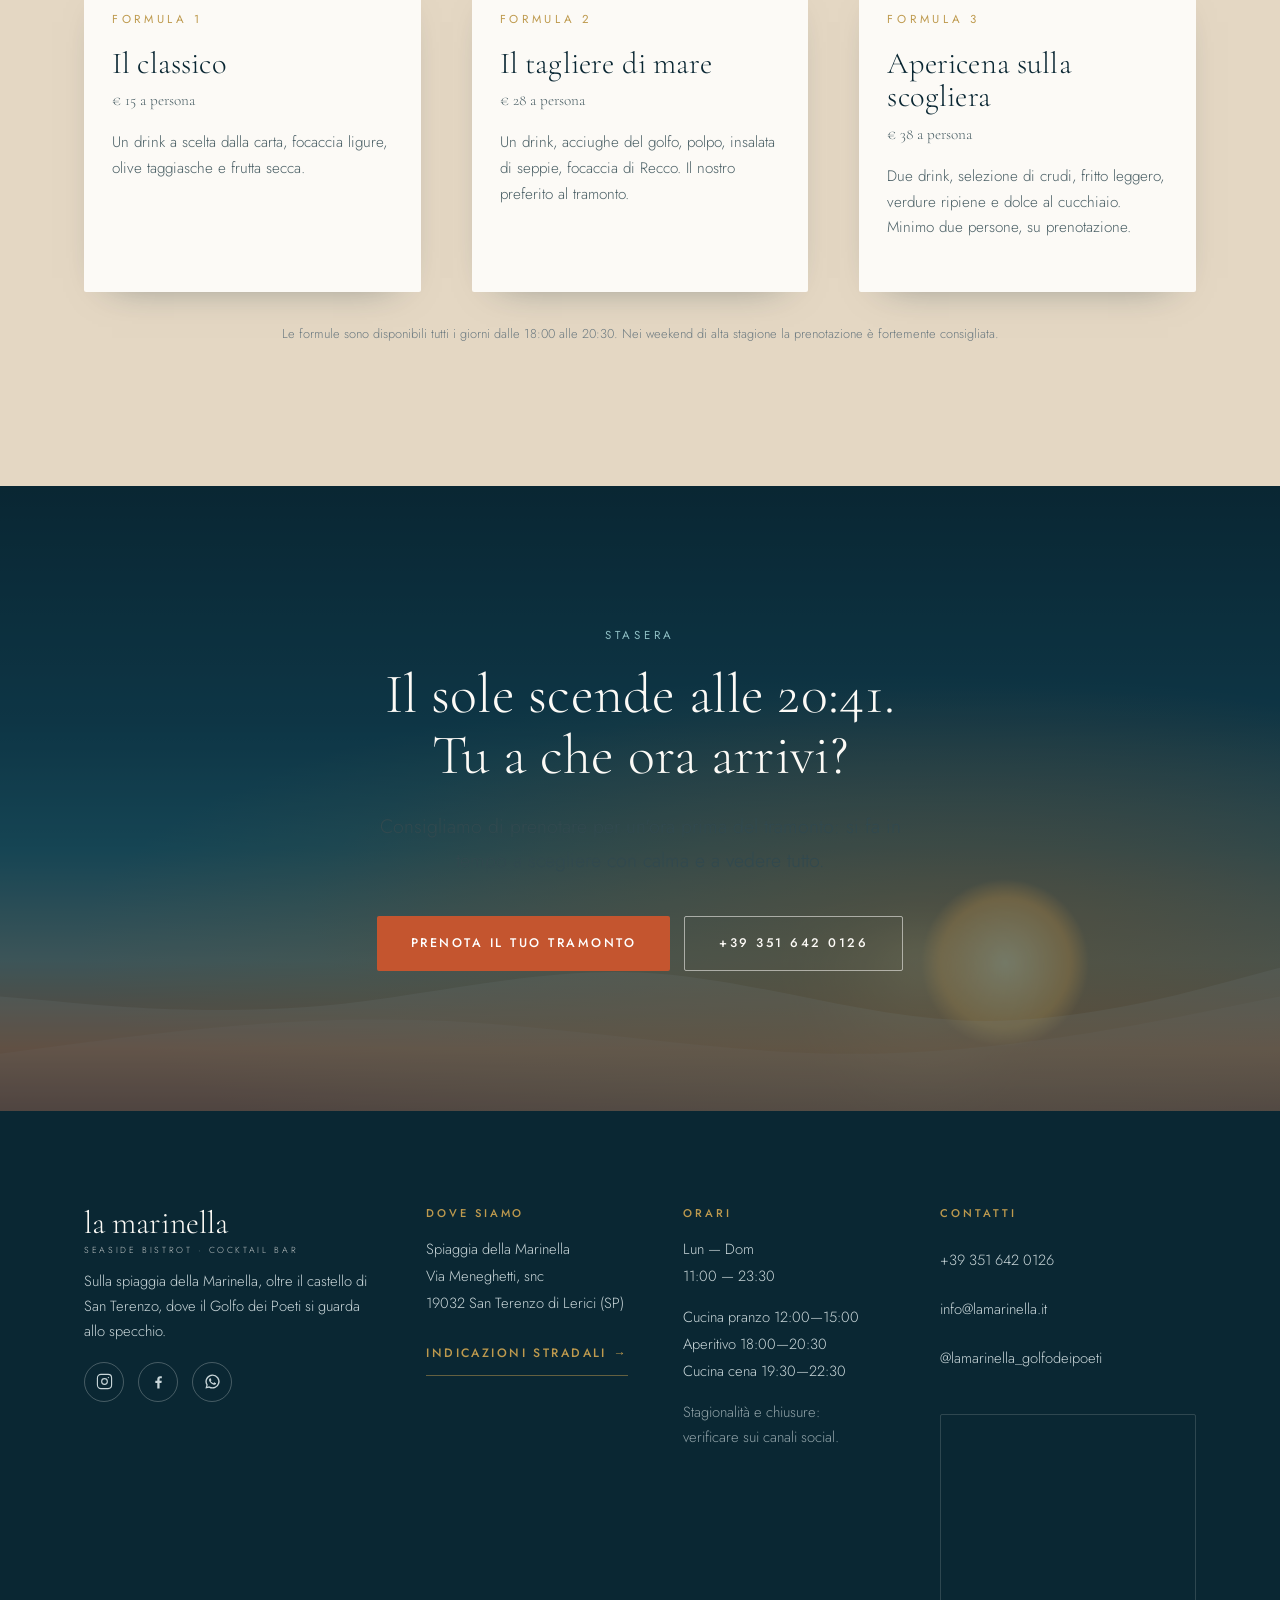
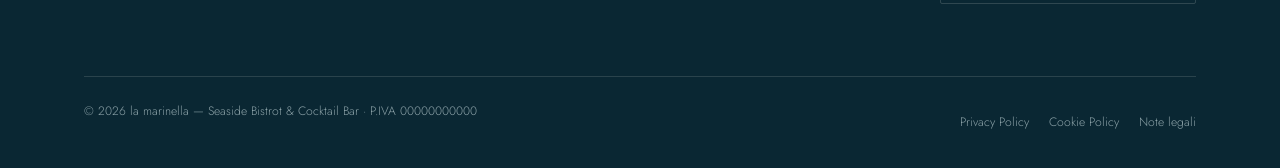
<file: la-marinella/aperitivi.html>
<!DOCTYPE html>
<html lang="it">
<head>
<meta charset="UTF-8">
<meta name="viewport" content="width=device-width, initial-scale=1">
<title>Aperitivi & Lounge — Aperitivo al tramonto sul mare | la marinella, Lerici</title>
<meta name="description" content="Aperitivo al tramonto con vista sul Golfo dei Poeti: cocktail d'autore, bollicine e taglieri di mare sulla spiaggia della Marinella, San Terenzo di Lerici.">
<meta name="author" content="la marinella — San Terenzo di Lerici">
<meta name="robots" content="index, follow">
<link rel="canonical" href="https://www.lamarinella.it/aperitivi.html">

<!-- Open Graph / social -->
<meta property="og:type" content="restaurant">
<meta property="og:locale" content="it_IT">
<meta property="og:site_name" content="la marinella | Seaside Bistrot &amp; Cocktail Bar">
<meta property="og:title" content="Aperitivi & Lounge — Aperitivo al tramonto sul mare | la marinella, Lerici">
<meta property="og:description" content="Aperitivo al tramonto con vista sul Golfo dei Poeti: cocktail d'autore, bollicine e taglieri di mare sulla spiaggia della Marinella, San Terenzo di Lerici.">
<meta property="og:url" content="https://www.lamarinella.it/aperitivi.html">
<meta name="twitter:card" content="summary_large_image">

<!-- Tipografia -->
<link rel="preconnect" href="https://fonts.googleapis.com">
<link rel="preconnect" href="https://fonts.gstatic.com" crossorigin>
<link href="https://fonts.googleapis.com/css2?family=Cormorant+Garamond:ital,wght@0,300;0,400;0,500;1,300;1,400&family=Jost:wght@300;400;500&display=swap" rel="stylesheet">
<link rel="preload" as="image" href="assets/video/serata-poster.jpg" fetchpriority="high">
<link rel="stylesheet" href="assets/style.css">
<link rel="icon" href="data:image/svg+xml,<svg xmlns='http://www.w3.org/2000/svg' viewBox='0 0 100 100'><rect width='100' height='100' fill='%230A2733'/><text y='72' x='50' text-anchor='middle' font-size='62' font-family='Georgia,serif' fill='%23BE9A4E'>m</text></svg>">
</head>
<body>
<header class="nav nav--interna">
  <div class="wrap nav__inner">
    <a href="index.html" class="nav__logo" aria-label="la marinella — torna alla home">la marinella<small>San Terenzo · Lerici</small></a>
    <nav class="nav__menu" aria-label="Navigazione principale">
      <a href="index.html">Home</a>
      <a href="location.html">La Location</a>
      <a href="menu.html">Il Menu</a>
      <a href="aperitivi.html" aria-current="page">Aperitivi & Lounge</a>
      <a href="eventi.html">Eventi</a>
      <a href="contatti.html">Contatti</a>
      <a href="https://wa.me/393516420126?text=Buongiorno%20la%20marinella%2C%20vorrei%20prenotare%20un%20tavolo." target="_blank" rel="noopener" class="btn btn--primario nav__cta">Prenota un tavolo</a>
    </nav>
    <button class="burger" aria-label="Apri il menu" aria-expanded="false"><span></span><span></span><span></span></button>
  </div>
</header>

<section class="hero hero--interno">
  <div class="hero__sfondo"><div class="scena"><div class="scena__sole"></div><div class="scena__riflesso"></div><div class="scena__onde"><svg viewBox="0 0 1440 320" preserveAspectRatio="none" aria-hidden="true">
<path fill="rgba(252,250,246,.28)" d="M0,192L60,197C120,203,240,213,360,202.7C480,192,600,160,720,165.3C840,171,960,213,1080,218.7C1200,224,1320,192,1380,176L1440,160L1440,320L0,320Z"></path>
<path fill="rgba(252,250,246,.18)" d="M0,256L80,245.3C160,235,320,213,480,218.7C640,224,800,256,960,256C1120,256,1280,224,1360,208L1440,192L1440,320L0,320Z"></path>
</svg></div></div></div>
  <img class="hero__img" src="assets/img/tartare.jpg" alt="Tartare di pesce e cocktail sul tavolo affacciato sulla spiaggia" fetchpriority="high" decoding="async" onerror="this.remove()">
  <video class="hero__video" autoplay muted loop playsinline preload="auto"
         poster="assets/video/serata-poster.jpg" aria-hidden="true"
         disablepictureinpicture onerror="this.remove()">
    <source src="assets/video/serata.mp4" type="video/mp4">
  </video>
  <div class="hero__velo"></div>
  <div class="wrap hero__contenuto">
    <span class="eyebrow eyebrow--chiaro">Aperitivi &amp; Lounge</span>
    <h1>Il tramonto,<br>servito in un bicchiere</h1>
    <p class="hero__sub">Ogni sera dalle 18:00, quando la luce comincia a scendere dietro Portovenere.</p>
    <div class="hero__azioni">
      <a href="https://wa.me/393516420126?text=Buongiorno%20la%20marinella%2C%20vorrei%20prenotare%20un%20tavolo." target="_blank" rel="noopener" class="btn btn--primario">Prenota al tramonto</a>
    </div>
  </div>
</section>

<section>
  <div class="wrap wrap--stretto centro rivela">
    <span class="eyebrow">L'esperienza</span>
    <h2>Un'ora che vale il viaggio</h2>
    <div class="filetto"></div>
    <p class="lead">Non è solo un drink. È il momento in cui la spiaggia si svuota, la luce diventa
    arancione e il golfo resta in silenzio per venti minuti. Noi apparecchiamo i tavoli bassi sulla
    scogliera, accendiamo le lampade e mettiamo su un disco. Il resto lo fa il cielo.</p>
  </div>
  <div class="wrap griglia g-3 mt-3">
    <div class="rivela"><div class="foto foto--quadra foto--tramonto"><img src="assets/img/cala-di-notte.jpg" alt="La cala della Marinella illuminata di sera" decoding="async" fetchpriority="high" onload="this.classList.add('caricata')" onerror="this.closest('.foto').classList.remove('foto--carica');this.remove()"></div></div>
    <div class="rivela"><div class="foto foto--quadra"><img src="assets/img/passeggiata.jpg" alt="I tavoli illuminati lungo la passeggiata al crepuscolo" decoding="async" onload="this.classList.add('caricata')" onerror="this.closest('.foto').classList.remove('foto--carica');this.remove()"></div></div>
    <div class="rivela"><div class="foto foto--quadra foto--notte"><img src="assets/img/tartare.jpg" alt="Tartare e cocktail sul tavolo affacciato sul mare" decoding="async" onload="this.classList.add('caricata')" onerror="this.closest('.foto').classList.remove('foto--carica');this.remove()"></div></div>
  </div>
</section>

<section class="sezione--scura">
  <div class="wrap wrap--stretto">
    <div class="centro rivela"><span class="eyebrow eyebrow--chiaro">Signature cocktail</span>
      <h2>I nostri</h2><div class="filetto"></div></div>
    <div class="mt-3">
      <div class="portata rivela" style="border-color:rgba(252,250,246,.15)">
        <div><div class="portata__nome" style="color:var(--bianco)">Marinella Spritz</div>
        <p class="portata__desc" style="color:#b8c9cd">Bitter artigianale ligure, prosecco, soda al rosmarino e scorza di limone di costiera.</p></div>
        <div class="portata__prezzo" style="color:var(--oro)">12</div>
      </div>
      <div class="portata rivela" style="border-color:rgba(252,250,246,.15)">
        <div><div class="portata__nome" style="color:var(--bianco)">Basilico &amp; Gin</div>
        <p class="portata__desc" style="color:#b8c9cd">Gin mediterraneo, basilico di Prà pestato al momento, lime e un velo di sciroppo ai pinoli.</p></div>
        <div class="portata__prezzo" style="color:var(--oro)">13</div>
      </div>
      <div class="portata rivela" style="border-color:rgba(252,250,246,.15)">
        <div><div class="portata__nome" style="color:var(--bianco)">Negroni al mirto</div>
        <p class="portata__desc" style="color:#b8c9cd">Gin, vermouth rosso, bitter e una parte di mirto. Servito su ghiaccio unico.</p></div>
        <div class="portata__prezzo" style="color:var(--oro)">13</div>
      </div>
      <div class="portata rivela" style="border-color:rgba(252,250,246,.15)">
        <div><div class="portata__nome" style="color:var(--bianco)">Golfo dei Poeti</div>
        <p class="portata__desc" style="color:#b8c9cd">Vermentino, acqua tonica al sale marino, cetriolo e finocchietto selvatico. Analcolico su richiesta.</p></div>
        <div class="portata__prezzo" style="color:var(--oro)">12</div>
      </div>
      <div class="portata rivela" style="border-color:rgba(252,250,246,.15)">
        <div><div class="portata__nome" style="color:var(--bianco)">Bollicine al calice</div>
        <p class="portata__desc" style="color:#b8c9cd">Selezione ligure, franciacorta e champagne. Chiedi la proposta della sera.</p></div>
        <div class="portata__prezzo" style="color:var(--oro)">da 8</div>
      </div>
    </div>
  </div>
</section>

<section class="sezione--sabbia">
  <div class="wrap">
    <div class="centro rivela"><span class="eyebrow">Da accompagnare</span>
      <h2>Le formule dell'aperitivo</h2><div class="filetto"></div></div>
    <div class="griglia g-3 mt-3">
      <article class="card rivela"><div class="card__corpo">
        <span class="eyebrow">Formula 1</span>
        <h3>Il classico</h3>
        <p class="portata__prezzo" style="margin:.4rem 0 1rem">€ 15 a persona</p>
        <p>Un drink a scelta dalla carta, focaccia ligure, olive taggiasche e frutta secca.</p>
      </div></article>
      <article class="card rivela"><div class="card__corpo">
        <span class="eyebrow">Formula 2</span>
        <h3>Il tagliere di mare</h3>
        <p class="portata__prezzo" style="margin:.4rem 0 1rem">€ 28 a persona</p>
        <p>Un drink, acciughe del golfo, polpo, insalata di seppie, focaccia di Recco.
        Il nostro preferito al tramonto.</p>
      </div></article>
      <article class="card rivela"><div class="card__corpo">
        <span class="eyebrow">Formula 3</span>
        <h3>Apericena sulla scogliera</h3>
        <p class="portata__prezzo" style="margin:.4rem 0 1rem">€ 38 a persona</p>
        <p>Due drink, selezione di crudi, fritto leggero, verdure ripiene e dolce al cucchiaio.
        Minimo due persone, su prenotazione.</p>
      </div></article>
    </div>
    <p class="centro nota-form mt-2">Le formule sono disponibili tutti i giorni dalle 18:00 alle 20:30.
    Nei weekend di alta stagione la prenotazione è fortemente consigliata.</p>
  </div>
</section>

<section class="banda">
  <div class="scena"><div class="scena__sole"></div><div class="scena__riflesso"></div><div class="scena__onde"><svg viewBox="0 0 1440 320" preserveAspectRatio="none" aria-hidden="true">
<path fill="rgba(252,250,246,.28)" d="M0,192L60,197C120,203,240,213,360,202.7C480,192,600,160,720,165.3C840,171,960,213,1080,218.7C1200,224,1320,192,1380,176L1440,160L1440,320L0,320Z"></path>
<path fill="rgba(252,250,246,.18)" d="M0,256L80,245.3C160,235,320,213,480,218.7C640,224,800,256,960,256C1120,256,1280,224,1360,208L1440,192L1440,320L0,320Z"></path>
</svg></div></div>
  <div class="banda__velo"></div>
  <div class="wrap">
    <span class="eyebrow eyebrow--chiaro">Stasera</span>
    <h2>Il sole scende alle 20:41.<br>Tu a che ora arrivi?</h2>
    <p class="lead" style="max-width:48ch;margin:1.4rem auto 2.2rem">Consigliamo di prenotare per un'ora
    prima del tramonto: si fa in tempo a scegliere con calma e a vedere tutto.</p>
    <div class="hero__azioni" style="justify-content:center">
      <a href="https://wa.me/393516420126?text=Buongiorno%20la%20marinella%2C%20vorrei%20prenotare%20un%20tavolo." target="_blank" rel="noopener" class="btn btn--primario">Prenota il tuo tramonto</a>
      <a href="tel:+393516420126" class="btn btn--chiaro">+39 351 642 0126</a>
    </div>
  </div>
</section>
<footer class="footer">
  <div class="wrap footer__griglia">
    <div>
      <div class="footer__logo">la marinella<small>Seaside Bistrot · Cocktail Bar</small></div>
      <p style="max-width:34ch">Sulla spiaggia della Marinella, oltre il castello di San Terenzo, dove il Golfo dei Poeti si guarda allo specchio.</p>
      <div class="social">
        <a href="https://www.instagram.com/lamarinella_golfodeipoeti/" target="_blank" rel="noopener" aria-label="Instagram">
          <svg viewBox="0 0 24 24" fill="none" stroke="currentColor" stroke-width="1.6"><rect x="2" y="2" width="20" height="20" rx="5"/><circle cx="12" cy="12" r="4"/><circle cx="17.5" cy="6.5" r="1" fill="currentColor" stroke="none"/></svg>
        </a>
        <a href="https://www.facebook.com/search/top?q=la%20marinella%20san%20terenzo" target="_blank" rel="noopener" aria-label="Facebook">
          <svg viewBox="0 0 24 24" fill="currentColor"><path d="M13.5 22v-8h2.7l.4-3.1h-3.1V8.9c0-.9.25-1.5 1.55-1.5h1.65V4.6c-.29-.04-1.27-.13-2.41-.13-2.38 0-4.01 1.45-4.01 4.13v2.3H7.5V14h2.78v8z"/></svg>
        </a>
        <a href="https://wa.me/393516420126" target="_blank" rel="noopener" aria-label="WhatsApp">
          <svg viewBox="0 0 24 24" fill="currentColor"><path d="M12 2a10 10 0 00-8.6 15.05L2 22l5.1-1.33A10 10 0 1012 2zm0 18.1a8.1 8.1 0 01-4.12-1.13l-.3-.18-3.03.79.81-2.95-.19-.3A8.1 8.1 0 1112 20.1zm4.45-6.06c-.24-.12-1.44-.71-1.66-.79s-.39-.12-.55.12-.63.79-.77.95-.28.18-.52.06a6.63 6.63 0 01-1.95-1.2 7.3 7.3 0 01-1.35-1.68c-.14-.24 0-.37.11-.49s.24-.28.36-.42a1.6 1.6 0 00.24-.4.44.44 0 000-.42c-.06-.12-.55-1.32-.75-1.81s-.4-.41-.55-.42h-.47a.9.9 0 00-.65.3 2.72 2.72 0 00-.85 2.03 4.74 4.74 0 001 2.5 10.85 10.85 0 004.15 3.67 13.9 13.9 0 001.39.51 3.33 3.33 0 001.53.1 2.5 2.5 0 001.64-1.16 2.03 2.03 0 00.14-1.16c-.06-.1-.22-.16-.46-.28z"/></svg>
        </a>
      </div>
    </div>
    <div>
      <h4>Dove siamo</h4>
      <ul>
        <li>Spiaggia della Marinella</li>
        <li>Via Meneghetti, snc</li>
        <li>19032 San Terenzo di Lerici (SP)</li>
        <li class="mt-1"><a href="https://www.google.com/maps/search/?api=1&query=Spiaggia+della+Marinella+San+Terenzo+Lerici" target="_blank" rel="noopener" class="link-freccia" style="color:var(--oro);border-color:rgba(190,154,78,.5)">Indicazioni stradali →</a></li>
      </ul>
    </div>
    <div>
      <h4>Orari</h4>
      <ul>
        <li>Lun — Dom</li>
        <li>11:00 — 23:30</li>
        <li class="mt-1">Cucina pranzo 12:00—15:00</li>
        <li>Aperitivo 18:00—20:30</li>
        <li>Cucina cena 19:30—22:30</li>
        <li class="mt-1" style="opacity:.7">Stagionalità e chiusure:<br>verificare sui canali social.</li>
      </ul>
    </div>
    <div>
      <h4>Contatti</h4>
      <ul>
        <li><a href="tel:+393516420126">+39 351 642 0126</a></li>
        <li><a href="mailto:info@lamarinella.it">info@lamarinella.it</a></li>
        <li><a href="https://www.instagram.com/lamarinella_golfodeipoeti/" target="_blank" rel="noopener">@lamarinella_golfodeipoeti</a></li>
      </ul>
      <div class="mappa mt-2">
        <iframe src="https://www.google.com/maps?q=Spiaggia+della+Marinella,+San+Terenzo,+Lerici+SP&output=embed" loading="lazy" referrerpolicy="no-referrer-when-downgrade" title="Mappa — la marinella, San Terenzo di Lerici"></iframe>
      </div>
    </div>
  </div>
  <div class="wrap">
    <div class="footer__coda">
      <span>© <span data-anno></span> la marinella — Seaside Bistrot &amp; Cocktail Bar · P.IVA 00000000000</span>
      <nav>
        <a href="#">Privacy Policy</a>
        <a href="#">Cookie Policy</a>
        <a href="#">Note legali</a>
      </nav>
    </div>
  </div>
</footer>

<div class="barra-mobile">
  <a href="index.html" class="barra-mobile__icona" aria-label="Torna alla home"><svg viewBox="0 0 24 24" fill="none" stroke="currentColor" stroke-width="1.6" aria-hidden="true" style="width:17px;height:17px"><path d="M3 11l9-8 9 8"/><path d="M5 10v10h14V10"/></svg><span>Home</span></a>
  <a href="tel:+393516420126" class="barra-mobile__icona" aria-label="Chiama la marinella"><svg viewBox="0 0 24 24" fill="currentColor" aria-hidden="true" style="width:16px;height:16px"><path d="M6.6 10.8a15 15 0 006.6 6.6l2.2-2.2c.3-.3.7-.4 1-.2 1.1.4 2.3.6 3.6.6.6 0 1 .4 1 1V20c0 .6-.4 1-1 1A17 17 0 013 4c0-.6.4-1 1-1h3.5c.6 0 1 .4 1 1 0 1.3.2 2.5.6 3.6.1.3 0 .7-.2 1l-2.3 2.2z"/></svg><span>Chiama</span></a>
  <a href="https://wa.me/393516420126?text=Buongiorno%20la%20marinella%2C%20vorrei%20prenotare%20un%20tavolo." target="_blank" rel="noopener" class="btn btn--primario">Prenota</a>
</div>

<script src="assets/script.js"></script>
</body>
</html>
</file>
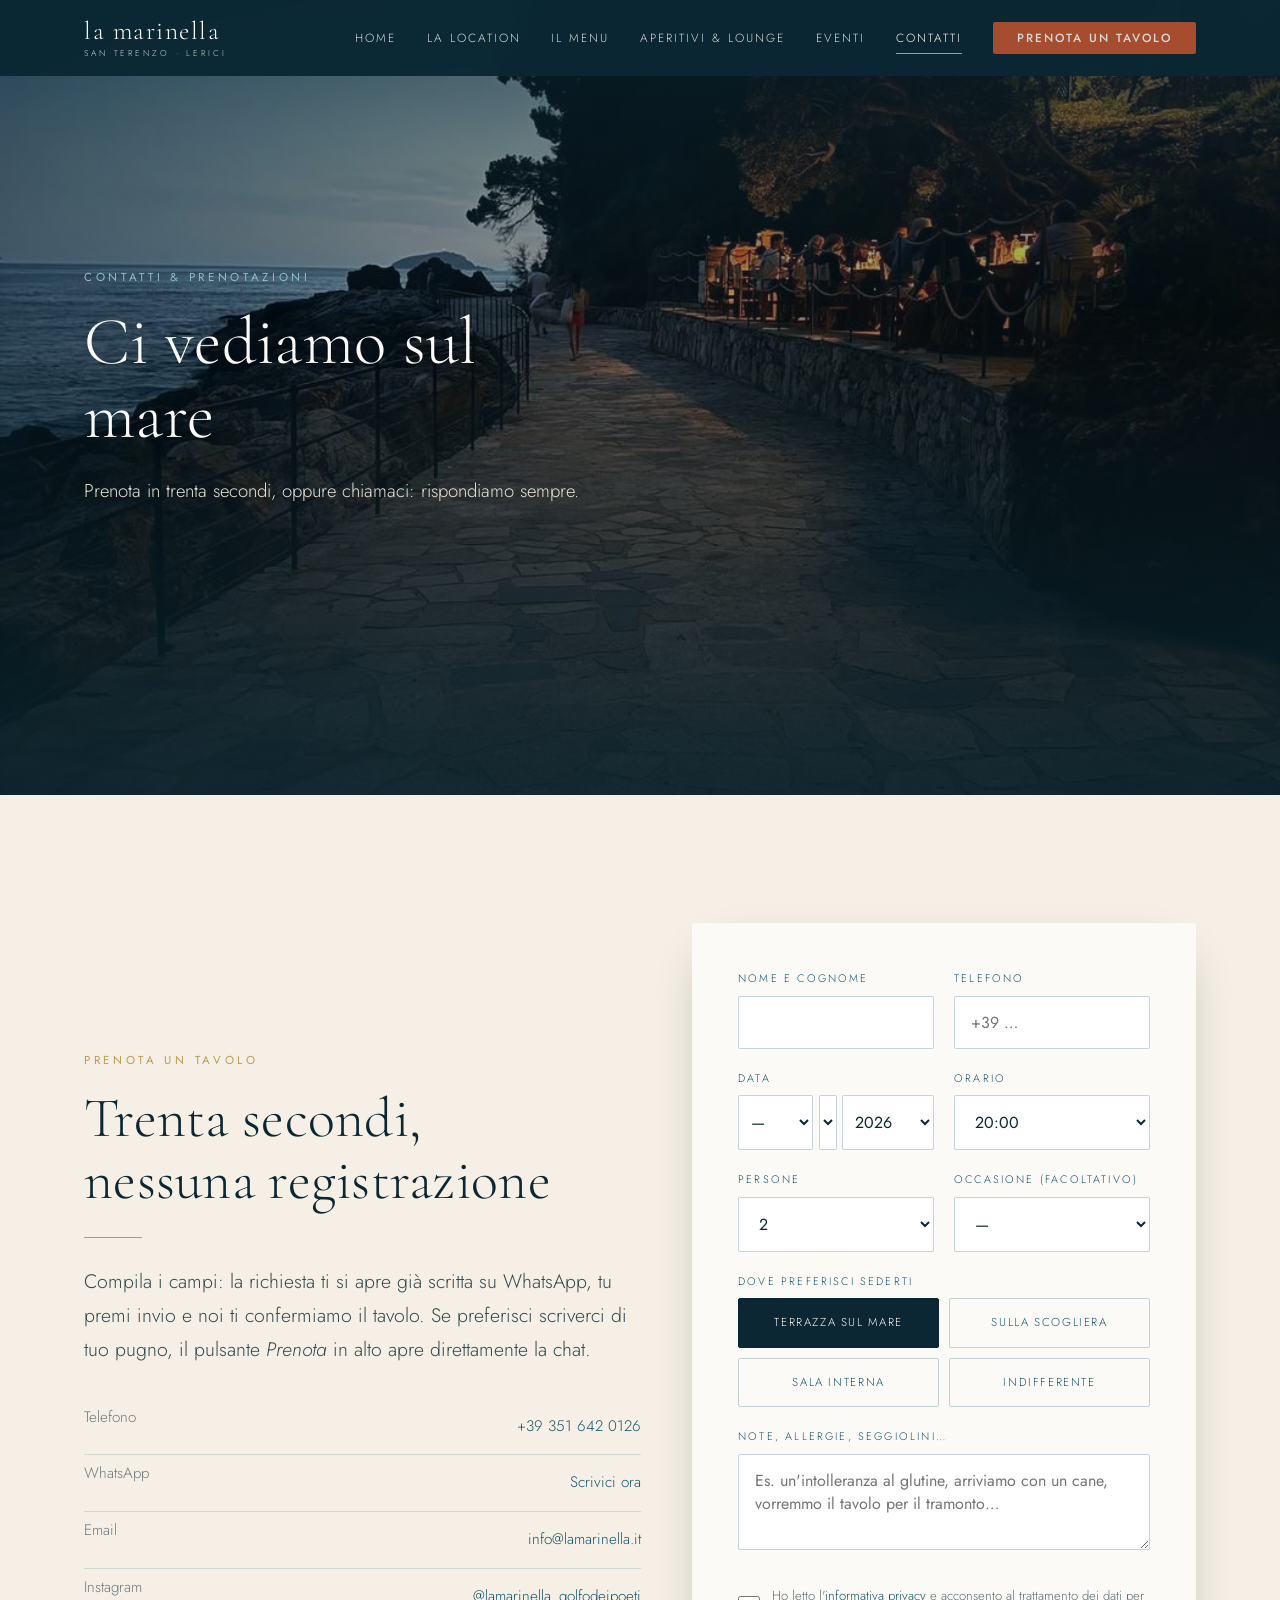
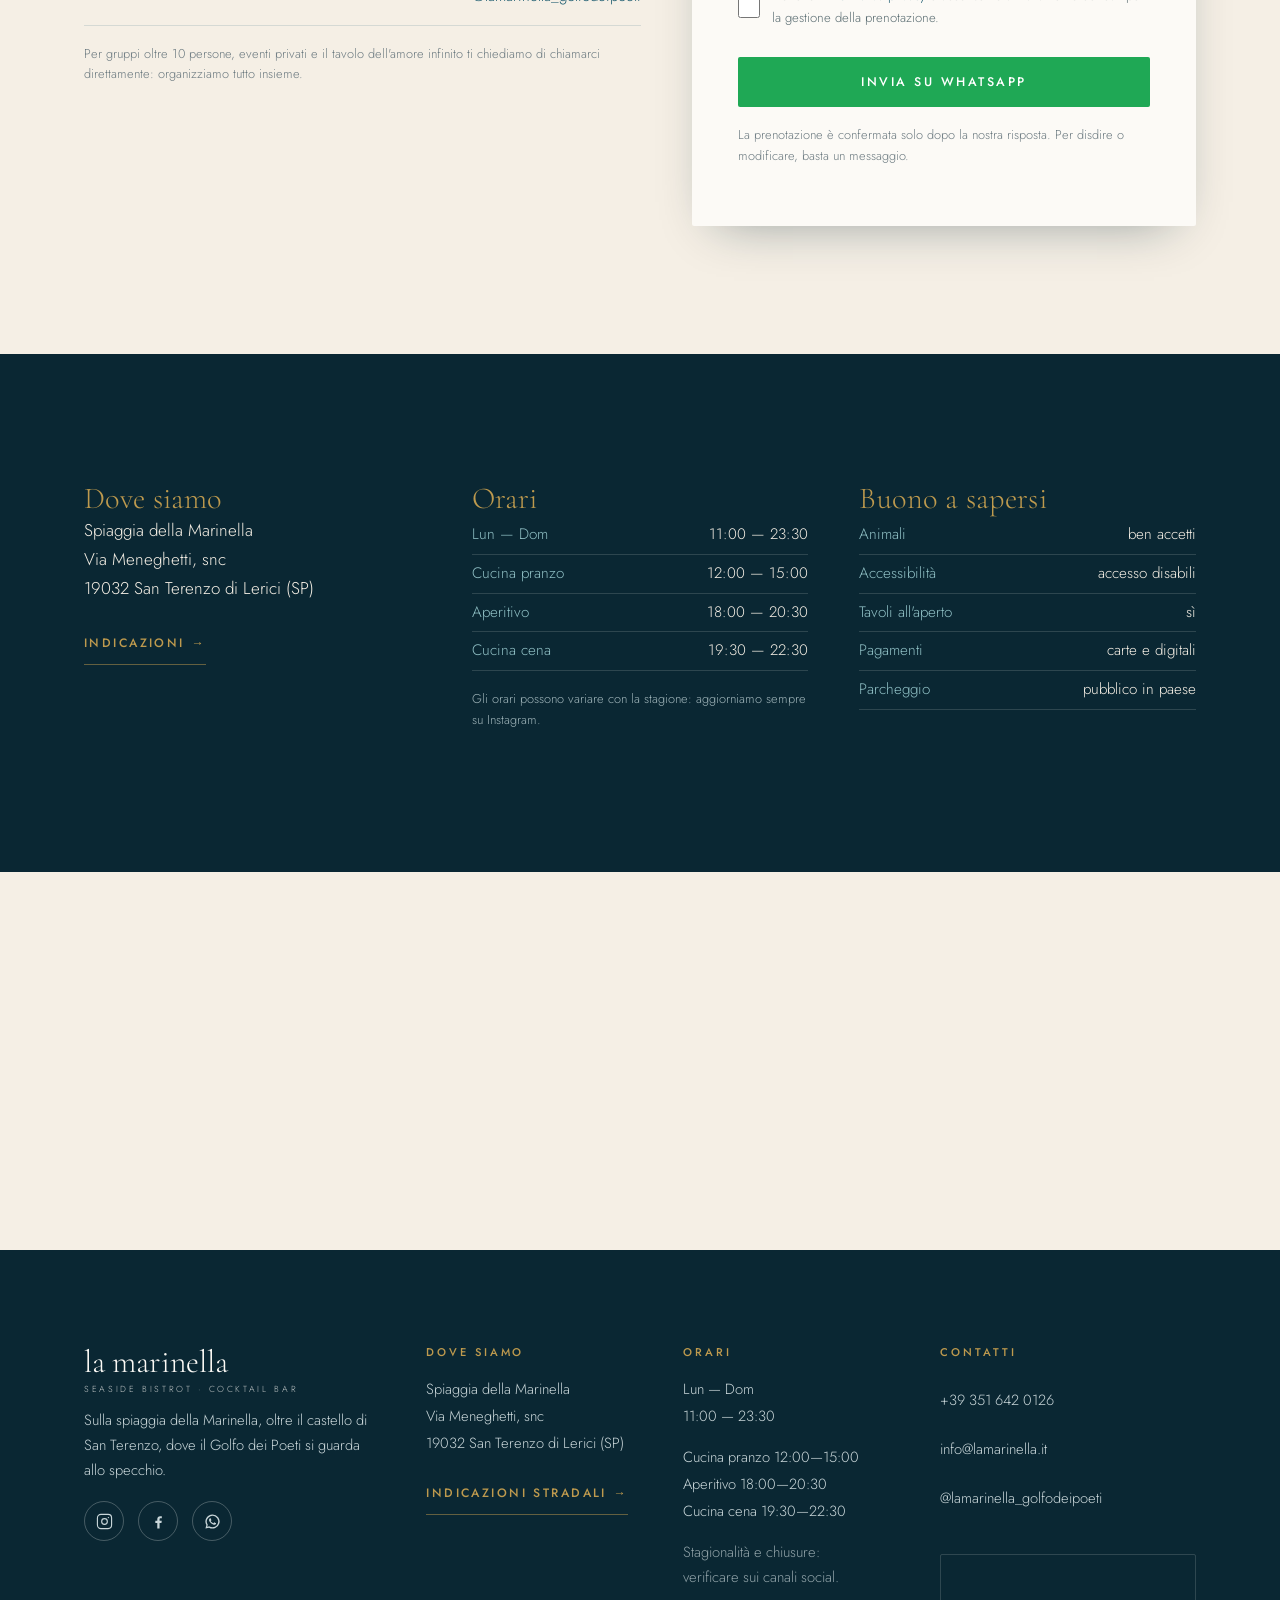
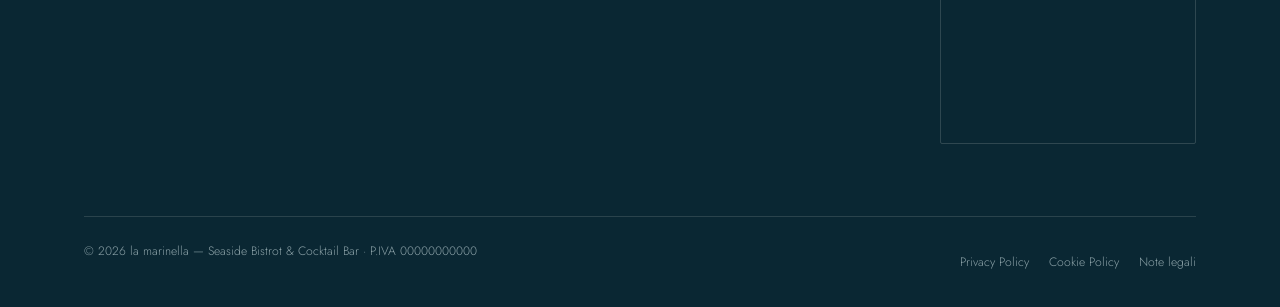
<file: la-marinella/contatti.html>
<!DOCTYPE html>
<html lang="it">
<head>
<meta charset="UTF-8">
<meta name="viewport" content="width=device-width, initial-scale=1">
<title>Contatti e Prenotazioni — la marinella, San Terenzo di Lerici</title>
<meta name="description" content="Prenota un tavolo alla marinella, San Terenzo di Lerici. Telefono +39 351 642 0126, prenotazione online in 30 secondi, indirizzo e orari.">
<meta name="author" content="la marinella — San Terenzo di Lerici">
<meta name="robots" content="index, follow">
<link rel="canonical" href="https://www.lamarinella.it/contatti.html">

<!-- Open Graph / social -->
<meta property="og:type" content="restaurant">
<meta property="og:locale" content="it_IT">
<meta property="og:site_name" content="la marinella | Seaside Bistrot &amp; Cocktail Bar">
<meta property="og:title" content="Contatti e Prenotazioni — la marinella, San Terenzo di Lerici">
<meta property="og:description" content="Prenota un tavolo alla marinella, San Terenzo di Lerici. Telefono +39 351 642 0126, prenotazione online in 30 secondi, indirizzo e orari.">
<meta property="og:url" content="https://www.lamarinella.it/contatti.html">
<meta name="twitter:card" content="summary_large_image">

<!-- Tipografia -->
<link rel="preconnect" href="https://fonts.googleapis.com">
<link rel="preconnect" href="https://fonts.gstatic.com" crossorigin>
<link href="https://fonts.googleapis.com/css2?family=Cormorant+Garamond:ital,wght@0,300;0,400;0,500;1,300;1,400&family=Jost:wght@300;400;500&display=swap" rel="stylesheet">
<link rel="preload" as="image" href="assets/img/passeggiata.jpg" fetchpriority="high">
<link rel="stylesheet" href="assets/style.css">
<link rel="icon" href="data:image/svg+xml,<svg xmlns='http://www.w3.org/2000/svg' viewBox='0 0 100 100'><rect width='100' height='100' fill='%230A2733'/><text y='72' x='50' text-anchor='middle' font-size='62' font-family='Georgia,serif' fill='%23BE9A4E'>m</text></svg>">

<script type="application/ld+json">
{
  "@context":"https://schema.org",
  "@type":"Restaurant",
  "name":"la marinella | Seaside Bistrot & Cocktail Bar",
  "image":"https://www.lamarinella.it/assets/img/cala-di-notte.jpg",
  "url":"https://www.lamarinella.it/",
  "telephone":"+39 351 642 0126",
  "priceRange":"€€€",
  "servesCuisine":["Ligure","Pesce","Mediterranea"],
  "address":{
    "@type":"PostalAddress",
    "streetAddress":"Spiaggia della Marinella, Via Meneghetti snc",
    "addressLocality":"San Terenzo di Lerici",
    "addressRegion":"SP",
    "postalCode":"19032",
    "addressCountry":"IT"
  },
  "geo":{"@type":"GeoCoordinates","latitude":44.0722,"longitude":9.9047},
  "openingHoursSpecification":[{
    "@type":"OpeningHoursSpecification",
    "dayOfWeek":["Monday","Tuesday","Wednesday","Thursday","Friday","Saturday","Sunday"],
    "opens":"11:00","closes":"23:30"
  }],
  "acceptsReservations":"True",
  "sameAs":["https://www.instagram.com/lamarinella_golfodeipoeti/"],
  "hasMenu":"https://www.lamarinella.it/menu.html"
}
</script>
</head>
<body>
<header class="nav nav--interna">
  <div class="wrap nav__inner">
    <a href="index.html" class="nav__logo" aria-label="la marinella — torna alla home">la marinella<small>San Terenzo · Lerici</small></a>
    <nav class="nav__menu" aria-label="Navigazione principale">
      <a href="index.html">Home</a>
      <a href="location.html">La Location</a>
      <a href="menu.html">Il Menu</a>
      <a href="aperitivi.html">Aperitivi & Lounge</a>
      <a href="eventi.html">Eventi</a>
      <a href="contatti.html" aria-current="page">Contatti</a>
      <a href="https://wa.me/393516420126?text=Buongiorno%20la%20marinella%2C%20vorrei%20prenotare%20un%20tavolo." target="_blank" rel="noopener" class="btn btn--primario nav__cta">Prenota un tavolo</a>
    </nav>
    <button class="burger" aria-label="Apri il menu" aria-expanded="false"><span></span><span></span><span></span></button>
  </div>
</header>

<section class="hero hero--interno">
  <div class="hero__sfondo"><div class="scena scena--giorno"><div class="scena__onde"><svg viewBox="0 0 1440 320" preserveAspectRatio="none" aria-hidden="true">
<path fill="rgba(252,250,246,.28)" d="M0,192L60,197C120,203,240,213,360,202.7C480,192,600,160,720,165.3C840,171,960,213,1080,218.7C1200,224,1320,192,1380,176L1440,160L1440,320L0,320Z"></path>
<path fill="rgba(252,250,246,.18)" d="M0,256L80,245.3C160,235,320,213,480,218.7C640,224,800,256,960,256C1120,256,1280,224,1360,208L1440,192L1440,320L0,320Z"></path>
</svg></div></div></div>
  <img class="hero__img" src="assets/img/passeggiata.jpg" alt="La passeggiata sul mare al crepuscolo, con i tavoli della marinella illuminati" fetchpriority="high" decoding="async" onerror="this.remove()">
  <div class="hero__velo"></div>
  <div class="wrap hero__contenuto">
    <span class="eyebrow eyebrow--chiaro">Contatti &amp; prenotazioni</span>
    <h1>Ci vediamo sul mare</h1>
    <p class="hero__sub">Prenota in trenta secondi, oppure chiamaci: rispondiamo sempre.</p>
  </div>
</section>

<!-- ===================== PRENOTAZIONE ===================== -->
<section id="prenota">
  <div class="wrap griglia g-2-asim">
    <div class="rivela">
      <span class="eyebrow">Prenota un tavolo</span>
      <h2>Trenta secondi,<br>nessuna registrazione</h2>
      <div class="filetto"></div>
      <p class="lead">Compila i campi: la richiesta ti si apre già scritta su WhatsApp,
      tu premi invio e noi ti confermiamo il tavolo. Se preferisci scriverci di tuo pugno,
      il pulsante <em>Prenota</em> in alto apre direttamente la chat.</p>
      <ul class="info-lista mt-2">
        <li><span>Telefono</span><span><a href="tel:+393516420126" style="color:var(--mare)">+39 351 642 0126</a></span></li>
        <li><span>WhatsApp</span><span><a href="https://wa.me/393516420126" target="_blank" rel="noopener" style="color:var(--mare)">Scrivici ora</a></span></li>
        <li><span>Email</span><span><a href="mailto:info@lamarinella.it" style="color:var(--mare)">info@lamarinella.it</a></span></li>
        <li><span>Instagram</span><span><a href="https://www.instagram.com/lamarinella_golfodeipoeti/" target="_blank" rel="noopener" style="color:var(--mare)">@lamarinella_golfodeipoeti</a></span></li>
      </ul>
      <p class="nota-form">Per gruppi oltre 10 persone, eventi privati e il tavolo dell'amore infinito
      ti chiediamo di chiamarci direttamente: organizziamo tutto insieme.</p>
    </div>

    <div class="rivela">
      <form class="form-prenota" id="form-prenotazione" novalidate>
        <div class="campo-riga">
          <div class="campo"><label for="p-nome">Nome e cognome</label>
            <input type="text" id="p-nome" name="nome" required autocomplete="name"></div>
          <div class="campo"><label for="p-tel">Telefono</label>
            <input type="tel" id="p-tel" name="telefono" required autocomplete="tel" placeholder="+39 …"></div>
        </div>
        <div class="campo-riga">
          <div class="campo"><label for="p-giorno">Data</label>
          <div class="campo-data">
            <select id="p-giorno" name="giorno" aria-label="Giorno" required><option value="" selected disabled>—</option><option value="1">1</option><option value="2">2</option><option value="3">3</option><option value="4">4</option><option value="5">5</option><option value="6">6</option><option value="7">7</option><option value="8">8</option><option value="9">9</option><option value="10">10</option><option value="11">11</option><option value="12">12</option><option value="13">13</option><option value="14">14</option><option value="15">15</option><option value="16">16</option><option value="17">17</option><option value="18">18</option><option value="19">19</option><option value="20">20</option><option value="21">21</option><option value="22">22</option><option value="23">23</option><option value="24">24</option><option value="25">25</option><option value="26">26</option><option value="27">27</option><option value="28">28</option><option value="29">29</option><option value="30">30</option><option value="31">31</option></select>
            <select id="p-mese" name="mese" aria-label="Mese" required><option value="" selected disabled>—</option><option value="1">gennaio</option><option value="2">febbraio</option><option value="3">marzo</option><option value="4">aprile</option><option value="5">maggio</option><option value="6">giugno</option><option value="7">luglio</option><option value="8">agosto</option><option value="9">settembre</option><option value="10">ottobre</option><option value="11">novembre</option><option value="12">dicembre</option></select>
            <select id="p-anno" name="anno" aria-label="Anno" required><option value="2026">2026</option><option value="2027">2027</option></select>
          </div>
          <p class="errore-data" id="p-data-errore" hidden>Questa data non esiste o è già passata.</p></div>
          <div class="campo"><label for="p-orario">Orario</label>
            <select id="p-orario" name="orario" required>
              <optgroup label="Pranzo">
                <option>12:30</option><option>13:00</option><option>13:30</option><option>14:00</option>
              </optgroup>
              <optgroup label="Aperitivo">
                <option>18:00</option><option>18:30</option><option>19:00</option>
              </optgroup>
              <optgroup label="Cena">
                <option>19:30</option><option selected>20:00</option><option>20:30</option>
                <option>21:00</option><option>21:30</option>
              </optgroup>
            </select></div>
        </div>
        <div class="campo-riga">
          <div class="campo"><label for="p-persone">Persone</label>
            <select id="p-persone" name="persone" required>
              <option>1</option><option selected>2</option><option>3</option><option>4</option>
              <option>5</option><option>6</option><option>7</option><option>8</option>
              <option>9</option><option>10</option><option>più di 10</option>
            </select></div>
          <div class="campo"><label for="p-occasione">Occasione (facoltativo)</label>
            <select id="p-occasione" name="occasione">
              <option value="">—</option><option>Compleanno</option><option>Anniversario</option>
              <option>Cena romantica</option><option>Cena di lavoro</option>
              <option>Con bambini</option>
            </select></div>
        </div>

        <div class="campo">
          <label>Dove preferisci sederti</label>
          <div class="scelta-area">
            <input type="radio" id="a1" name="area" value="Terrazza sul mare" checked><label for="a1">Terrazza sul mare</label>
            <input type="radio" id="a2" name="area" value="Scogliera" ><label for="a2">Sulla scogliera</label>
            <input type="radio" id="a3" name="area" value="Sala interna"><label for="a3">Sala interna</label>
            <input type="radio" id="a4" name="area" value="Nessuna preferenza"><label for="a4">Indifferente</label>
          </div>
        </div>

        <div class="campo"><label for="p-note">Note, allergie, seggiolini…</label>
          <textarea id="p-note" name="note" placeholder="Es. un'intolleranza al glutine, arriviamo con un cane, vorremmo il tavolo per il tramonto…"></textarea></div>

        <label class="privacy"><input type="checkbox" required>
          <span>Ho letto l'<a href="#" style="color:var(--mare)">informativa privacy</a> e acconsento al
          trattamento dei dati per la gestione della prenotazione.</span></label>

        <button type="submit" class="btn btn--wa" style="width:100%">Invia su WhatsApp</button>

        <div id="esito-prenotazione" hidden class="nota-form"
             style="background:rgba(143,191,196,.18);border-left:2px solid var(--mare);padding:16px 18px;margin-top:20px">
          <strong>Ci siamo quasi.</strong> Si è aperto WhatsApp con la tua richiesta già compilata:
          premi invio per spedirla. Ti confermiamo il tavolo entro poco.
        </div>

        <p class="nota-form">La prenotazione è confermata solo dopo la nostra risposta.
        Per disdire o modificare, basta un messaggio.</p>
      </form>
    </div>
  </div>
</section>

<!-- ===================== INFO PRATICHE ===================== -->
<section class="sezione--scura">
  <div class="wrap griglia g-3">
    <div class="rivela">
      <h3 style="color:var(--oro)">Dove siamo</h3>
      <p>Spiaggia della Marinella<br>Via Meneghetti, snc<br>19032 San Terenzo di Lerici (SP)</p>
      <a href="https://www.google.com/maps/search/?api=1&query=Spiaggia+della+Marinella+San+Terenzo+Lerici" target="_blank" rel="noopener" class="link-freccia" style="color:var(--oro);border-color:rgba(190,154,78,.5)">Indicazioni →</a>
    </div>
    <div class="rivela">
      <h3 style="color:var(--oro)">Orari</h3>
      <ul class="info-lista">
        <li><span>Lun — Dom</span><span>11:00 — 23:30</span></li>
        <li><span>Cucina pranzo</span><span>12:00 — 15:00</span></li>
        <li><span>Aperitivo</span><span>18:00 — 20:30</span></li>
        <li><span>Cucina cena</span><span>19:30 — 22:30</span></li>
      </ul>
      <p class="nota-form" style="color:#9fb4b9">Gli orari possono variare con la stagione:
      aggiorniamo sempre su Instagram.</p>
    </div>
    <div class="rivela">
      <h3 style="color:var(--oro)">Buono a sapersi</h3>
      <ul class="info-lista">
        <li><span>Animali</span><span>ben accetti</span></li>
        <li><span>Accessibilità</span><span>accesso disabili</span></li>
        <li><span>Tavoli all'aperto</span><span>sì</span></li>
        <li><span>Pagamenti</span><span>carte e digitali</span></li>
        <li><span>Parcheggio</span><span>pubblico in paese</span></li>
      </ul>
    </div>
  </div>
</section>

<section style="padding-block:0">
  <div style="height:clamp(300px,42vh,460px)">
    <iframe src="https://www.google.com/maps?q=Spiaggia+della+Marinella,+San+Terenzo,+Lerici+SP&output=embed" width="100%" height="100%" style="border:0;display:block"
      loading="lazy" referrerpolicy="no-referrer-when-downgrade"
      title="Mappa — la marinella, Spiaggia della Marinella, San Terenzo di Lerici"></iframe>
  </div>
</section>
<footer class="footer">
  <div class="wrap footer__griglia">
    <div>
      <div class="footer__logo">la marinella<small>Seaside Bistrot · Cocktail Bar</small></div>
      <p style="max-width:34ch">Sulla spiaggia della Marinella, oltre il castello di San Terenzo, dove il Golfo dei Poeti si guarda allo specchio.</p>
      <div class="social">
        <a href="https://www.instagram.com/lamarinella_golfodeipoeti/" target="_blank" rel="noopener" aria-label="Instagram">
          <svg viewBox="0 0 24 24" fill="none" stroke="currentColor" stroke-width="1.6"><rect x="2" y="2" width="20" height="20" rx="5"/><circle cx="12" cy="12" r="4"/><circle cx="17.5" cy="6.5" r="1" fill="currentColor" stroke="none"/></svg>
        </a>
        <a href="https://www.facebook.com/search/top?q=la%20marinella%20san%20terenzo" target="_blank" rel="noopener" aria-label="Facebook">
          <svg viewBox="0 0 24 24" fill="currentColor"><path d="M13.5 22v-8h2.7l.4-3.1h-3.1V8.9c0-.9.25-1.5 1.55-1.5h1.65V4.6c-.29-.04-1.27-.13-2.41-.13-2.38 0-4.01 1.45-4.01 4.13v2.3H7.5V14h2.78v8z"/></svg>
        </a>
        <a href="https://wa.me/393516420126" target="_blank" rel="noopener" aria-label="WhatsApp">
          <svg viewBox="0 0 24 24" fill="currentColor"><path d="M12 2a10 10 0 00-8.6 15.05L2 22l5.1-1.33A10 10 0 1012 2zm0 18.1a8.1 8.1 0 01-4.12-1.13l-.3-.18-3.03.79.81-2.95-.19-.3A8.1 8.1 0 1112 20.1zm4.45-6.06c-.24-.12-1.44-.71-1.66-.79s-.39-.12-.55.12-.63.79-.77.95-.28.18-.52.06a6.63 6.63 0 01-1.95-1.2 7.3 7.3 0 01-1.35-1.68c-.14-.24 0-.37.11-.49s.24-.28.36-.42a1.6 1.6 0 00.24-.4.44.44 0 000-.42c-.06-.12-.55-1.32-.75-1.81s-.4-.41-.55-.42h-.47a.9.9 0 00-.65.3 2.72 2.72 0 00-.85 2.03 4.74 4.74 0 001 2.5 10.85 10.85 0 004.15 3.67 13.9 13.9 0 001.39.51 3.33 3.33 0 001.53.1 2.5 2.5 0 001.64-1.16 2.03 2.03 0 00.14-1.16c-.06-.1-.22-.16-.46-.28z"/></svg>
        </a>
      </div>
    </div>
    <div>
      <h4>Dove siamo</h4>
      <ul>
        <li>Spiaggia della Marinella</li>
        <li>Via Meneghetti, snc</li>
        <li>19032 San Terenzo di Lerici (SP)</li>
        <li class="mt-1"><a href="https://www.google.com/maps/search/?api=1&query=Spiaggia+della+Marinella+San+Terenzo+Lerici" target="_blank" rel="noopener" class="link-freccia" style="color:var(--oro);border-color:rgba(190,154,78,.5)">Indicazioni stradali →</a></li>
      </ul>
    </div>
    <div>
      <h4>Orari</h4>
      <ul>
        <li>Lun — Dom</li>
        <li>11:00 — 23:30</li>
        <li class="mt-1">Cucina pranzo 12:00—15:00</li>
        <li>Aperitivo 18:00—20:30</li>
        <li>Cucina cena 19:30—22:30</li>
        <li class="mt-1" style="opacity:.7">Stagionalità e chiusure:<br>verificare sui canali social.</li>
      </ul>
    </div>
    <div>
      <h4>Contatti</h4>
      <ul>
        <li><a href="tel:+393516420126">+39 351 642 0126</a></li>
        <li><a href="mailto:info@lamarinella.it">info@lamarinella.it</a></li>
        <li><a href="https://www.instagram.com/lamarinella_golfodeipoeti/" target="_blank" rel="noopener">@lamarinella_golfodeipoeti</a></li>
      </ul>
      <div class="mappa mt-2">
        <iframe src="https://www.google.com/maps?q=Spiaggia+della+Marinella,+San+Terenzo,+Lerici+SP&output=embed" loading="lazy" referrerpolicy="no-referrer-when-downgrade" title="Mappa — la marinella, San Terenzo di Lerici"></iframe>
      </div>
    </div>
  </div>
  <div class="wrap">
    <div class="footer__coda">
      <span>© <span data-anno></span> la marinella — Seaside Bistrot &amp; Cocktail Bar · P.IVA 00000000000</span>
      <nav>
        <a href="#">Privacy Policy</a>
        <a href="#">Cookie Policy</a>
        <a href="#">Note legali</a>
      </nav>
    </div>
  </div>
</footer>

<div class="barra-mobile">
  <a href="index.html" class="barra-mobile__icona" aria-label="Torna alla home"><svg viewBox="0 0 24 24" fill="none" stroke="currentColor" stroke-width="1.6" aria-hidden="true" style="width:17px;height:17px"><path d="M3 11l9-8 9 8"/><path d="M5 10v10h14V10"/></svg><span>Home</span></a>
  <a href="tel:+393516420126" class="barra-mobile__icona" aria-label="Chiama la marinella"><svg viewBox="0 0 24 24" fill="currentColor" aria-hidden="true" style="width:16px;height:16px"><path d="M6.6 10.8a15 15 0 006.6 6.6l2.2-2.2c.3-.3.7-.4 1-.2 1.1.4 2.3.6 3.6.6.6 0 1 .4 1 1V20c0 .6-.4 1-1 1A17 17 0 013 4c0-.6.4-1 1-1h3.5c.6 0 1 .4 1 1 0 1.3.2 2.5.6 3.6.1.3 0 .7-.2 1l-2.3 2.2z"/></svg><span>Chiama</span></a>
  <a href="https://wa.me/393516420126?text=Buongiorno%20la%20marinella%2C%20vorrei%20prenotare%20un%20tavolo." target="_blank" rel="noopener" class="btn btn--primario">Prenota</a>
</div>

<script src="assets/script.js"></script>
</body>
</html>
</file>
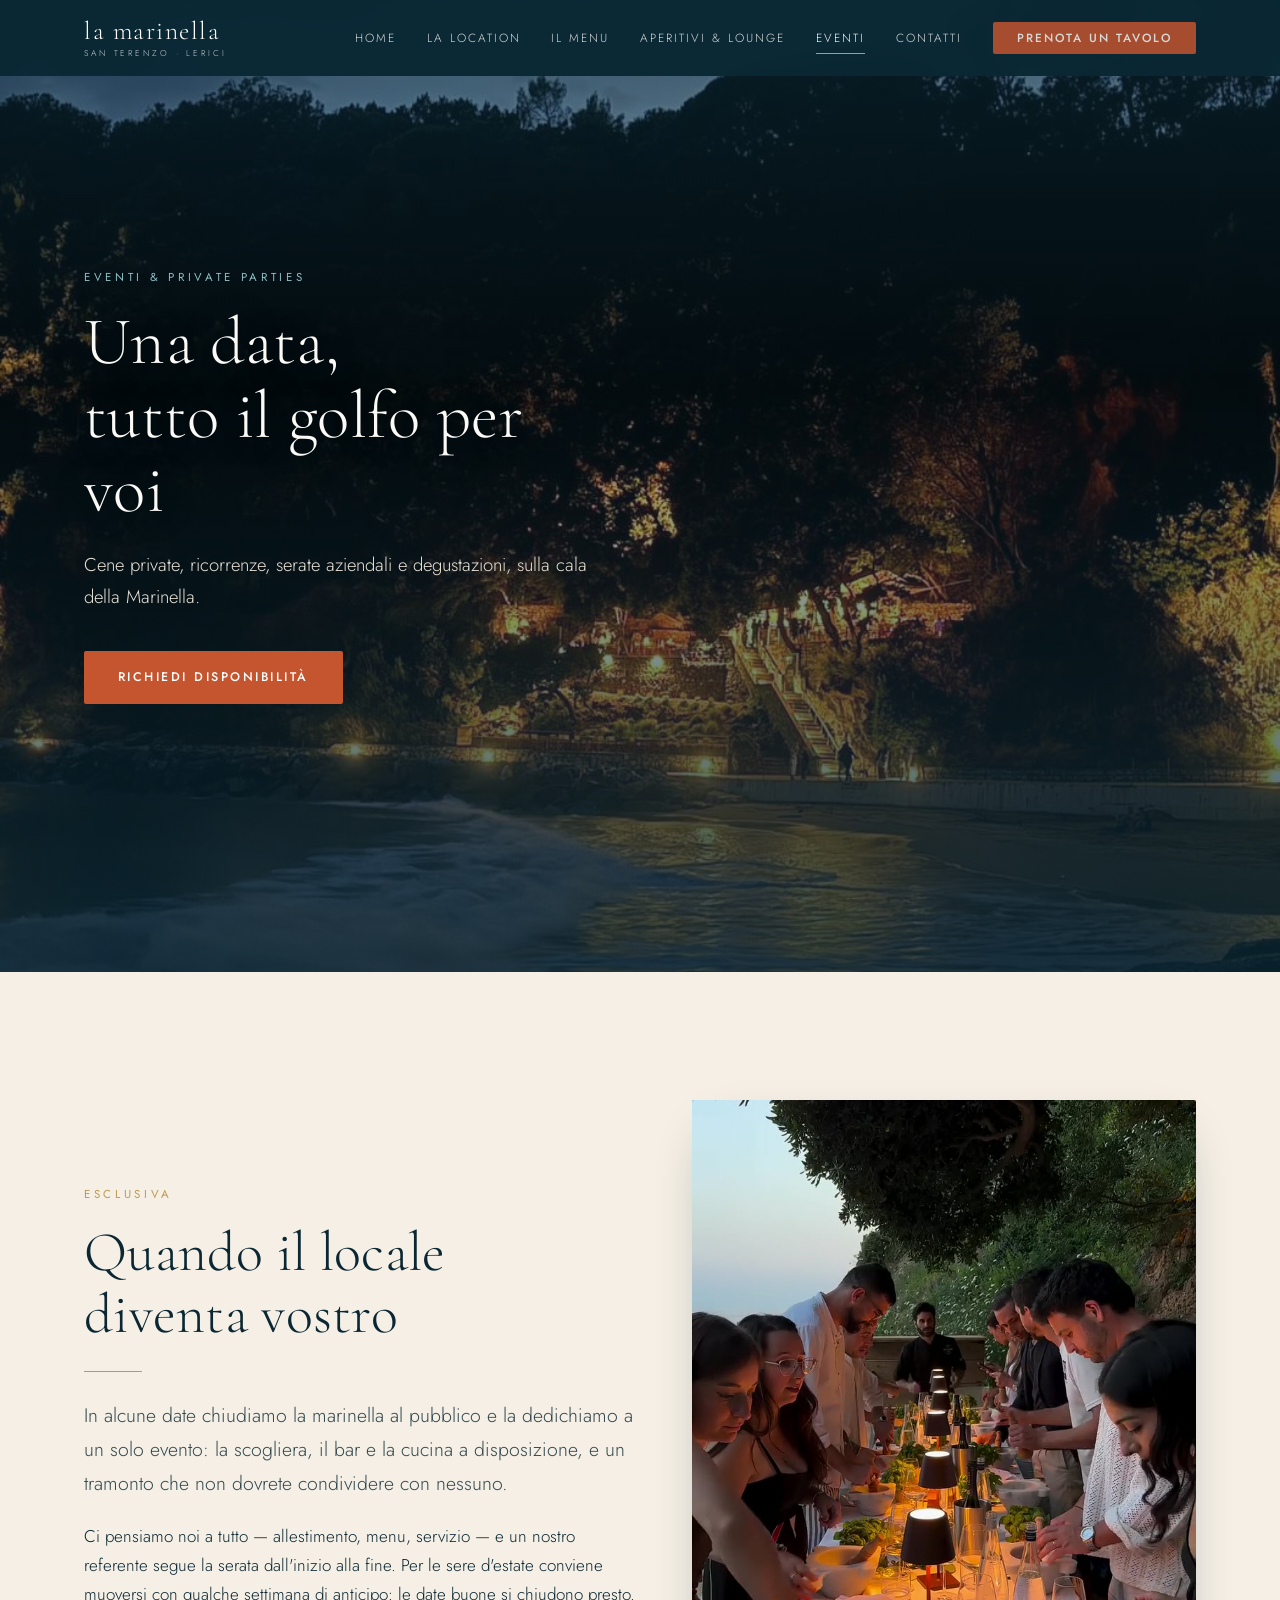
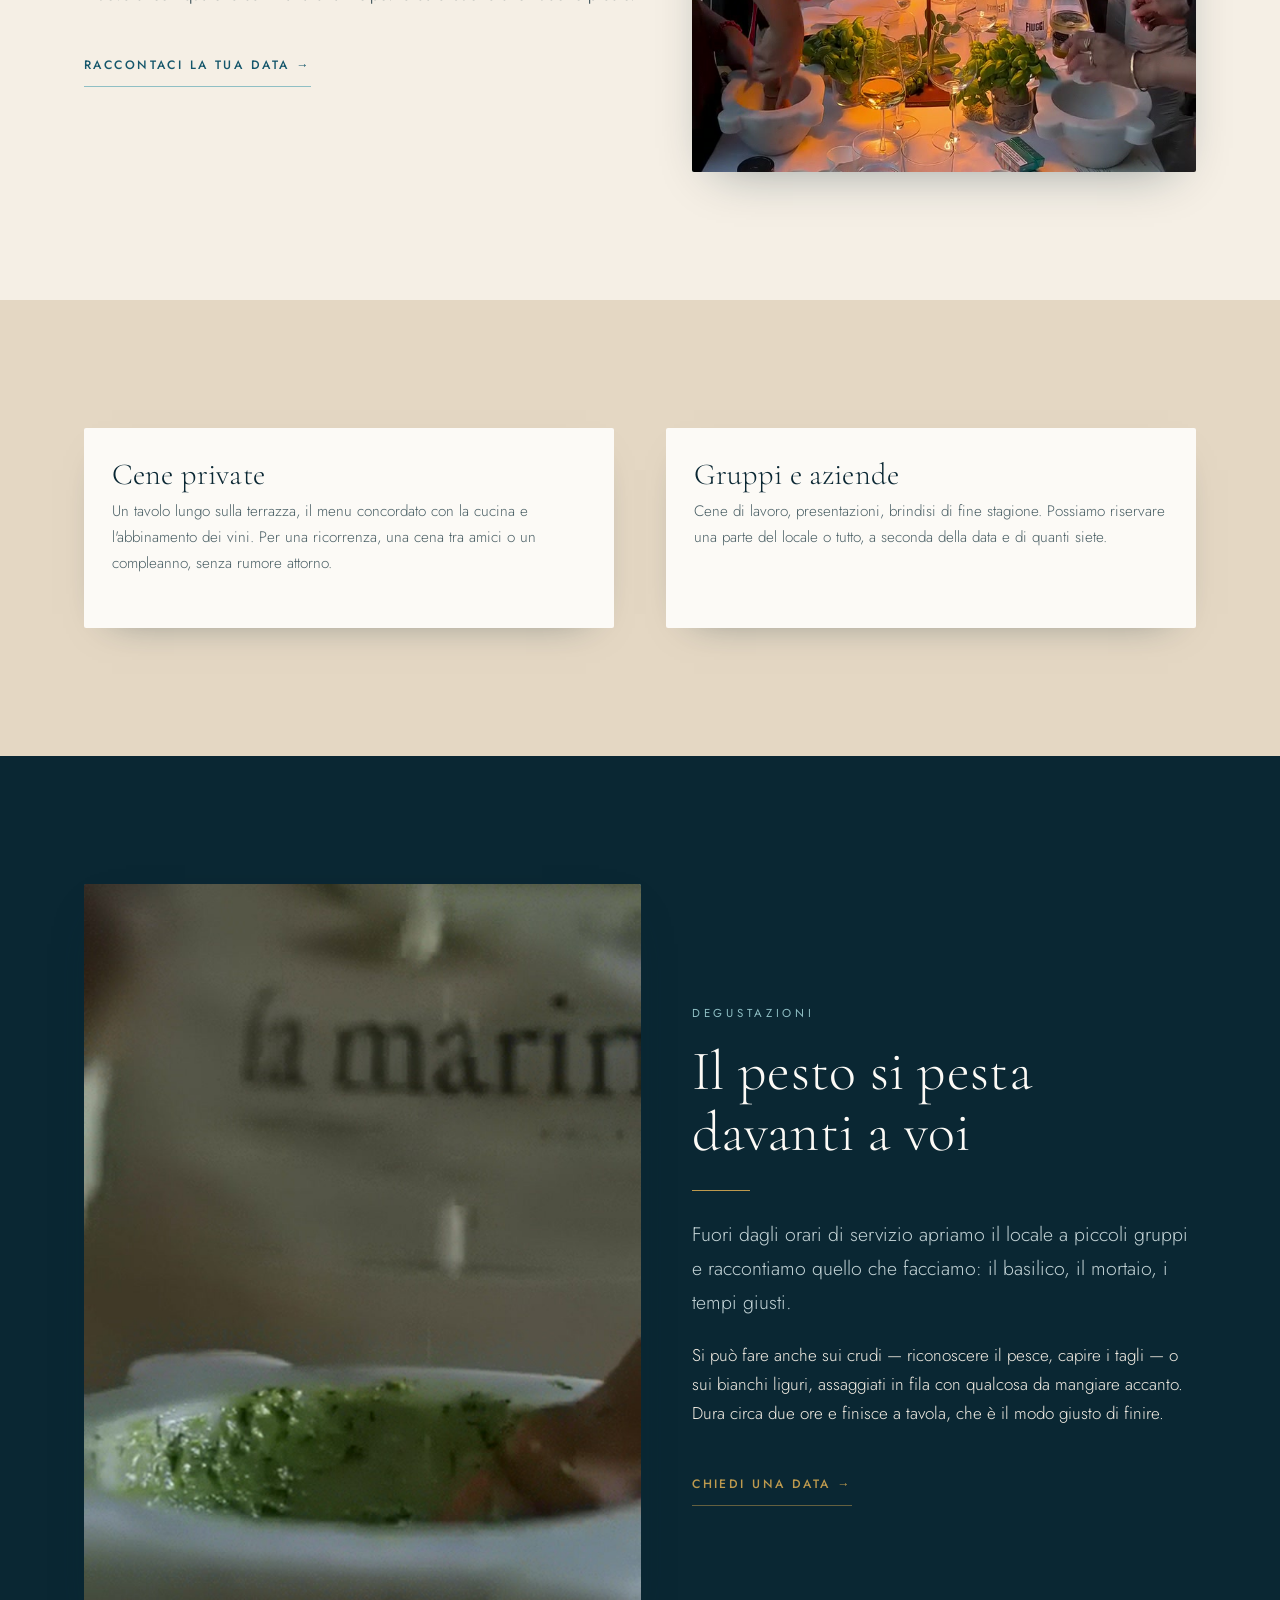
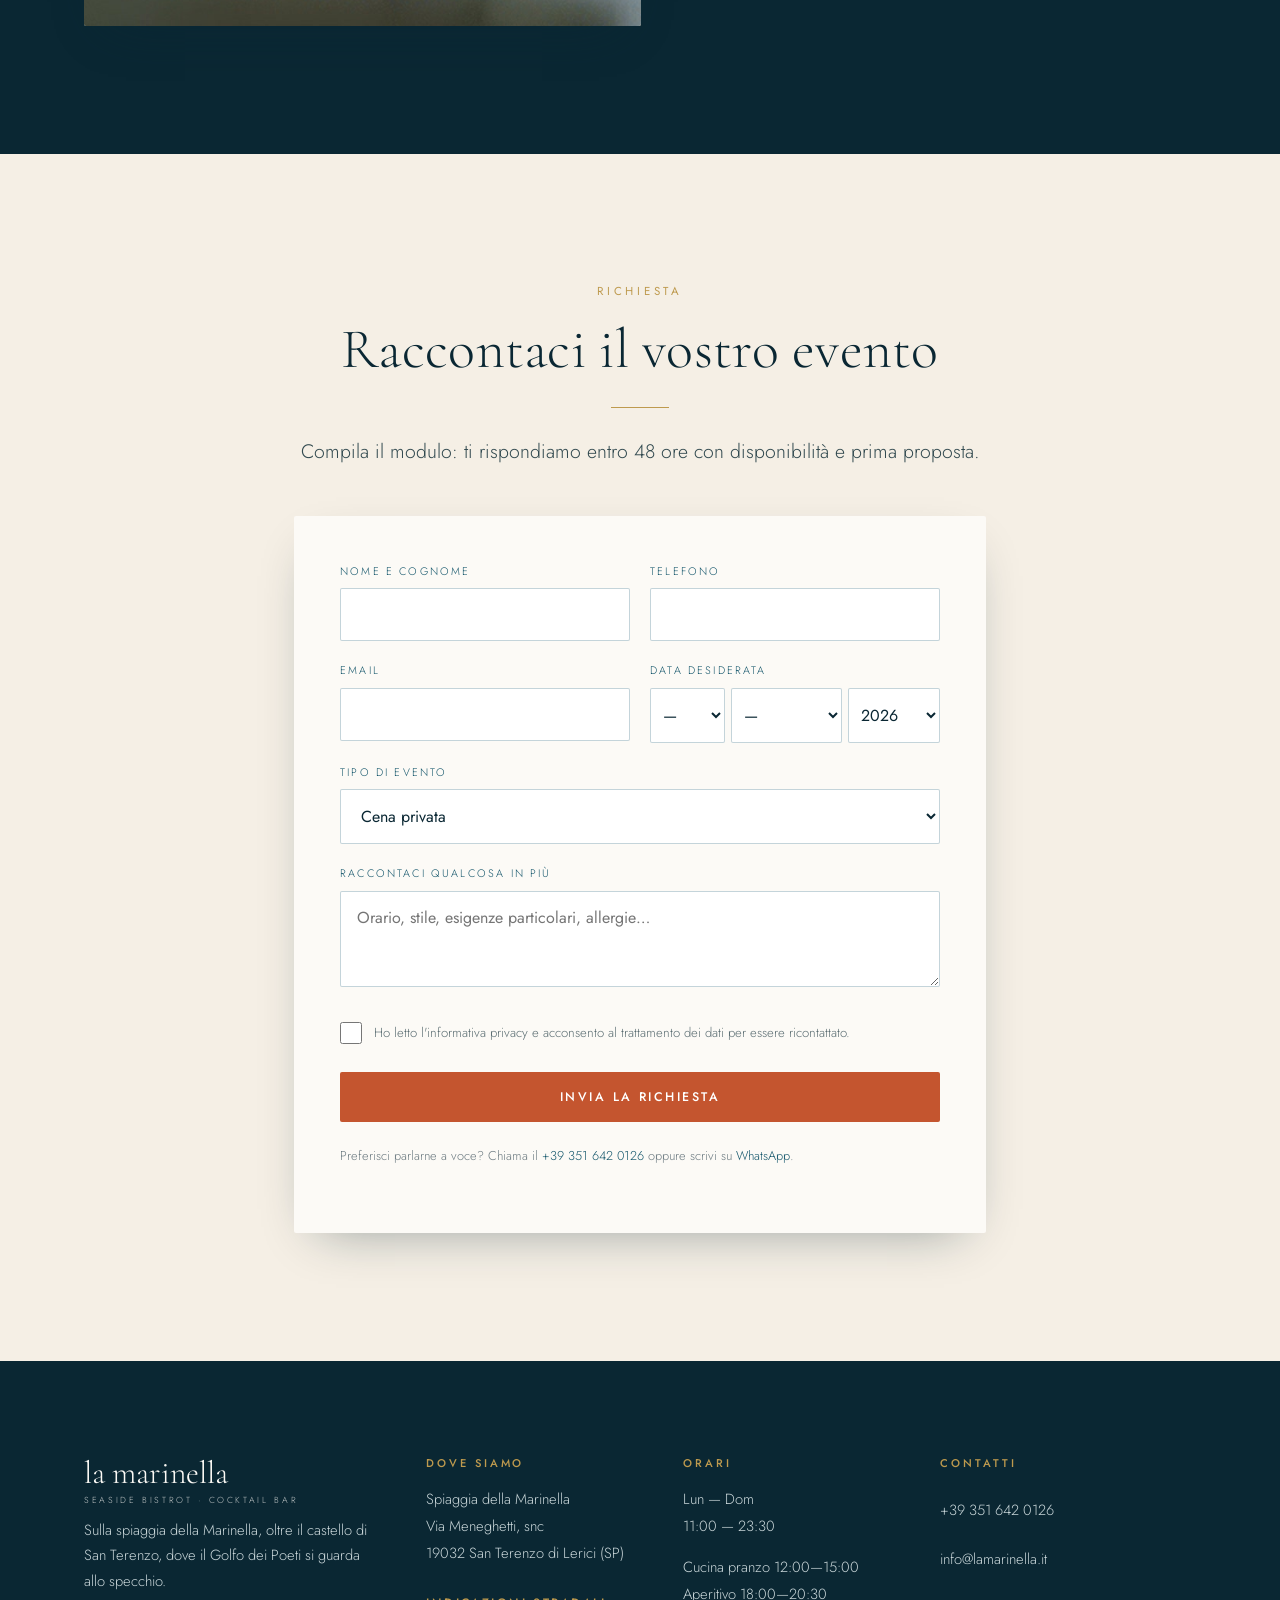
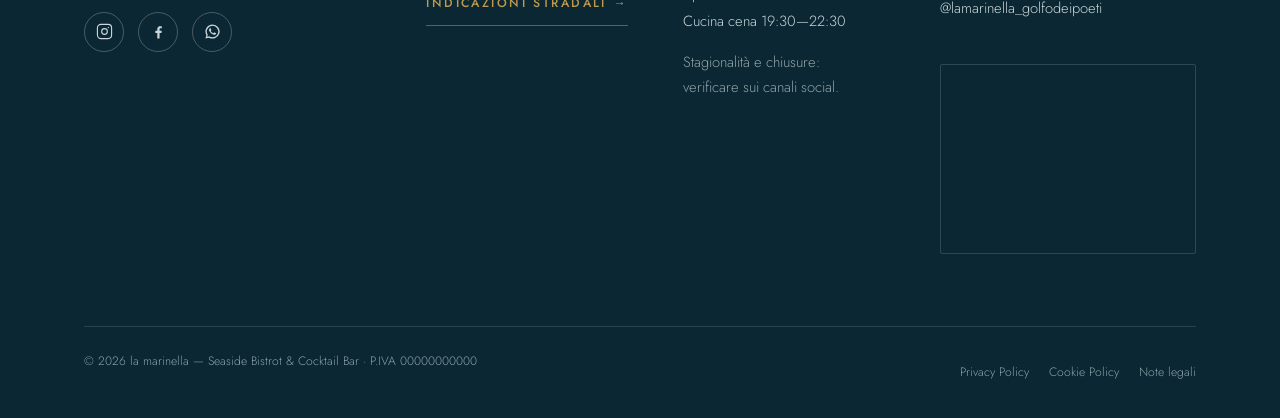
<file: la-marinella/eventi.html>
<!DOCTYPE html>
<html lang="it">
<head>
<meta charset="UTF-8">
<meta name="viewport" content="width=device-width, initial-scale=1">
<title>Eventi privati — Cene, ricorrenze e degustazioni sul mare | la marinella</title>
<meta name="description" content="Cene private, ricorrenze, serate aziendali e degustazioni sulla cala della Marinella a San Terenzo di Lerici. Una location sul mare nel Golfo dei Poeti.">
<meta name="author" content="la marinella — San Terenzo di Lerici">
<meta name="robots" content="index, follow">
<link rel="canonical" href="https://www.lamarinella.it/eventi.html">

<!-- Open Graph / social -->
<meta property="og:type" content="restaurant">
<meta property="og:locale" content="it_IT">
<meta property="og:site_name" content="la marinella | Seaside Bistrot &amp; Cocktail Bar">
<meta property="og:title" content="Eventi privati — Cene, ricorrenze e degustazioni sul mare | la marinella">
<meta property="og:description" content="Cene private, ricorrenze, serate aziendali e degustazioni sulla cala della Marinella a San Terenzo di Lerici. Una location sul mare nel Golfo dei Poeti.">
<meta property="og:url" content="https://www.lamarinella.it/eventi.html">
<meta name="twitter:card" content="summary_large_image">

<!-- Tipografia -->
<link rel="preconnect" href="https://fonts.googleapis.com">
<link rel="preconnect" href="https://fonts.gstatic.com" crossorigin>
<link href="https://fonts.googleapis.com/css2?family=Cormorant+Garamond:ital,wght@0,300;0,400;0,500;1,300;1,400&family=Jost:wght@300;400;500&display=swap" rel="stylesheet">
<link rel="preload" as="image" href="assets/img/cala-di-notte.jpg" fetchpriority="high">
<link rel="stylesheet" href="assets/style.css">
<link rel="icon" href="data:image/svg+xml,<svg xmlns='http://www.w3.org/2000/svg' viewBox='0 0 100 100'><rect width='100' height='100' fill='%230A2733'/><text y='72' x='50' text-anchor='middle' font-size='62' font-family='Georgia,serif' fill='%23BE9A4E'>m</text></svg>">
</head>
<body>
<header class="nav nav--interna">
  <div class="wrap nav__inner">
    <a href="index.html" class="nav__logo" aria-label="la marinella — torna alla home">la marinella<small>San Terenzo · Lerici</small></a>
    <nav class="nav__menu" aria-label="Navigazione principale">
      <a href="index.html">Home</a>
      <a href="location.html">La Location</a>
      <a href="menu.html">Il Menu</a>
      <a href="aperitivi.html">Aperitivi & Lounge</a>
      <a href="eventi.html" aria-current="page">Eventi</a>
      <a href="contatti.html">Contatti</a>
      <a href="https://wa.me/393516420126?text=Buongiorno%20la%20marinella%2C%20vorrei%20prenotare%20un%20tavolo." target="_blank" rel="noopener" class="btn btn--primario nav__cta">Prenota un tavolo</a>
    </nav>
    <button class="burger" aria-label="Apri il menu" aria-expanded="false"><span></span><span></span><span></span></button>
  </div>
</header>

<section class="hero hero--interno">
  <div class="hero__sfondo"><div class="scena scena--notte"><div class="scena__onde"><svg viewBox="0 0 1440 320" preserveAspectRatio="none" aria-hidden="true">
<path fill="rgba(252,250,246,.28)" d="M0,192L60,197C120,203,240,213,360,202.7C480,192,600,160,720,165.3C840,171,960,213,1080,218.7C1200,224,1320,192,1380,176L1440,160L1440,320L0,320Z"></path>
<path fill="rgba(252,250,246,.18)" d="M0,256L80,245.3C160,235,320,213,480,218.7C640,224,800,256,960,256C1120,256,1280,224,1360,208L1440,192L1440,320L0,320Z"></path>
</svg></div></div></div>
  <img class="hero__img" src="assets/img/cala-di-notte.jpg" alt="La marinella illuminata sulla cala, la sera di un evento" fetchpriority="high" decoding="async" onerror="this.remove()">
  <div class="hero__velo"></div>
  <div class="wrap hero__contenuto">
    <span class="eyebrow eyebrow--chiaro">Eventi &amp; Private Parties</span>
    <h1>Una data,<br>tutto il golfo per voi</h1>
    <p class="hero__sub">Cene private, ricorrenze, serate aziendali e degustazioni,
    sulla cala della Marinella.</p>
    <div class="hero__azioni"><a href="#richiesta" class="btn btn--primario">Richiedi disponibilità</a></div>
  </div>
</section>

<section>
  <div class="wrap griglia g-2-asim">
    <div class="rivela">
      <span class="eyebrow">Esclusiva</span>
      <h2>Quando il locale<br>diventa vostro</h2>
      <div class="filetto"></div>
      <p class="lead">In alcune date chiudiamo la marinella al pubblico e la dedichiamo a un solo
      evento: la scogliera, il bar e la cucina a disposizione, e un tramonto che non dovrete
      condividere con nessuno.</p>
      <p>Ci pensiamo noi a tutto — allestimento, menu, servizio — e un nostro referente segue
      la serata dall'inizio alla fine. Per le sere d'estate conviene muoversi con qualche
      settimana di anticipo: le date buone si chiudono presto.</p>
      <a href="#richiesta" class="link-freccia mt-1">Raccontaci la tua data →</a>
    </div>
    <div class="rivela"><div class="foto foto--alta"><video muted loop playsinline preload="metadata" poster="assets/video/imperiale-poster.jpg" aria-label="Il tavolo imperiale allestito sulla terrazza" disablepictureinpicture onerror="this.remove()"><source src="assets/video/imperiale.mp4" type="video/mp4"></video></div></div>
  </div>
</section>

<section class="sezione--sabbia">
  <div class="wrap griglia g-2">
    <article class="card rivela">
      <div class="card__corpo">
        <h3>Cene private</h3>
        <p>Un tavolo lungo sulla terrazza, il menu concordato con la cucina e l'abbinamento
        dei vini. Per una ricorrenza, una cena tra amici o un compleanno, senza rumore attorno.</p>
      </div>
    </article>
    <article class="card rivela">
      <div class="card__corpo">
        <h3>Gruppi e aziende</h3>
        <p>Cene di lavoro, presentazioni, brindisi di fine stagione. Possiamo riservare
        una parte del locale o tutto, a seconda della data e di quanti siete.</p>
      </div>
    </article>
  </div>
</section>

<section class="sezione--scura">
  <div class="wrap griglia g-2-asim">
    <div class="rivela"><div class="foto foto--alta"><video muted loop playsinline preload="metadata" poster="assets/video/pesto-poster.jpg" aria-label="Il pesto lavorato al mortaio alla marinella" disablepictureinpicture onerror="this.remove()"><source src="assets/video/pesto.mp4" type="video/mp4"></video></div></div>
    <div class="rivela">
      <span class="eyebrow eyebrow--chiaro">Degustazioni</span>
      <h2>Il pesto si pesta<br>davanti a voi</h2>
      <div class="filetto"></div>
      <p class="lead">Fuori dagli orari di servizio apriamo il locale a piccoli gruppi e
      raccontiamo quello che facciamo: il basilico, il mortaio, i tempi giusti.</p>
      <p>Si può fare anche sui crudi — riconoscere il pesce, capire i tagli — o sui bianchi
      liguri, assaggiati in fila con qualcosa da mangiare accanto. Dura circa due ore e
      finisce a tavola, che è il modo giusto di finire.</p>
      <a href="#richiesta" class="link-freccia mt-1" style="color:var(--oro);border-color:rgba(190,154,78,.5)">Chiedi una data →</a>
    </div>
  </div>
</section>

<section id="richiesta">
  <div class="wrap wrap--stretto">
    <div class="centro rivela"><span class="eyebrow">Richiesta</span>
      <h2>Raccontaci il vostro evento</h2><div class="filetto"></div>
      <p class="lead">Compila il modulo: ti rispondiamo entro 48 ore con disponibilità e prima proposta.</p>
    </div>
    <form class="form-prenota mt-3 rivela" action="mailto:info@lamarinella.it" method="post" enctype="text/plain">
      <div class="campo-riga">
        <div class="campo"><label for="ev-nome">Nome e cognome</label>
          <input type="text" id="ev-nome" name="nome" required></div>
        <div class="campo"><label for="ev-tel">Telefono</label>
          <input type="tel" id="ev-tel" name="telefono" required></div>
      </div>
      <div class="campo-riga">
        <div class="campo"><label for="ev-mail">Email</label>
          <input type="email" id="ev-mail" name="email" required></div>
        <div class="campo"><label for="ev-giorno">Data desiderata</label>
          <div class="campo-data">
            <select id="ev-giorno" name="giorno" aria-label="Giorno"><option value="" selected disabled>—</option><option value="1">1</option><option value="2">2</option><option value="3">3</option><option value="4">4</option><option value="5">5</option><option value="6">6</option><option value="7">7</option><option value="8">8</option><option value="9">9</option><option value="10">10</option><option value="11">11</option><option value="12">12</option><option value="13">13</option><option value="14">14</option><option value="15">15</option><option value="16">16</option><option value="17">17</option><option value="18">18</option><option value="19">19</option><option value="20">20</option><option value="21">21</option><option value="22">22</option><option value="23">23</option><option value="24">24</option><option value="25">25</option><option value="26">26</option><option value="27">27</option><option value="28">28</option><option value="29">29</option><option value="30">30</option><option value="31">31</option></select>
            <select id="ev-mese" name="mese" aria-label="Mese"><option value="" selected disabled>—</option><option value="1">gennaio</option><option value="2">febbraio</option><option value="3">marzo</option><option value="4">aprile</option><option value="5">maggio</option><option value="6">giugno</option><option value="7">luglio</option><option value="8">agosto</option><option value="9">settembre</option><option value="10">ottobre</option><option value="11">novembre</option><option value="12">dicembre</option></select>
            <select id="ev-anno" name="anno" aria-label="Anno"><option value="2026">2026</option><option value="2027">2027</option></select>
          </div>
          <p class="errore-data" id="ev-data-errore" hidden>Questa data non esiste o è già passata.</p></div>
      </div>
      <div class="campo">
        <div class="campo"><label for="ev-tipo">Tipo di evento</label>
          <select id="ev-tipo" name="tipo">
            <option>Cena privata</option><option>Ricorrenza o compleanno</option>
            <option>Evento aziendale</option><option>Degustazione</option>
            <option>Altro</option>
          </select></div>
      </div>
      <div class="campo"><label for="ev-note">Raccontaci qualcosa in più</label>
        <textarea id="ev-note" name="note" placeholder="Orario, stile, esigenze particolari, allergie…"></textarea></div>
      <label class="privacy"><input type="checkbox" required>
        <span>Ho letto l'informativa privacy e acconsento al trattamento dei dati per essere ricontattato.</span></label>
      <button type="submit" class="btn btn--primario" style="width:100%">Invia la richiesta</button>
      <p class="nota-form">Preferisci parlarne a voce? Chiama il <a href="tel:+393516420126" style="color:var(--mare)">+39 351 642 0126</a>
      oppure scrivi su <a href="https://wa.me/393516420126" target="_blank" rel="noopener" style="color:var(--mare)">WhatsApp</a>.</p>
    </form>
  </div>
</section>
<footer class="footer">
  <div class="wrap footer__griglia">
    <div>
      <div class="footer__logo">la marinella<small>Seaside Bistrot · Cocktail Bar</small></div>
      <p style="max-width:34ch">Sulla spiaggia della Marinella, oltre il castello di San Terenzo, dove il Golfo dei Poeti si guarda allo specchio.</p>
      <div class="social">
        <a href="https://www.instagram.com/lamarinella_golfodeipoeti/" target="_blank" rel="noopener" aria-label="Instagram">
          <svg viewBox="0 0 24 24" fill="none" stroke="currentColor" stroke-width="1.6"><rect x="2" y="2" width="20" height="20" rx="5"/><circle cx="12" cy="12" r="4"/><circle cx="17.5" cy="6.5" r="1" fill="currentColor" stroke="none"/></svg>
        </a>
        <a href="https://www.facebook.com/search/top?q=la%20marinella%20san%20terenzo" target="_blank" rel="noopener" aria-label="Facebook">
          <svg viewBox="0 0 24 24" fill="currentColor"><path d="M13.5 22v-8h2.7l.4-3.1h-3.1V8.9c0-.9.25-1.5 1.55-1.5h1.65V4.6c-.29-.04-1.27-.13-2.41-.13-2.38 0-4.01 1.45-4.01 4.13v2.3H7.5V14h2.78v8z"/></svg>
        </a>
        <a href="https://wa.me/393516420126" target="_blank" rel="noopener" aria-label="WhatsApp">
          <svg viewBox="0 0 24 24" fill="currentColor"><path d="M12 2a10 10 0 00-8.6 15.05L2 22l5.1-1.33A10 10 0 1012 2zm0 18.1a8.1 8.1 0 01-4.12-1.13l-.3-.18-3.03.79.81-2.95-.19-.3A8.1 8.1 0 1112 20.1zm4.45-6.06c-.24-.12-1.44-.71-1.66-.79s-.39-.12-.55.12-.63.79-.77.95-.28.18-.52.06a6.63 6.63 0 01-1.95-1.2 7.3 7.3 0 01-1.35-1.68c-.14-.24 0-.37.11-.49s.24-.28.36-.42a1.6 1.6 0 00.24-.4.44.44 0 000-.42c-.06-.12-.55-1.32-.75-1.81s-.4-.41-.55-.42h-.47a.9.9 0 00-.65.3 2.72 2.72 0 00-.85 2.03 4.74 4.74 0 001 2.5 10.85 10.85 0 004.15 3.67 13.9 13.9 0 001.39.51 3.33 3.33 0 001.53.1 2.5 2.5 0 001.64-1.16 2.03 2.03 0 00.14-1.16c-.06-.1-.22-.16-.46-.28z"/></svg>
        </a>
      </div>
    </div>
    <div>
      <h4>Dove siamo</h4>
      <ul>
        <li>Spiaggia della Marinella</li>
        <li>Via Meneghetti, snc</li>
        <li>19032 San Terenzo di Lerici (SP)</li>
        <li class="mt-1"><a href="https://www.google.com/maps/search/?api=1&query=Spiaggia+della+Marinella+San+Terenzo+Lerici" target="_blank" rel="noopener" class="link-freccia" style="color:var(--oro);border-color:rgba(190,154,78,.5)">Indicazioni stradali →</a></li>
      </ul>
    </div>
    <div>
      <h4>Orari</h4>
      <ul>
        <li>Lun — Dom</li>
        <li>11:00 — 23:30</li>
        <li class="mt-1">Cucina pranzo 12:00—15:00</li>
        <li>Aperitivo 18:00—20:30</li>
        <li>Cucina cena 19:30—22:30</li>
        <li class="mt-1" style="opacity:.7">Stagionalità e chiusure:<br>verificare sui canali social.</li>
      </ul>
    </div>
    <div>
      <h4>Contatti</h4>
      <ul>
        <li><a href="tel:+393516420126">+39 351 642 0126</a></li>
        <li><a href="mailto:info@lamarinella.it">info@lamarinella.it</a></li>
        <li><a href="https://www.instagram.com/lamarinella_golfodeipoeti/" target="_blank" rel="noopener">@lamarinella_golfodeipoeti</a></li>
      </ul>
      <div class="mappa mt-2">
        <iframe src="https://www.google.com/maps?q=Spiaggia+della+Marinella,+San+Terenzo,+Lerici+SP&output=embed" loading="lazy" referrerpolicy="no-referrer-when-downgrade" title="Mappa — la marinella, San Terenzo di Lerici"></iframe>
      </div>
    </div>
  </div>
  <div class="wrap">
    <div class="footer__coda">
      <span>© <span data-anno></span> la marinella — Seaside Bistrot &amp; Cocktail Bar · P.IVA 00000000000</span>
      <nav>
        <a href="#">Privacy Policy</a>
        <a href="#">Cookie Policy</a>
        <a href="#">Note legali</a>
      </nav>
    </div>
  </div>
</footer>

<div class="barra-mobile">
  <a href="index.html" class="barra-mobile__icona" aria-label="Torna alla home"><svg viewBox="0 0 24 24" fill="none" stroke="currentColor" stroke-width="1.6" aria-hidden="true" style="width:17px;height:17px"><path d="M3 11l9-8 9 8"/><path d="M5 10v10h14V10"/></svg><span>Home</span></a>
  <a href="tel:+393516420126" class="barra-mobile__icona" aria-label="Chiama la marinella"><svg viewBox="0 0 24 24" fill="currentColor" aria-hidden="true" style="width:16px;height:16px"><path d="M6.6 10.8a15 15 0 006.6 6.6l2.2-2.2c.3-.3.7-.4 1-.2 1.1.4 2.3.6 3.6.6.6 0 1 .4 1 1V20c0 .6-.4 1-1 1A17 17 0 013 4c0-.6.4-1 1-1h3.5c.6 0 1 .4 1 1 0 1.3.2 2.5.6 3.6.1.3 0 .7-.2 1l-2.3 2.2z"/></svg><span>Chiama</span></a>
  <a href="https://wa.me/393516420126?text=Buongiorno%20la%20marinella%2C%20vorrei%20prenotare%20un%20tavolo." target="_blank" rel="noopener" class="btn btn--primario">Prenota</a>
</div>

<script src="assets/script.js"></script>
</body>
</html>
</file>
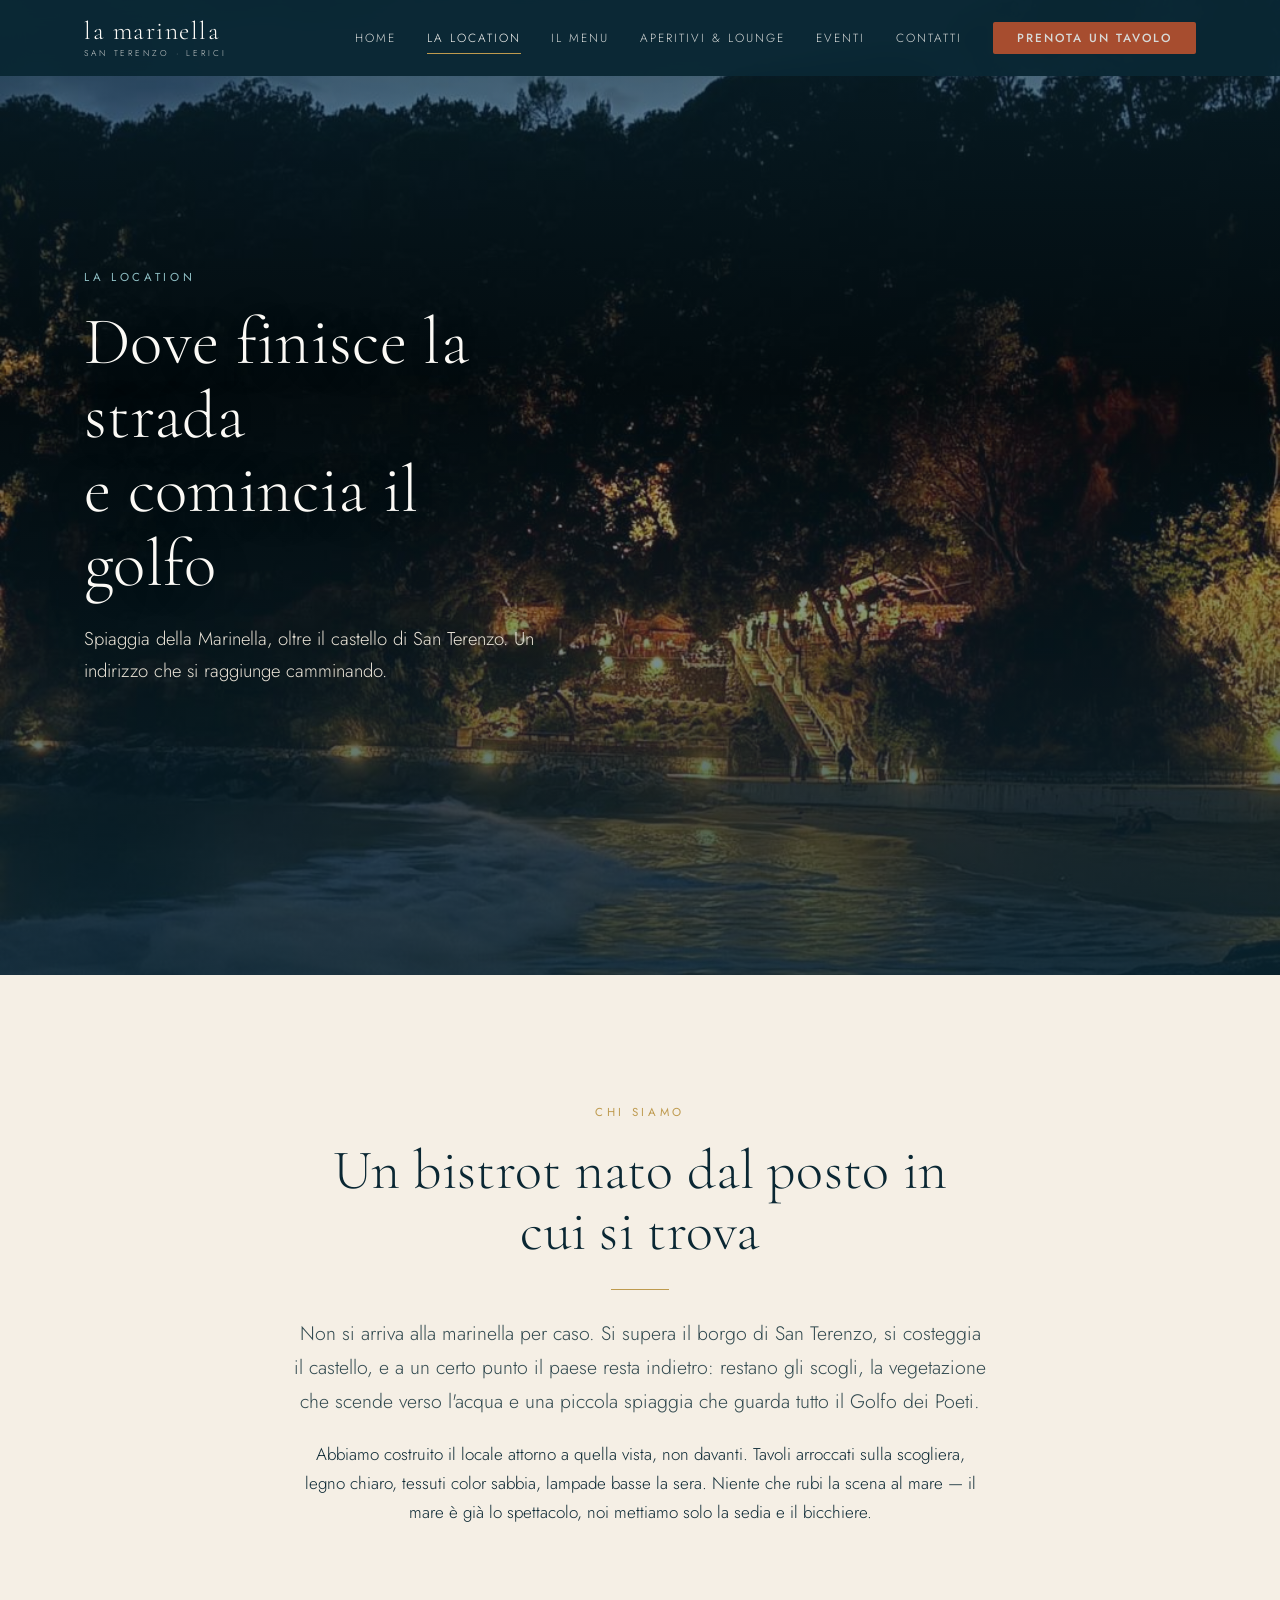
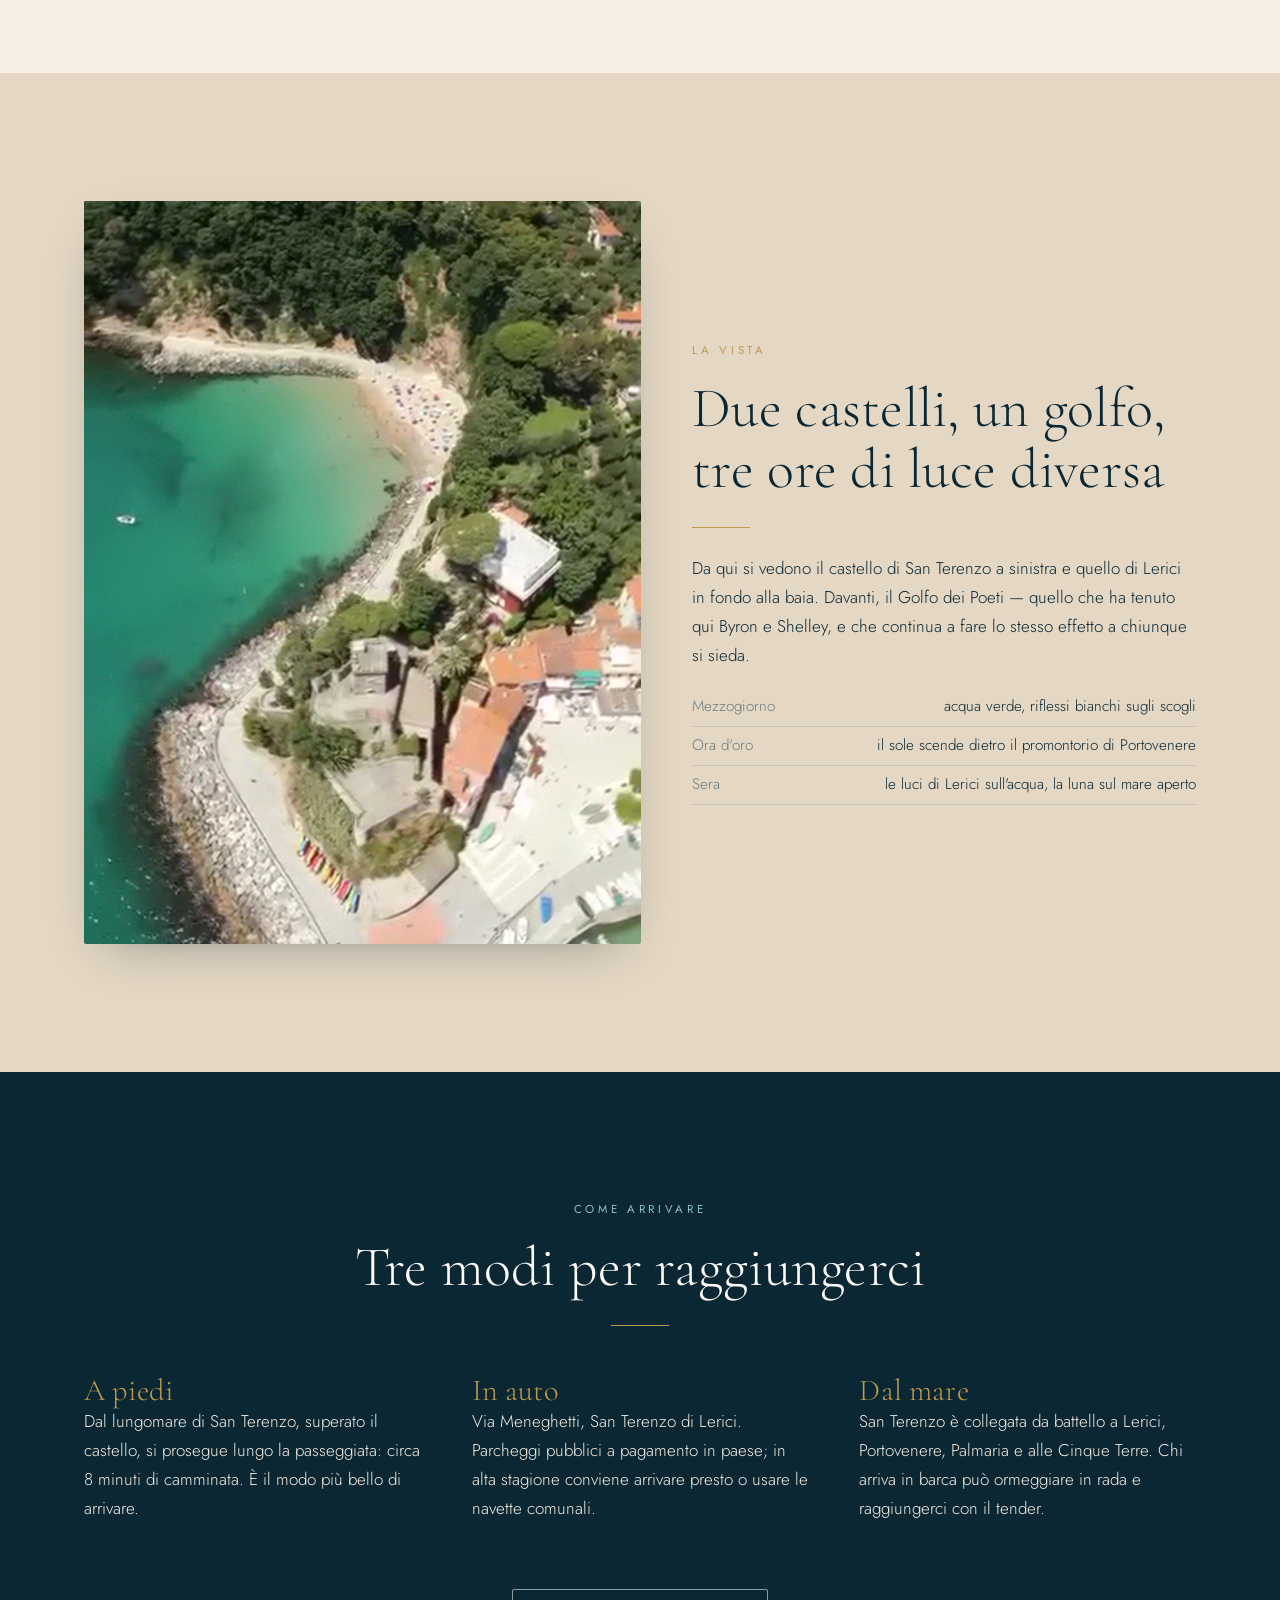
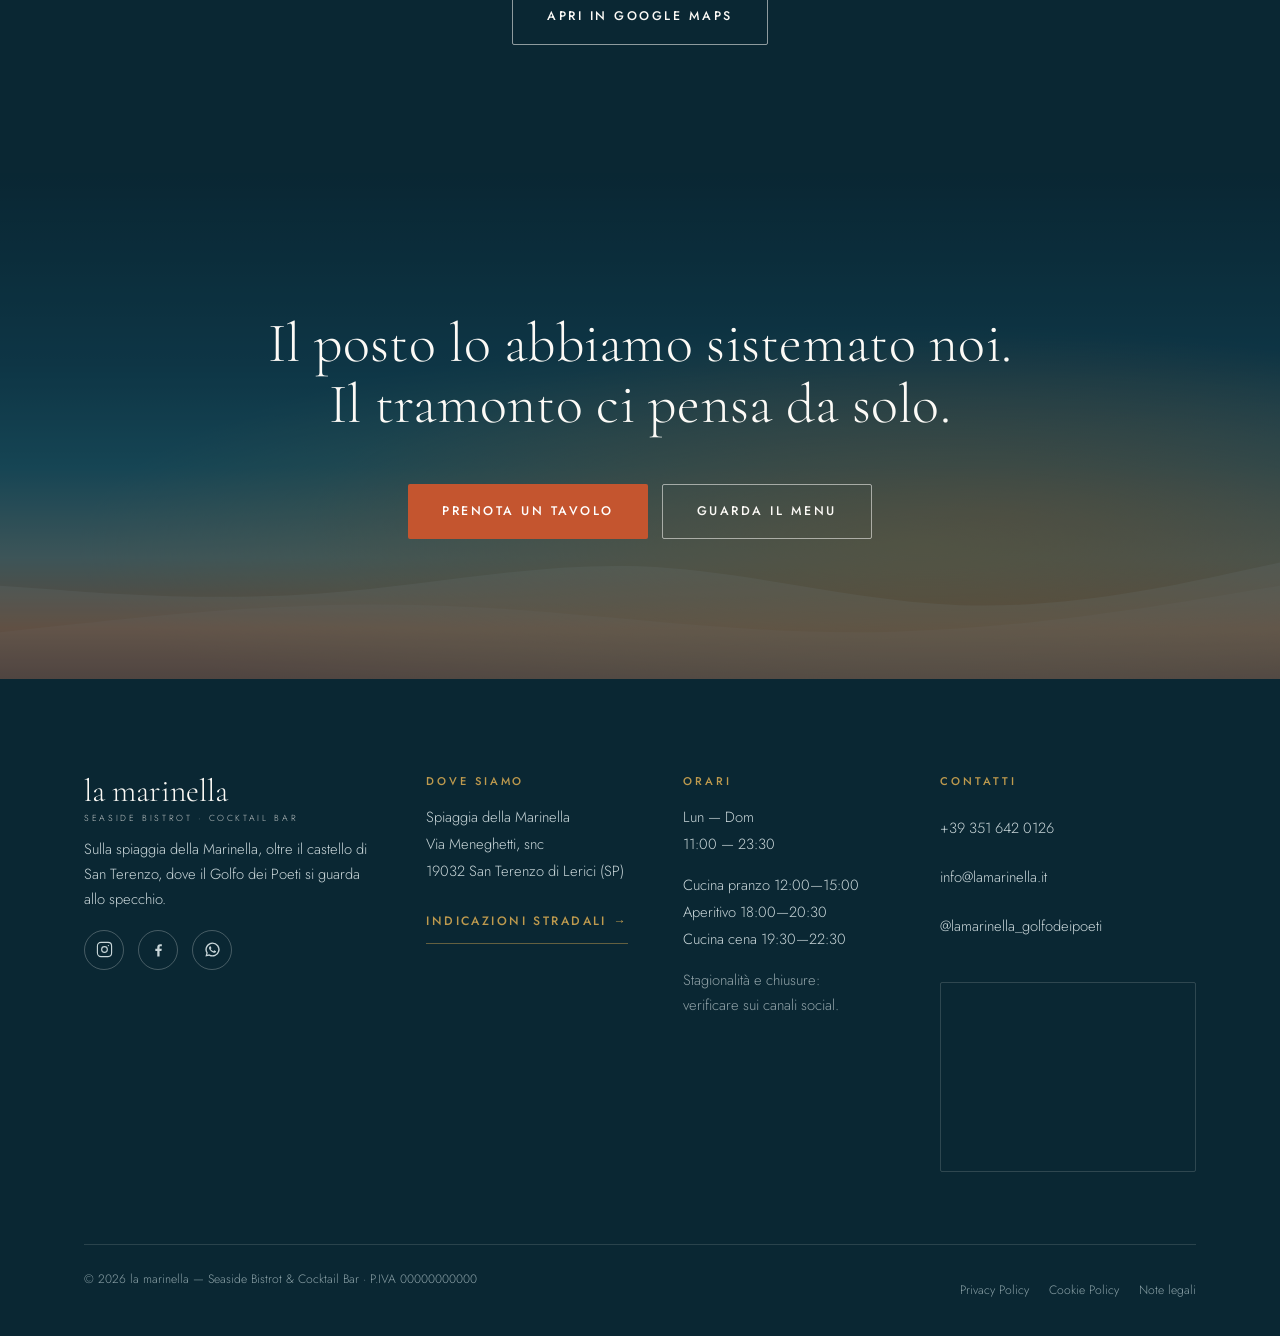
<file: la-marinella/location.html>
<!DOCTYPE html>
<html lang="it">
<head>
<meta charset="UTF-8">
<meta name="viewport" content="width=device-width, initial-scale=1">
<title>La Location — la marinella, sulla spiaggia di San Terenzo (Lerici)</title>
<meta name="description" content="La marinella è sulla spiaggia della Marinella a San Terenzo di Lerici: terrazza sulla scogliera sopra la cala, vista sui castelli di Lerici e San Terenzo e su tutto il Golfo dei Poeti.">
<meta name="author" content="la marinella — San Terenzo di Lerici">
<meta name="robots" content="index, follow">
<link rel="canonical" href="https://www.lamarinella.it/location.html">

<!-- Open Graph / social -->
<meta property="og:type" content="restaurant">
<meta property="og:locale" content="it_IT">
<meta property="og:site_name" content="la marinella | Seaside Bistrot &amp; Cocktail Bar">
<meta property="og:title" content="La Location — la marinella, sulla spiaggia di San Terenzo (Lerici)">
<meta property="og:description" content="La marinella è sulla spiaggia della Marinella a San Terenzo di Lerici: terrazza sulla scogliera sopra la cala, vista sui castelli di Lerici e San Terenzo e su tutto il Golfo dei Poeti.">
<meta property="og:url" content="https://www.lamarinella.it/location.html">
<meta name="twitter:card" content="summary_large_image">

<!-- Tipografia -->
<link rel="preconnect" href="https://fonts.googleapis.com">
<link rel="preconnect" href="https://fonts.gstatic.com" crossorigin>
<link href="https://fonts.googleapis.com/css2?family=Cormorant+Garamond:ital,wght@0,300;0,400;0,500;1,300;1,400&family=Jost:wght@300;400;500&display=swap" rel="stylesheet">
<link rel="preload" as="image" href="assets/img/cala-di-notte.jpg" fetchpriority="high">
<link rel="stylesheet" href="assets/style.css">
<link rel="icon" href="data:image/svg+xml,<svg xmlns='http://www.w3.org/2000/svg' viewBox='0 0 100 100'><rect width='100' height='100' fill='%230A2733'/><text y='72' x='50' text-anchor='middle' font-size='62' font-family='Georgia,serif' fill='%23BE9A4E'>m</text></svg>">
</head>
<body>
<header class="nav nav--interna">
  <div class="wrap nav__inner">
    <a href="index.html" class="nav__logo" aria-label="la marinella — torna alla home">la marinella<small>San Terenzo · Lerici</small></a>
    <nav class="nav__menu" aria-label="Navigazione principale">
      <a href="index.html">Home</a>
      <a href="location.html" aria-current="page">La Location</a>
      <a href="menu.html">Il Menu</a>
      <a href="aperitivi.html">Aperitivi & Lounge</a>
      <a href="eventi.html">Eventi</a>
      <a href="contatti.html">Contatti</a>
      <a href="https://wa.me/393516420126?text=Buongiorno%20la%20marinella%2C%20vorrei%20prenotare%20un%20tavolo." target="_blank" rel="noopener" class="btn btn--primario nav__cta">Prenota un tavolo</a>
    </nav>
    <button class="burger" aria-label="Apri il menu" aria-expanded="false"><span></span><span></span><span></span></button>
  </div>
</header>

<section class="hero hero--interno">
  <div class="hero__sfondo"><div class="scena scena--giorno"><div class="scena__onde"><svg viewBox="0 0 1440 320" preserveAspectRatio="none" aria-hidden="true">
<path fill="rgba(252,250,246,.28)" d="M0,192L60,197C120,203,240,213,360,202.7C480,192,600,160,720,165.3C840,171,960,213,1080,218.7C1200,224,1320,192,1380,176L1440,160L1440,320L0,320Z"></path>
<path fill="rgba(252,250,246,.18)" d="M0,256L80,245.3C160,235,320,213,480,218.7C640,224,800,256,960,256C1120,256,1280,224,1360,208L1440,192L1440,320L0,320Z"></path>
</svg></div></div></div>
  <img class="hero__img" src="assets/img/cala-di-notte.jpg" alt="La cala della Marinella di notte, con il locale illuminato tra i pini" fetchpriority="high" decoding="async" onerror="this.remove()">
  <div class="hero__velo"></div>
  <div class="wrap hero__contenuto">
    <span class="eyebrow eyebrow--chiaro">La location</span>
    <h1>Dove finisce la strada<br>e comincia il golfo</h1>
    <p class="hero__sub">Spiaggia della Marinella, oltre il castello di San Terenzo.
    Un indirizzo che si raggiunge camminando.</p>
  </div>
</section>

<section>
  <div class="wrap wrap--stretto centro rivela">
    <span class="eyebrow">Chi siamo</span>
    <h2>Un bistrot nato dal posto in cui si trova</h2>
    <div class="filetto"></div>
    <p class="lead">Non si arriva alla marinella per caso. Si supera il borgo di San Terenzo,
    si costeggia il castello, e a un certo punto il paese resta indietro: restano gli scogli,
    la vegetazione che scende verso l'acqua e una piccola spiaggia che guarda tutto il Golfo dei Poeti.</p>
    <p>Abbiamo costruito il locale attorno a quella vista, non davanti. Tavoli arroccati sulla
    scogliera, legno chiaro, tessuti color sabbia, lampade basse la sera. Niente che rubi la scena
    al mare — il mare è già lo spettacolo, noi mettiamo solo la sedia e il bicchiere.</p>
  </div>
</section>

<section class="sezione--sabbia">
  <div class="wrap griglia g-2-asim">
    <div class="rivela"><div class="foto foto--alta"><video muted loop playsinline preload="metadata" poster="assets/video/hero-poster.jpg" aria-label="La cala della Marinella ripresa dall'alto" disablepictureinpicture onerror="this.remove()"><source src="assets/video/hero-marinella.mp4" type="video/mp4"></video></div></div>
    <div class="rivela">
      <span class="eyebrow">La vista</span>
      <h2>Due castelli, un golfo,<br>tre ore di luce diversa</h2>
      <div class="filetto"></div>
      <p>Da qui si vedono il castello di San Terenzo a sinistra e quello di Lerici in fondo alla baia.
      Davanti, il Golfo dei Poeti — quello che ha tenuto qui Byron e Shelley, e che continua a fare
      lo stesso effetto a chiunque si sieda.</p>
      <ul class="info-lista">
        <li><span>Mezzogiorno</span><span>acqua verde, riflessi bianchi sugli scogli</span></li>
        <li><span>Ora d'oro</span><span>il sole scende dietro il promontorio di Portovenere</span></li>
        <li><span>Sera</span><span>le luci di Lerici sull'acqua, la luna sul mare aperto</span></li>
      </ul>
    </div>
  </div>
</section>

<section class="sezione--scura">
  <div class="wrap">
    <div class="centro rivela"><span class="eyebrow eyebrow--chiaro">Come arrivare</span>
      <h2>Tre modi per raggiungerci</h2><div class="filetto"></div></div>
    <div class="griglia g-3 mt-3">
      <div class="rivela">
        <h3 style="color:var(--oro)">A piedi</h3>
        <p>Dal lungomare di San Terenzo, superato il castello, si prosegue lungo la passeggiata:
        circa 8 minuti di camminata. È il modo più bello di arrivare.</p>
      </div>
      <div class="rivela">
        <h3 style="color:var(--oro)">In auto</h3>
        <p>Via Meneghetti, San Terenzo di Lerici. Parcheggi pubblici a pagamento in paese;
        in alta stagione conviene arrivare presto o usare le navette comunali.</p>
      </div>
      <div class="rivela">
        <h3 style="color:var(--oro)">Dal mare</h3>
        <p>San Terenzo è collegata da battello a Lerici, Portovenere, Palmaria e alle Cinque Terre.
        Chi arriva in barca può ormeggiare in rada e raggiungerci con il tender.</p>
      </div>
    </div>
    <div class="centro mt-3 rivela">
      <a href="https://www.google.com/maps/search/?api=1&query=Spiaggia+della+Marinella+San+Terenzo+Lerici" target="_blank" rel="noopener" class="btn btn--chiaro">Apri in Google Maps</a>
    </div>
  </div>
</section>

<section class="banda">
  <div class="scena"><div class="scena__onde"><svg viewBox="0 0 1440 320" preserveAspectRatio="none" aria-hidden="true">
<path fill="rgba(252,250,246,.28)" d="M0,192L60,197C120,203,240,213,360,202.7C480,192,600,160,720,165.3C840,171,960,213,1080,218.7C1200,224,1320,192,1380,176L1440,160L1440,320L0,320Z"></path>
<path fill="rgba(252,250,246,.18)" d="M0,256L80,245.3C160,235,320,213,480,218.7C640,224,800,256,960,256C1120,256,1280,224,1360,208L1440,192L1440,320L0,320Z"></path>
</svg></div></div><div class="banda__velo"></div>
  <div class="wrap">
    <h2>Il posto lo abbiamo sistemato noi.<br>Il tramonto ci pensa da solo.</h2>
    <div class="hero__azioni mt-3" style="justify-content:center">
      <a href="https://wa.me/393516420126?text=Buongiorno%20la%20marinella%2C%20vorrei%20prenotare%20un%20tavolo." target="_blank" rel="noopener" class="btn btn--primario">Prenota un tavolo</a>
      <a href="menu.html" class="btn btn--chiaro">Guarda il menu</a>
    </div>
  </div>
</section>
<footer class="footer">
  <div class="wrap footer__griglia">
    <div>
      <div class="footer__logo">la marinella<small>Seaside Bistrot · Cocktail Bar</small></div>
      <p style="max-width:34ch">Sulla spiaggia della Marinella, oltre il castello di San Terenzo, dove il Golfo dei Poeti si guarda allo specchio.</p>
      <div class="social">
        <a href="https://www.instagram.com/lamarinella_golfodeipoeti/" target="_blank" rel="noopener" aria-label="Instagram">
          <svg viewBox="0 0 24 24" fill="none" stroke="currentColor" stroke-width="1.6"><rect x="2" y="2" width="20" height="20" rx="5"/><circle cx="12" cy="12" r="4"/><circle cx="17.5" cy="6.5" r="1" fill="currentColor" stroke="none"/></svg>
        </a>
        <a href="https://www.facebook.com/search/top?q=la%20marinella%20san%20terenzo" target="_blank" rel="noopener" aria-label="Facebook">
          <svg viewBox="0 0 24 24" fill="currentColor"><path d="M13.5 22v-8h2.7l.4-3.1h-3.1V8.9c0-.9.25-1.5 1.55-1.5h1.65V4.6c-.29-.04-1.27-.13-2.41-.13-2.38 0-4.01 1.45-4.01 4.13v2.3H7.5V14h2.78v8z"/></svg>
        </a>
        <a href="https://wa.me/393516420126" target="_blank" rel="noopener" aria-label="WhatsApp">
          <svg viewBox="0 0 24 24" fill="currentColor"><path d="M12 2a10 10 0 00-8.6 15.05L2 22l5.1-1.33A10 10 0 1012 2zm0 18.1a8.1 8.1 0 01-4.12-1.13l-.3-.18-3.03.79.81-2.95-.19-.3A8.1 8.1 0 1112 20.1zm4.45-6.06c-.24-.12-1.44-.71-1.66-.79s-.39-.12-.55.12-.63.79-.77.95-.28.18-.52.06a6.63 6.63 0 01-1.95-1.2 7.3 7.3 0 01-1.35-1.68c-.14-.24 0-.37.11-.49s.24-.28.36-.42a1.6 1.6 0 00.24-.4.44.44 0 000-.42c-.06-.12-.55-1.32-.75-1.81s-.4-.41-.55-.42h-.47a.9.9 0 00-.65.3 2.72 2.72 0 00-.85 2.03 4.74 4.74 0 001 2.5 10.85 10.85 0 004.15 3.67 13.9 13.9 0 001.39.51 3.33 3.33 0 001.53.1 2.5 2.5 0 001.64-1.16 2.03 2.03 0 00.14-1.16c-.06-.1-.22-.16-.46-.28z"/></svg>
        </a>
      </div>
    </div>
    <div>
      <h4>Dove siamo</h4>
      <ul>
        <li>Spiaggia della Marinella</li>
        <li>Via Meneghetti, snc</li>
        <li>19032 San Terenzo di Lerici (SP)</li>
        <li class="mt-1"><a href="https://www.google.com/maps/search/?api=1&query=Spiaggia+della+Marinella+San+Terenzo+Lerici" target="_blank" rel="noopener" class="link-freccia" style="color:var(--oro);border-color:rgba(190,154,78,.5)">Indicazioni stradali →</a></li>
      </ul>
    </div>
    <div>
      <h4>Orari</h4>
      <ul>
        <li>Lun — Dom</li>
        <li>11:00 — 23:30</li>
        <li class="mt-1">Cucina pranzo 12:00—15:00</li>
        <li>Aperitivo 18:00—20:30</li>
        <li>Cucina cena 19:30—22:30</li>
        <li class="mt-1" style="opacity:.7">Stagionalità e chiusure:<br>verificare sui canali social.</li>
      </ul>
    </div>
    <div>
      <h4>Contatti</h4>
      <ul>
        <li><a href="tel:+393516420126">+39 351 642 0126</a></li>
        <li><a href="mailto:info@lamarinella.it">info@lamarinella.it</a></li>
        <li><a href="https://www.instagram.com/lamarinella_golfodeipoeti/" target="_blank" rel="noopener">@lamarinella_golfodeipoeti</a></li>
      </ul>
      <div class="mappa mt-2">
        <iframe src="https://www.google.com/maps?q=Spiaggia+della+Marinella,+San+Terenzo,+Lerici+SP&output=embed" loading="lazy" referrerpolicy="no-referrer-when-downgrade" title="Mappa — la marinella, San Terenzo di Lerici"></iframe>
      </div>
    </div>
  </div>
  <div class="wrap">
    <div class="footer__coda">
      <span>© <span data-anno></span> la marinella — Seaside Bistrot &amp; Cocktail Bar · P.IVA 00000000000</span>
      <nav>
        <a href="#">Privacy Policy</a>
        <a href="#">Cookie Policy</a>
        <a href="#">Note legali</a>
      </nav>
    </div>
  </div>
</footer>

<div class="barra-mobile">
  <a href="index.html" class="barra-mobile__icona" aria-label="Torna alla home"><svg viewBox="0 0 24 24" fill="none" stroke="currentColor" stroke-width="1.6" aria-hidden="true" style="width:17px;height:17px"><path d="M3 11l9-8 9 8"/><path d="M5 10v10h14V10"/></svg><span>Home</span></a>
  <a href="tel:+393516420126" class="barra-mobile__icona" aria-label="Chiama la marinella"><svg viewBox="0 0 24 24" fill="currentColor" aria-hidden="true" style="width:16px;height:16px"><path d="M6.6 10.8a15 15 0 006.6 6.6l2.2-2.2c.3-.3.7-.4 1-.2 1.1.4 2.3.6 3.6.6.6 0 1 .4 1 1V20c0 .6-.4 1-1 1A17 17 0 013 4c0-.6.4-1 1-1h3.5c.6 0 1 .4 1 1 0 1.3.2 2.5.6 3.6.1.3 0 .7-.2 1l-2.3 2.2z"/></svg><span>Chiama</span></a>
  <a href="https://wa.me/393516420126?text=Buongiorno%20la%20marinella%2C%20vorrei%20prenotare%20un%20tavolo." target="_blank" rel="noopener" class="btn btn--primario">Prenota</a>
</div>

<script src="assets/script.js"></script>
</body>
</html>
</file>
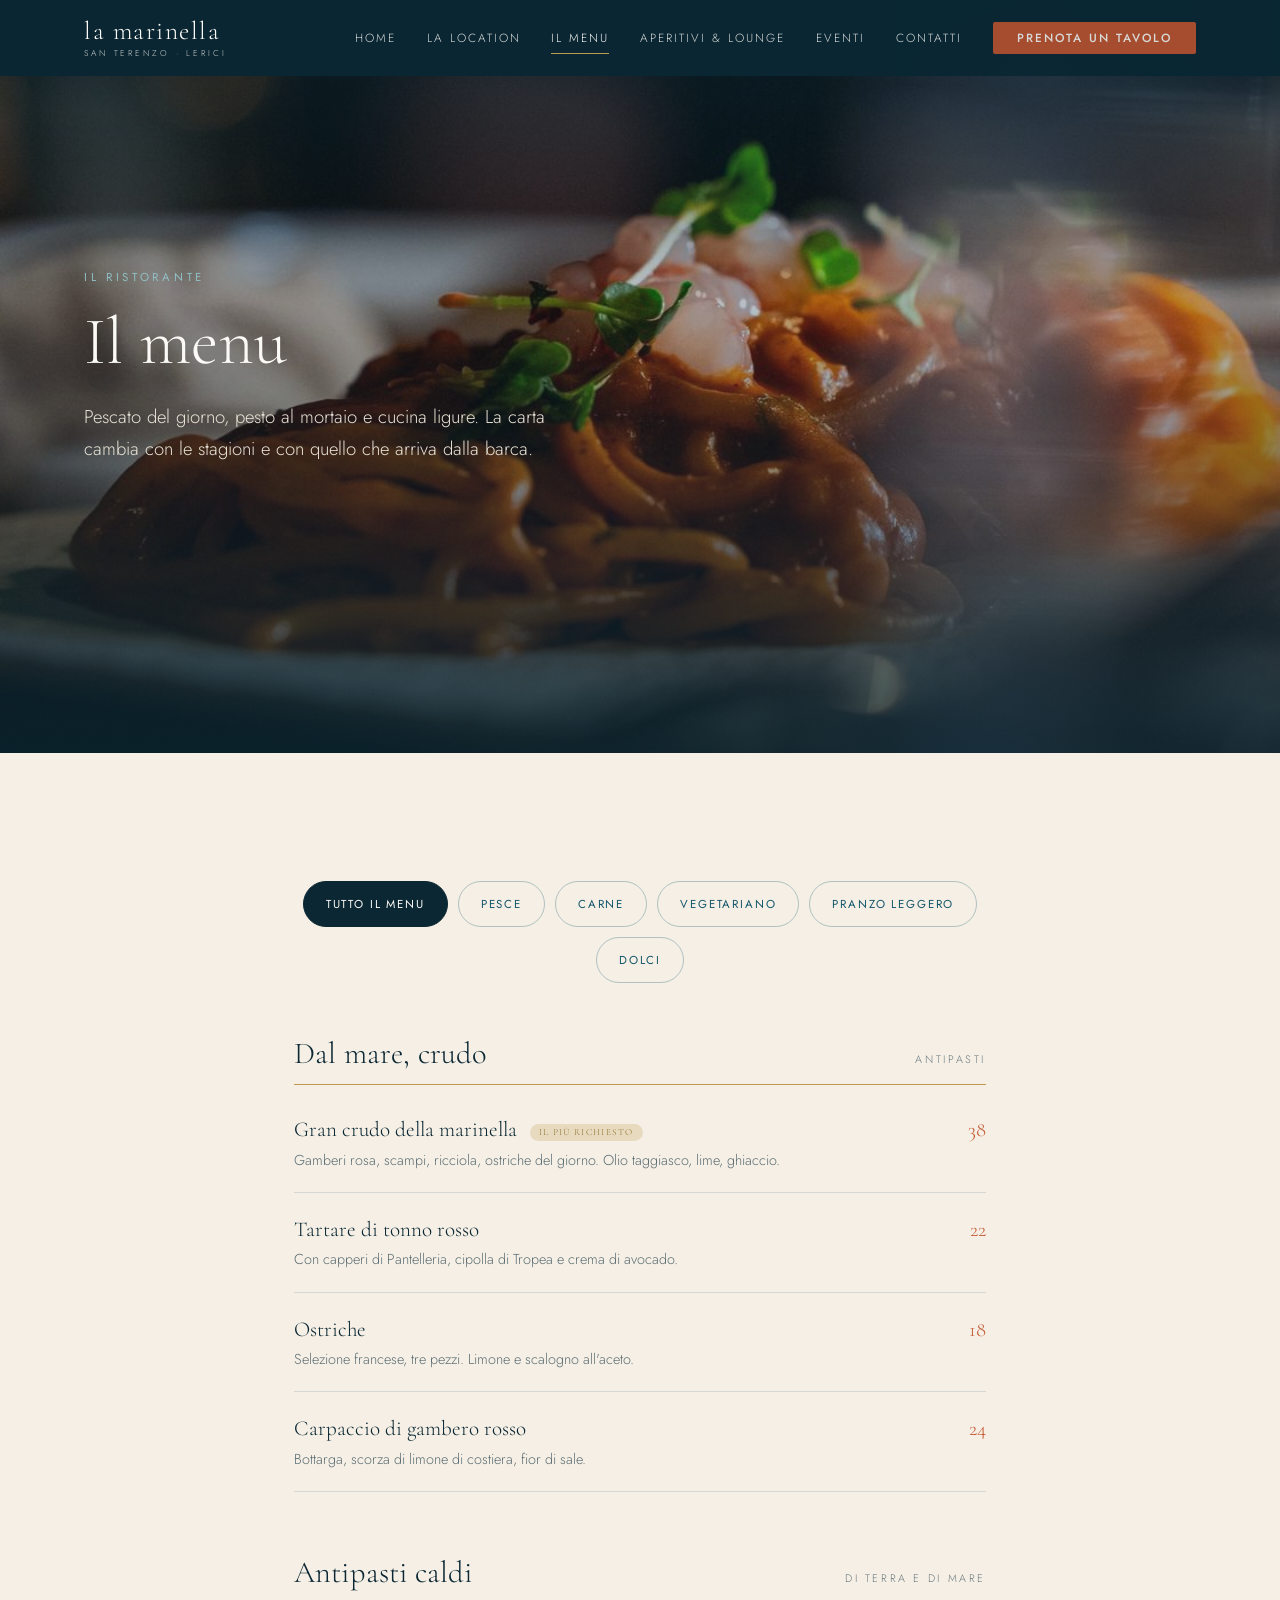
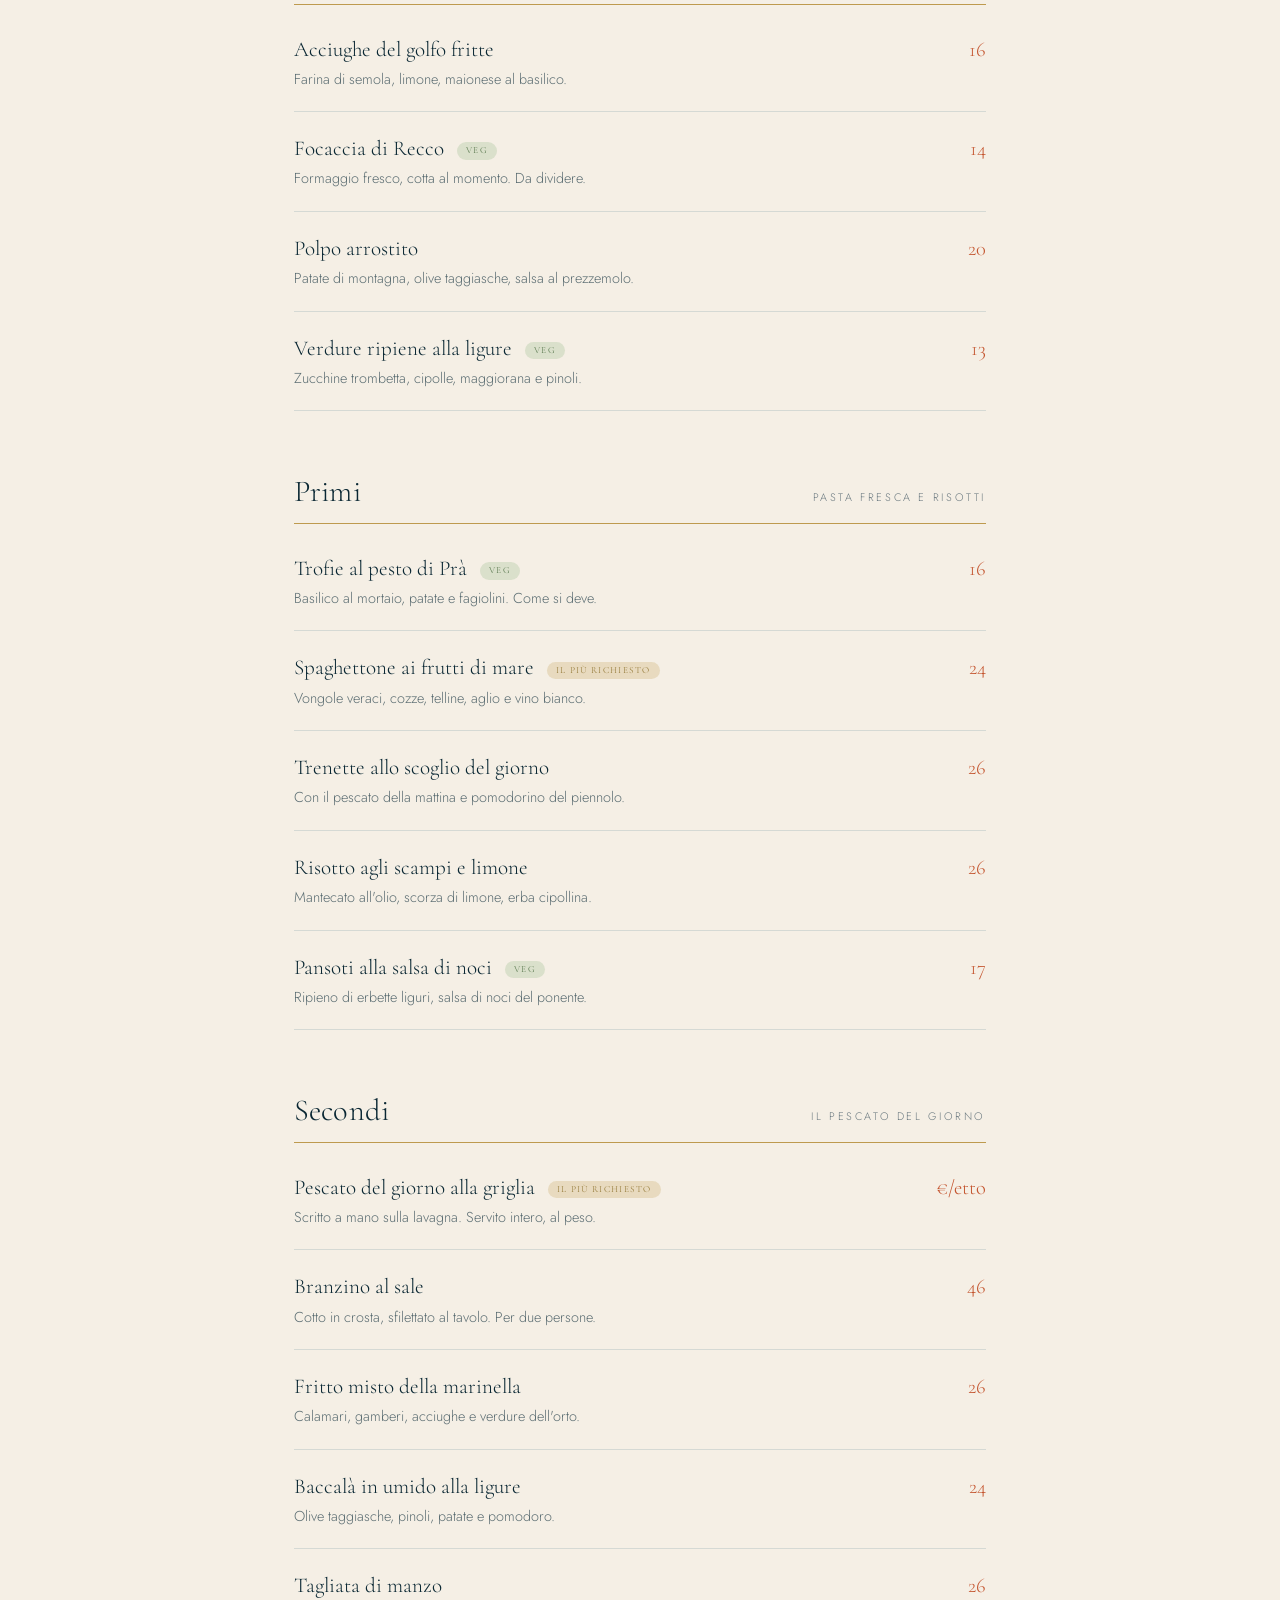
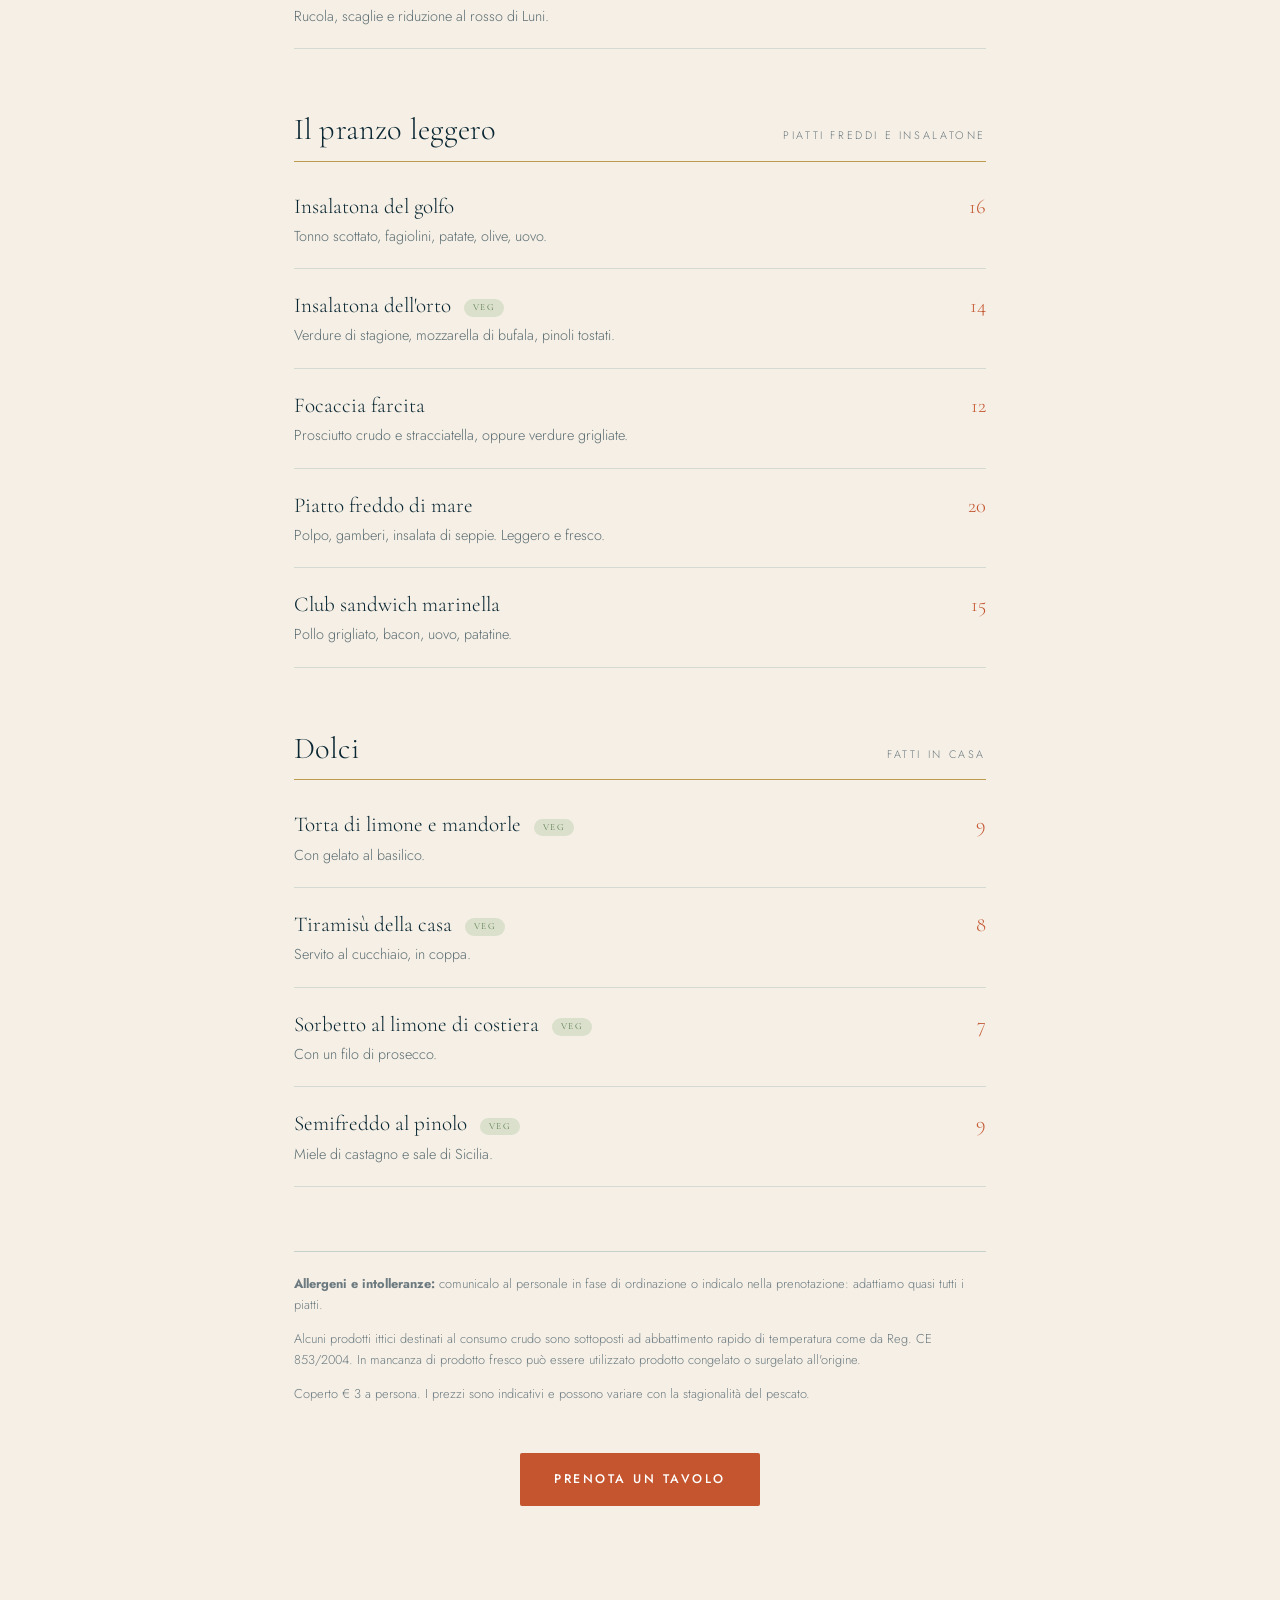
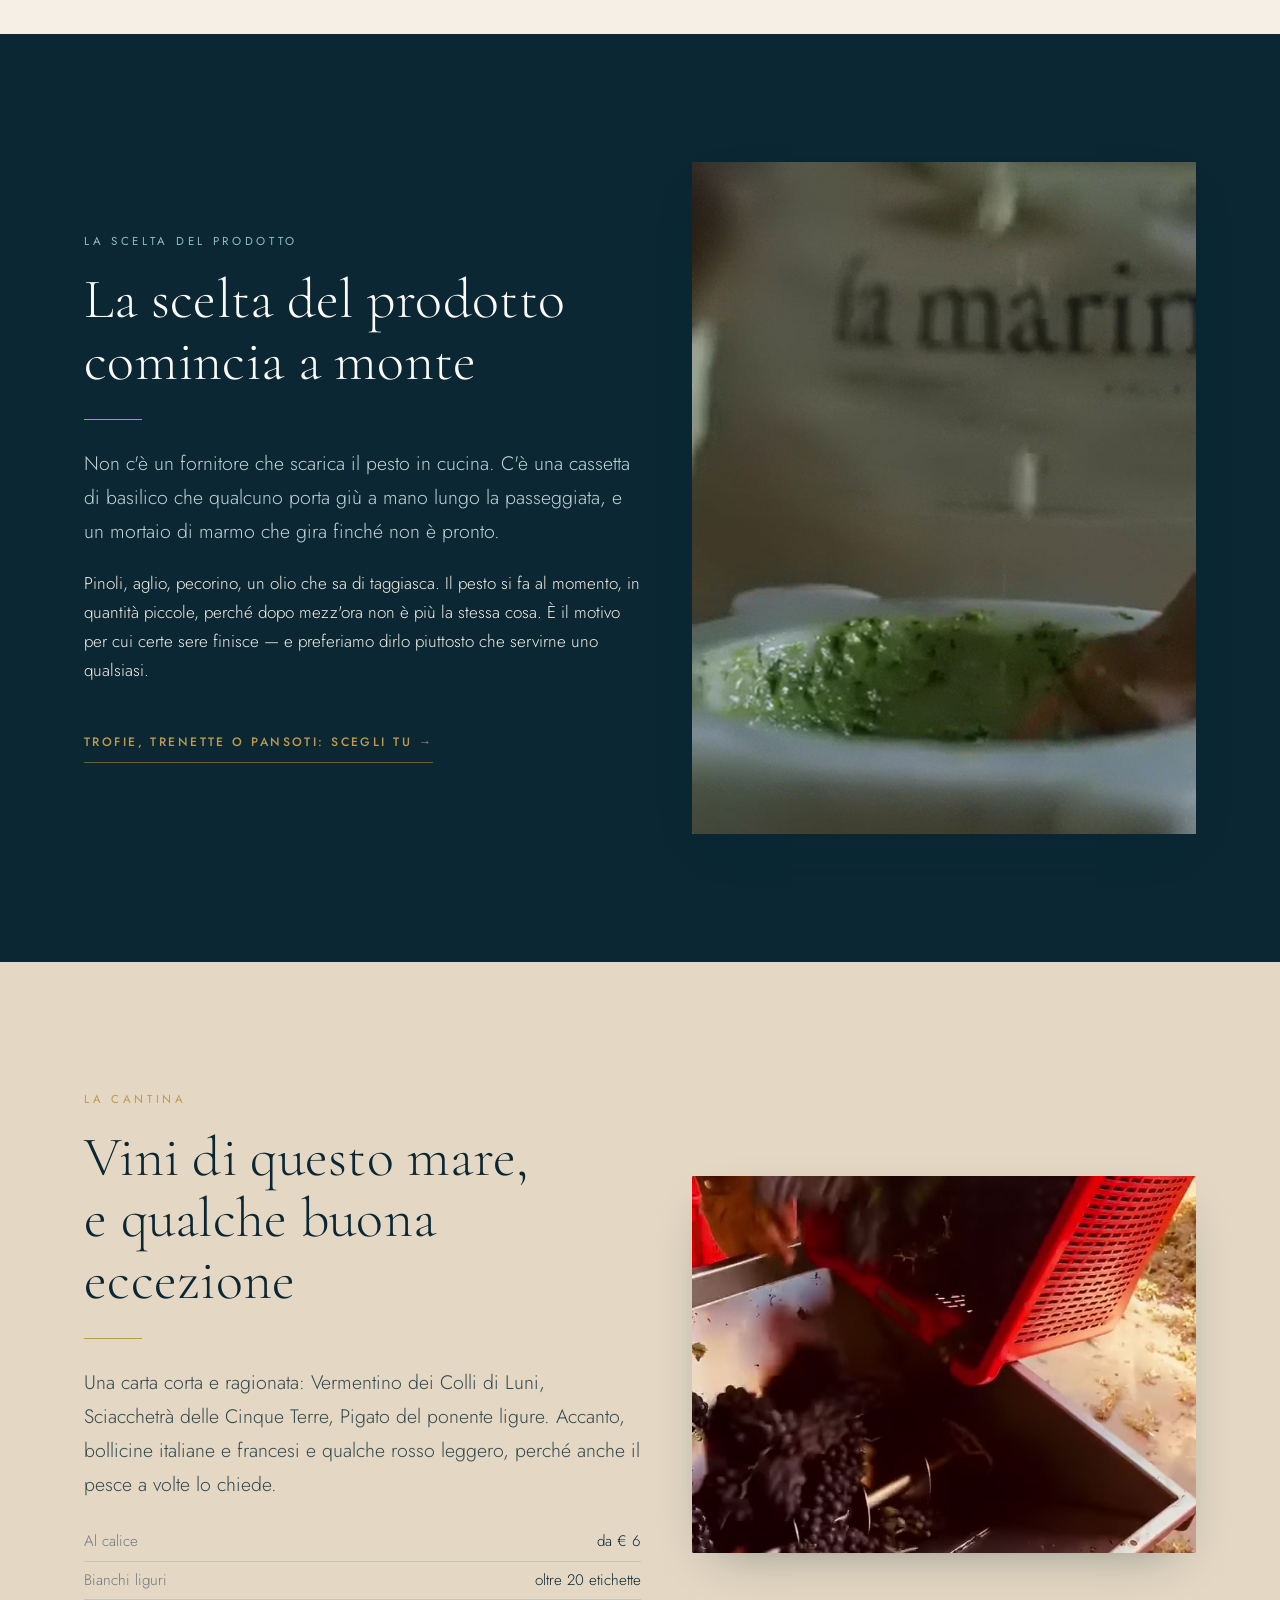
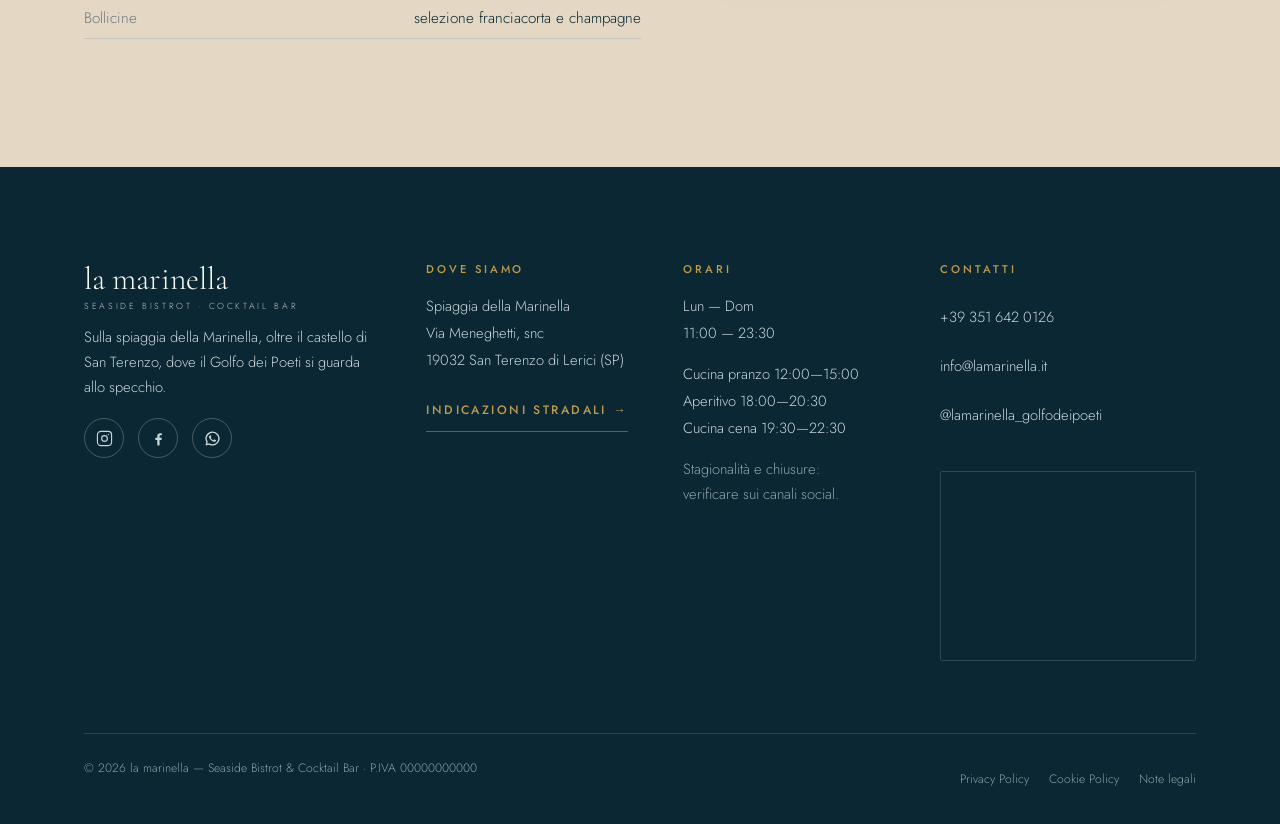
<file: la-marinella/menu.html>
<!DOCTYPE html>
<html lang="it">
<head>
<meta charset="UTF-8">
<meta name="viewport" content="width=device-width, initial-scale=1">
<title>Il Menu — Ristorante di pesce a San Terenzo di Lerici | la marinella</title>
<meta name="description" content="Menu della marinella: crudi di mare, pesto ligure, pescato del giorno, focacce e insalatone per il pranzo leggero. Ristorante di pesce a San Terenzo di Lerici, Golfo dei Poeti.">
<meta name="author" content="la marinella — San Terenzo di Lerici">
<meta name="robots" content="index, follow">
<link rel="canonical" href="https://www.lamarinella.it/menu.html">

<!-- Open Graph / social -->
<meta property="og:type" content="restaurant">
<meta property="og:locale" content="it_IT">
<meta property="og:site_name" content="la marinella | Seaside Bistrot &amp; Cocktail Bar">
<meta property="og:title" content="Il Menu — Ristorante di pesce a San Terenzo di Lerici | la marinella">
<meta property="og:description" content="Menu della marinella: crudi di mare, pesto ligure, pescato del giorno, focacce e insalatone per il pranzo leggero. Ristorante di pesce a San Terenzo di Lerici, Golfo dei Poeti.">
<meta property="og:url" content="https://www.lamarinella.it/menu.html">
<meta name="twitter:card" content="summary_large_image">

<!-- Tipografia -->
<link rel="preconnect" href="https://fonts.googleapis.com">
<link rel="preconnect" href="https://fonts.gstatic.com" crossorigin>
<link href="https://fonts.googleapis.com/css2?family=Cormorant+Garamond:ital,wght@0,300;0,400;0,500;1,300;1,400&family=Jost:wght@300;400;500&display=swap" rel="stylesheet">
<link rel="preload" as="image" href="assets/img/pasta-del-mare.jpg" fetchpriority="high">
<link rel="stylesheet" href="assets/style.css">
<link rel="icon" href="data:image/svg+xml,<svg xmlns='http://www.w3.org/2000/svg' viewBox='0 0 100 100'><rect width='100' height='100' fill='%230A2733'/><text y='72' x='50' text-anchor='middle' font-size='62' font-family='Georgia,serif' fill='%23BE9A4E'>m</text></svg>">
</head>
<body>
<header class="nav nav--interna">
  <div class="wrap nav__inner">
    <a href="index.html" class="nav__logo" aria-label="la marinella — torna alla home">la marinella<small>San Terenzo · Lerici</small></a>
    <nav class="nav__menu" aria-label="Navigazione principale">
      <a href="index.html">Home</a>
      <a href="location.html">La Location</a>
      <a href="menu.html" aria-current="page">Il Menu</a>
      <a href="aperitivi.html">Aperitivi & Lounge</a>
      <a href="eventi.html">Eventi</a>
      <a href="contatti.html">Contatti</a>
      <a href="https://wa.me/393516420126?text=Buongiorno%20la%20marinella%2C%20vorrei%20prenotare%20un%20tavolo." target="_blank" rel="noopener" class="btn btn--primario nav__cta">Prenota un tavolo</a>
    </nav>
    <button class="burger" aria-label="Apri il menu" aria-expanded="false"><span></span><span></span><span></span></button>
  </div>
</header>

<section class="hero hero--interno">
  <div class="hero__sfondo"><div class="scena"><div class="scena__onde"><svg viewBox="0 0 1440 320" preserveAspectRatio="none" aria-hidden="true">
<path fill="rgba(252,250,246,.28)" d="M0,192L60,197C120,203,240,213,360,202.7C480,192,600,160,720,165.3C840,171,960,213,1080,218.7C1200,224,1320,192,1380,176L1440,160L1440,320L0,320Z"></path>
<path fill="rgba(252,250,246,.18)" d="M0,256L80,245.3C160,235,320,213,480,218.7C640,224,800,256,960,256C1120,256,1280,224,1360,208L1440,192L1440,320L0,320Z"></path>
</svg></div></div></div>
  <img class="hero__img" src="assets/img/pasta-del-mare.jpg" alt="Spaghettone del mare con gamberi crudi e germogli" fetchpriority="high" decoding="async" onerror="this.remove()">
  <div class="hero__velo"></div>
  <div class="wrap hero__contenuto">
    <span class="eyebrow eyebrow--chiaro">Il ristorante</span>
    <h1>Il menu</h1>
    <p class="hero__sub">Pescato del giorno, pesto al mortaio e cucina ligure.
    La carta cambia con le stagioni e con quello che arriva dalla barca.</p>
  </div>
</section>

<section>
  <div class="wrap wrap--stretto">
    <div class="menu-filtri rivela">
      <button class="filtro attivo" data-filtro="tutto">Tutto il menu</button>
      <button class="filtro" data-filtro="pesce">Pesce</button>
      <button class="filtro" data-filtro="carne">Carne</button>
      <button class="filtro" data-filtro="veg">Vegetariano</button>
      <button class="filtro" data-filtro="pranzo">Pranzo leggero</button>
      <button class="filtro" data-filtro="dolci">Dolci</button>
    </div>

    <div class="menu-blocco rivela">
      <h3>Dal mare, crudo <span>antipasti</span></h3>
      <div class="portata" data-tag="mare pesce">
        <div>
          <div class="portata__nome">Gran crudo della marinella <span class="tag tag--top">Il più richiesto</span></div>
          <p class="portata__desc">Gamberi rosa, scampi, ricciola, ostriche del giorno. Olio taggiasco, lime, ghiaccio.</p>
        </div>
        <div class="portata__prezzo">38</div>
      </div>
      <div class="portata" data-tag="mare pesce">
        <div>
          <div class="portata__nome">Tartare di tonno rosso</div>
          <p class="portata__desc">Con capperi di Pantelleria, cipolla di Tropea e crema di avocado.</p>
        </div>
        <div class="portata__prezzo">22</div>
      </div>
      <div class="portata" data-tag="mare pesce">
        <div>
          <div class="portata__nome">Ostriche</div>
          <p class="portata__desc">Selezione francese, tre pezzi. Limone e scalogno all'aceto.</p>
        </div>
        <div class="portata__prezzo">18</div>
      </div>
      <div class="portata" data-tag="mare pesce">
        <div>
          <div class="portata__nome">Carpaccio di gambero rosso</div>
          <p class="portata__desc">Bottarga, scorza di limone di costiera, fior di sale.</p>
        </div>
        <div class="portata__prezzo">24</div>
      </div>
    </div>
    <div class="menu-blocco rivela">
      <h3>Antipasti caldi <span>di terra e di mare</span></h3>
      <div class="portata" data-tag="mare pesce">
        <div>
          <div class="portata__nome">Acciughe del golfo fritte</div>
          <p class="portata__desc">Farina di semola, limone, maionese al basilico.</p>
        </div>
        <div class="portata__prezzo">16</div>
      </div>
      <div class="portata" data-tag="terra veg">
        <div>
          <div class="portata__nome">Focaccia di Recco <span class="tag tag--veg">Veg</span></div>
          <p class="portata__desc">Formaggio fresco, cotta al momento. Da dividere.</p>
        </div>
        <div class="portata__prezzo">14</div>
      </div>
      <div class="portata" data-tag="mare pesce">
        <div>
          <div class="portata__nome">Polpo arrostito</div>
          <p class="portata__desc">Patate di montagna, olive taggiasche, salsa al prezzemolo.</p>
        </div>
        <div class="portata__prezzo">20</div>
      </div>
      <div class="portata" data-tag="terra veg">
        <div>
          <div class="portata__nome">Verdure ripiene alla ligure <span class="tag tag--veg">Veg</span></div>
          <p class="portata__desc">Zucchine trombetta, cipolle, maggiorana e pinoli.</p>
        </div>
        <div class="portata__prezzo">13</div>
      </div>
    </div>
    <div class="menu-blocco rivela">
      <h3>Primi <span>pasta fresca e risotti</span></h3>
      <div class="portata" data-tag="terra veg">
        <div>
          <div class="portata__nome">Trofie al pesto di Prà <span class="tag tag--veg">Veg</span></div>
          <p class="portata__desc">Basilico al mortaio, patate e fagiolini. Come si deve.</p>
        </div>
        <div class="portata__prezzo">16</div>
      </div>
      <div class="portata" data-tag="mare pesce">
        <div>
          <div class="portata__nome">Spaghettone ai frutti di mare <span class="tag tag--top">Il più richiesto</span></div>
          <p class="portata__desc">Vongole veraci, cozze, telline, aglio e vino bianco.</p>
        </div>
        <div class="portata__prezzo">24</div>
      </div>
      <div class="portata" data-tag="mare pesce">
        <div>
          <div class="portata__nome">Trenette allo scoglio del giorno</div>
          <p class="portata__desc">Con il pescato della mattina e pomodorino del piennolo.</p>
        </div>
        <div class="portata__prezzo">26</div>
      </div>
      <div class="portata" data-tag="mare pesce">
        <div>
          <div class="portata__nome">Risotto agli scampi e limone</div>
          <p class="portata__desc">Mantecato all'olio, scorza di limone, erba cipollina.</p>
        </div>
        <div class="portata__prezzo">26</div>
      </div>
      <div class="portata" data-tag="terra veg">
        <div>
          <div class="portata__nome">Pansoti alla salsa di noci <span class="tag tag--veg">Veg</span></div>
          <p class="portata__desc">Ripieno di erbette liguri, salsa di noci del ponente.</p>
        </div>
        <div class="portata__prezzo">17</div>
      </div>
    </div>
    <div class="menu-blocco rivela">
      <h3>Secondi <span>il pescato del giorno</span></h3>
      <div class="portata" data-tag="mare pesce">
        <div>
          <div class="portata__nome">Pescato del giorno alla griglia <span class="tag tag--top">Il più richiesto</span></div>
          <p class="portata__desc">Scritto a mano sulla lavagna. Servito intero, al peso.</p>
        </div>
        <div class="portata__prezzo">€/etto</div>
      </div>
      <div class="portata" data-tag="mare pesce">
        <div>
          <div class="portata__nome">Branzino al sale</div>
          <p class="portata__desc">Cotto in crosta, sfilettato al tavolo. Per due persone.</p>
        </div>
        <div class="portata__prezzo">46</div>
      </div>
      <div class="portata" data-tag="mare pesce">
        <div>
          <div class="portata__nome">Fritto misto della marinella</div>
          <p class="portata__desc">Calamari, gamberi, acciughe e verdure dell'orto.</p>
        </div>
        <div class="portata__prezzo">26</div>
      </div>
      <div class="portata" data-tag="mare pesce">
        <div>
          <div class="portata__nome">Baccalà in umido alla ligure</div>
          <p class="portata__desc">Olive taggiasche, pinoli, patate e pomodoro.</p>
        </div>
        <div class="portata__prezzo">24</div>
      </div>
      <div class="portata" data-tag="terra carne">
        <div>
          <div class="portata__nome">Tagliata di manzo</div>
          <p class="portata__desc">Rucola, scaglie e riduzione al rosso di Luni.</p>
        </div>
        <div class="portata__prezzo">26</div>
      </div>
    </div>
    <div class="menu-blocco rivela">
      <h3>Il pranzo leggero <span>piatti freddi e insalatone</span></h3>
      <div class="portata" data-tag="pranzo mare">
        <div>
          <div class="portata__nome">Insalatona del golfo</div>
          <p class="portata__desc">Tonno scottato, fagiolini, patate, olive, uovo.</p>
        </div>
        <div class="portata__prezzo">16</div>
      </div>
      <div class="portata" data-tag="pranzo terra veg">
        <div>
          <div class="portata__nome">Insalatona dell'orto <span class="tag tag--veg">Veg</span></div>
          <p class="portata__desc">Verdure di stagione, mozzarella di bufala, pinoli tostati.</p>
        </div>
        <div class="portata__prezzo">14</div>
      </div>
      <div class="portata" data-tag="pranzo terra">
        <div>
          <div class="portata__nome">Focaccia farcita</div>
          <p class="portata__desc">Prosciutto crudo e stracciatella, oppure verdure grigliate.</p>
        </div>
        <div class="portata__prezzo">12</div>
      </div>
      <div class="portata" data-tag="pranzo mare pesce">
        <div>
          <div class="portata__nome">Piatto freddo di mare</div>
          <p class="portata__desc">Polpo, gamberi, insalata di seppie. Leggero e fresco.</p>
        </div>
        <div class="portata__prezzo">20</div>
      </div>
      <div class="portata" data-tag="pranzo terra carne">
        <div>
          <div class="portata__nome">Club sandwich marinella</div>
          <p class="portata__desc">Pollo grigliato, bacon, uovo, patatine.</p>
        </div>
        <div class="portata__prezzo">15</div>
      </div>
    </div>
    <div class="menu-blocco rivela">
      <h3>Dolci <span>fatti in casa</span></h3>
      <div class="portata" data-tag="dolci veg">
        <div>
          <div class="portata__nome">Torta di limone e mandorle <span class="tag tag--veg">Veg</span></div>
          <p class="portata__desc">Con gelato al basilico.</p>
        </div>
        <div class="portata__prezzo">9</div>
      </div>
      <div class="portata" data-tag="dolci veg">
        <div>
          <div class="portata__nome">Tiramisù della casa <span class="tag tag--veg">Veg</span></div>
          <p class="portata__desc">Servito al cucchiaio, in coppa.</p>
        </div>
        <div class="portata__prezzo">8</div>
      </div>
      <div class="portata" data-tag="dolci veg">
        <div>
          <div class="portata__nome">Sorbetto al limone di costiera <span class="tag tag--veg">Veg</span></div>
          <p class="portata__desc">Con un filo di prosecco.</p>
        </div>
        <div class="portata__prezzo">7</div>
      </div>
      <div class="portata" data-tag="dolci veg">
        <div>
          <div class="portata__nome">Semifreddo al pinolo <span class="tag tag--veg">Veg</span></div>
          <p class="portata__desc">Miele di castagno e sale di Sicilia.</p>
        </div>
        <div class="portata__prezzo">9</div>
      </div>
    </div>


    <div class="nota-form rivela" style="border-top:1px solid rgba(20,86,107,.2);padding-top:22px">
      <p><strong>Allergeni e intolleranze:</strong> comunicalo al personale in fase di ordinazione o
      indicalo nella prenotazione: adattiamo quasi tutti i piatti.</p>
      <p>Alcuni prodotti ittici destinati al consumo crudo sono sottoposti ad abbattimento rapido
      di temperatura come da Reg. CE 853/2004. In mancanza di prodotto fresco può essere utilizzato
      prodotto congelato o surgelato all'origine.</p>
      <p>Coperto € 3 a persona. I prezzi sono indicativi e possono variare con la stagionalità del pescato.</p>
    </div>

    <div class="centro mt-3 rivela">
      <a href="https://wa.me/393516420126?text=Buongiorno%20la%20marinella%2C%20vorrei%20prenotare%20un%20tavolo." target="_blank" rel="noopener" class="btn btn--primario">Prenota un tavolo</a>
    </div>
  </div>
</section>


<!-- ===================== IL PESTO ===================== -->
<section class="sezione--scura">
  <div class="wrap griglia g-2-asim">
    <div class="rivela">
      <span class="eyebrow eyebrow--chiaro">La scelta del prodotto</span>
      <h2>La scelta del prodotto<br>comincia a monte</h2>
      <div class="filetto"></div>
      <p class="lead">Non c'è un fornitore che scarica il pesto in cucina. C'è una cassetta di basilico
      che qualcuno porta giù a mano lungo la passeggiata, e un mortaio di marmo che gira finché non è pronto.</p>
      <p>Pinoli, aglio, pecorino, un olio che sa di taggiasca. Il pesto si fa al momento, in
      quantità piccole, perché dopo mezz'ora non è più la stessa cosa. È il motivo per cui certe
      sere finisce — e preferiamo dirlo piuttosto che servirne uno qualsiasi.</p>
      <a href="#" class="link-freccia mt-1" style="color:var(--oro);border-color:rgba(190,154,78,.5)">
        Trofie, trenette o pansoti: scegli tu →</a>
    </div>
    <div class="rivela">
      <div class="foto foto--alta"><video muted loop playsinline preload="metadata" poster="assets/video/pesto-poster.jpg" aria-label="Il pesto lavorato al mortaio alla marinella" disablepictureinpicture onerror="this.remove()"><source src="assets/video/pesto.mp4" type="video/mp4"></video></div>
    </div>
  </div>
</section>

<section class="sezione--sabbia">
  <div class="wrap griglia g-2-asim">
    <div class="rivela">
      <span class="eyebrow">La cantina</span>
      <h2>Vini di questo mare,<br>e qualche buona eccezione</h2>
      <div class="filetto"></div>
      <p class="lead">Una carta corta e ragionata: Vermentino dei Colli di Luni, Sciacchetrà delle
      Cinque Terre, Pigato del ponente ligure. Accanto, bollicine italiane e francesi e qualche
      rosso leggero, perché anche il pesce a volte lo chiede.</p>
      <ul class="info-lista">
        <li><span>Al calice</span><span>da € 6</span></li>
        <li><span>Bianchi liguri</span><span>oltre 20 etichette</span></li>
        <li><span>Bollicine</span><span>selezione franciacorta e champagne</span></li>
      </ul>
    </div>
    <div class="rivela"><div class="foto foto--notte"><video muted loop playsinline preload="metadata" poster="assets/video/vendemmia-poster.jpg" aria-label="La vendemmia dei vini della casa" disablepictureinpicture onerror="this.remove()"><source src="assets/video/vendemmia.mp4" type="video/mp4"></video></div></div>
  </div>
</section>
<footer class="footer">
  <div class="wrap footer__griglia">
    <div>
      <div class="footer__logo">la marinella<small>Seaside Bistrot · Cocktail Bar</small></div>
      <p style="max-width:34ch">Sulla spiaggia della Marinella, oltre il castello di San Terenzo, dove il Golfo dei Poeti si guarda allo specchio.</p>
      <div class="social">
        <a href="https://www.instagram.com/lamarinella_golfodeipoeti/" target="_blank" rel="noopener" aria-label="Instagram">
          <svg viewBox="0 0 24 24" fill="none" stroke="currentColor" stroke-width="1.6"><rect x="2" y="2" width="20" height="20" rx="5"/><circle cx="12" cy="12" r="4"/><circle cx="17.5" cy="6.5" r="1" fill="currentColor" stroke="none"/></svg>
        </a>
        <a href="https://www.facebook.com/search/top?q=la%20marinella%20san%20terenzo" target="_blank" rel="noopener" aria-label="Facebook">
          <svg viewBox="0 0 24 24" fill="currentColor"><path d="M13.5 22v-8h2.7l.4-3.1h-3.1V8.9c0-.9.25-1.5 1.55-1.5h1.65V4.6c-.29-.04-1.27-.13-2.41-.13-2.38 0-4.01 1.45-4.01 4.13v2.3H7.5V14h2.78v8z"/></svg>
        </a>
        <a href="https://wa.me/393516420126" target="_blank" rel="noopener" aria-label="WhatsApp">
          <svg viewBox="0 0 24 24" fill="currentColor"><path d="M12 2a10 10 0 00-8.6 15.05L2 22l5.1-1.33A10 10 0 1012 2zm0 18.1a8.1 8.1 0 01-4.12-1.13l-.3-.18-3.03.79.81-2.95-.19-.3A8.1 8.1 0 1112 20.1zm4.45-6.06c-.24-.12-1.44-.71-1.66-.79s-.39-.12-.55.12-.63.79-.77.95-.28.18-.52.06a6.63 6.63 0 01-1.95-1.2 7.3 7.3 0 01-1.35-1.68c-.14-.24 0-.37.11-.49s.24-.28.36-.42a1.6 1.6 0 00.24-.4.44.44 0 000-.42c-.06-.12-.55-1.32-.75-1.81s-.4-.41-.55-.42h-.47a.9.9 0 00-.65.3 2.72 2.72 0 00-.85 2.03 4.74 4.74 0 001 2.5 10.85 10.85 0 004.15 3.67 13.9 13.9 0 001.39.51 3.33 3.33 0 001.53.1 2.5 2.5 0 001.64-1.16 2.03 2.03 0 00.14-1.16c-.06-.1-.22-.16-.46-.28z"/></svg>
        </a>
      </div>
    </div>
    <div>
      <h4>Dove siamo</h4>
      <ul>
        <li>Spiaggia della Marinella</li>
        <li>Via Meneghetti, snc</li>
        <li>19032 San Terenzo di Lerici (SP)</li>
        <li class="mt-1"><a href="https://www.google.com/maps/search/?api=1&query=Spiaggia+della+Marinella+San+Terenzo+Lerici" target="_blank" rel="noopener" class="link-freccia" style="color:var(--oro);border-color:rgba(190,154,78,.5)">Indicazioni stradali →</a></li>
      </ul>
    </div>
    <div>
      <h4>Orari</h4>
      <ul>
        <li>Lun — Dom</li>
        <li>11:00 — 23:30</li>
        <li class="mt-1">Cucina pranzo 12:00—15:00</li>
        <li>Aperitivo 18:00—20:30</li>
        <li>Cucina cena 19:30—22:30</li>
        <li class="mt-1" style="opacity:.7">Stagionalità e chiusure:<br>verificare sui canali social.</li>
      </ul>
    </div>
    <div>
      <h4>Contatti</h4>
      <ul>
        <li><a href="tel:+393516420126">+39 351 642 0126</a></li>
        <li><a href="mailto:info@lamarinella.it">info@lamarinella.it</a></li>
        <li><a href="https://www.instagram.com/lamarinella_golfodeipoeti/" target="_blank" rel="noopener">@lamarinella_golfodeipoeti</a></li>
      </ul>
      <div class="mappa mt-2">
        <iframe src="https://www.google.com/maps?q=Spiaggia+della+Marinella,+San+Terenzo,+Lerici+SP&output=embed" loading="lazy" referrerpolicy="no-referrer-when-downgrade" title="Mappa — la marinella, San Terenzo di Lerici"></iframe>
      </div>
    </div>
  </div>
  <div class="wrap">
    <div class="footer__coda">
      <span>© <span data-anno></span> la marinella — Seaside Bistrot &amp; Cocktail Bar · P.IVA 00000000000</span>
      <nav>
        <a href="#">Privacy Policy</a>
        <a href="#">Cookie Policy</a>
        <a href="#">Note legali</a>
      </nav>
    </div>
  </div>
</footer>

<div class="barra-mobile">
  <a href="index.html" class="barra-mobile__icona" aria-label="Torna alla home"><svg viewBox="0 0 24 24" fill="none" stroke="currentColor" stroke-width="1.6" aria-hidden="true" style="width:17px;height:17px"><path d="M3 11l9-8 9 8"/><path d="M5 10v10h14V10"/></svg><span>Home</span></a>
  <a href="tel:+393516420126" class="barra-mobile__icona" aria-label="Chiama la marinella"><svg viewBox="0 0 24 24" fill="currentColor" aria-hidden="true" style="width:16px;height:16px"><path d="M6.6 10.8a15 15 0 006.6 6.6l2.2-2.2c.3-.3.7-.4 1-.2 1.1.4 2.3.6 3.6.6.6 0 1 .4 1 1V20c0 .6-.4 1-1 1A17 17 0 013 4c0-.6.4-1 1-1h3.5c.6 0 1 .4 1 1 0 1.3.2 2.5.6 3.6.1.3 0 .7-.2 1l-2.3 2.2z"/></svg><span>Chiama</span></a>
  <a href="https://wa.me/393516420126?text=Buongiorno%20la%20marinella%2C%20vorrei%20prenotare%20un%20tavolo." target="_blank" rel="noopener" class="btn btn--primario">Prenota</a>
</div>

<script src="assets/script.js"></script>
</body>
</html>
</file>
<file: la-marinella/assets/style.css>
/* ============================================================
   la marinella — Seaside Bistrot & Cocktail Bar
   San Terenzo di Lerici — Golfo dei Poeti
   Foglio di stile globale
   ============================================================ */

/* ---------- 1. Design tokens ---------- */
:root{
  /* Palette */
  --abisso:#0A2733;        /* blu profondo — testi, fondali notturni */
  --mare:#14566B;          /* blu mare — accenti, link */
  --acqua:#8FBFC4;         /* azzurro chiaro — dettagli, hover */
  --sabbia:#E4D7C3;        /* sabbia — superfici calde */
  --sabbia-light:#F5EFE5;  /* sabbia chiara — sfondo pagina */
  --corallo:#C4552F;       /* terracotta/corallo — CTA */
  --corallo-scuro:#A5411F;
  --oro:#BE9A4E;           /* oro caldo — tramonto, filetti */
  --bianco:#FCFAF6;
  --grigio:#6C7A80;

  /* Tipografia */
  --display:"Cormorant Garamond", Georgia, "Times New Roman", serif;
  --testo:"Jost", "Helvetica Neue", Arial, sans-serif;

  /* Misure */
  --max:1240px;
  --gutter:clamp(20px, 5vw, 64px);
  --radius:2px;
  --shadow:0 18px 50px -24px rgba(10,39,51,.45);
  --nav-h:76px;
}

/* ---------- 2. Reset ---------- */
*,*::before,*::after{box-sizing:border-box;}
html{scroll-behavior:smooth;-webkit-text-size-adjust:100%;}
body{
  margin:0;
  background:var(--sabbia-light);
  color:var(--abisso);
  font-family:var(--testo);
  font-weight:300;
  font-size:17px;
  line-height:1.7;
  overflow-x:hidden;
}
img{max-width:100%;display:block;}
a{color:inherit;text-decoration:none;}
button{font-family:inherit;cursor:pointer;border:0;background:none;color:inherit;}
input,select,textarea{font-family:inherit;font-size:16px;}

/* ---------- 3. Tipografia ---------- */
h1,h2,h3,h4{font-family:var(--display);font-weight:300;line-height:1.1;margin:0;letter-spacing:.005em;overflow-wrap:anywhere;}
p,li,span,a{overflow-wrap:break-word;}
h1{font-size:clamp(2.9rem,7.5vw,5.6rem);}
h2{font-size:clamp(2.1rem,4.6vw,3.5rem);}
h3{font-size:clamp(1.4rem,2.4vw,1.9rem);}
p{margin:0 0 1.1em;}
.eyebrow{
  font-family:var(--testo);font-size:.72rem;font-weight:400;
  letter-spacing:.32em;text-transform:uppercase;color:var(--oro);
  margin:0 0 1.1rem;display:block;
}
.eyebrow--chiaro{color:var(--acqua);}
.lead{font-size:clamp(1.05rem,1.6vw,1.22rem);line-height:1.75;color:#31494f;}
.firma{font-family:var(--display);font-style:italic;font-size:1.35rem;color:var(--mare);}

/* ---------- 4. Layout ---------- */
.wrap{max-width:var(--max);margin-inline:auto;padding-inline:var(--gutter);}
.wrap--stretto{max-width:820px;}
section{padding-block:clamp(72px,10vw,132px);}
section[id],[id]{scroll-margin-top:90px;}
.sezione--sabbia{background:var(--sabbia);}
.sezione--scura{background:var(--abisso);color:var(--sabbia-light);}
.sezione--scura .lead{color:#c3d3d6;}
.sezione--scura h2{color:var(--bianco);}
.griglia{display:grid;gap:clamp(28px,4vw,56px);}
@media(min-width:900px){
  .g-2{grid-template-columns:repeat(2,1fr);}
  .g-3{grid-template-columns:repeat(3,1fr);}
  .g-2-asim{grid-template-columns:1.05fr .95fr;align-items:center;}
}
@media(min-width:640px) and (max-width:899px){ .g-3{grid-template-columns:repeat(2,1fr);} }

/* ---------- 5. Bottoni ---------- */
.btn{
  display:inline-flex;align-items:center;justify-content:center;gap:.6em;
  padding:16px 34px;border-radius:var(--radius);
  font-size:.78rem;font-weight:500;letter-spacing:.2em;text-transform:uppercase;
  transition:all .35s cubic-bezier(.2,.7,.3,1);white-space:nowrap;
}
.btn--primario{background:var(--corallo);color:#fff;}
.btn--primario:hover{background:var(--corallo-scuro);transform:translateY(-2px);box-shadow:0 12px 28px -14px rgba(196,85,47,.9);}
.btn--fantasma{border:1px solid currentColor;color:inherit;}
.btn--fantasma:hover{background:currentColor;}
.btn--fantasma:hover span{color:var(--abisso);}
.btn--chiaro{border:1px solid rgba(252,250,246,.55);color:var(--bianco);}
.btn--chiaro:hover{background:var(--bianco);color:var(--abisso);}
.btn--wa{background:#1FA855;color:#fff;}
.btn--wa:hover{background:#178643;transform:translateY(-2px);}
.link-freccia{
  display:inline-flex;align-items:center;gap:.55em;
  font-size:.76rem;letter-spacing:.2em;text-transform:uppercase;font-weight:500;
  color:var(--mare);border-bottom:1px solid var(--acqua);padding-bottom:5px;
  transition:gap .3s,border-color .3s;
}
.link-freccia:hover{gap:1.1em;border-color:var(--corallo);}

/* ---------- 6. Navigazione ---------- */
.nav{
  position:fixed;inset:0 0 auto 0;z-index:100;height:var(--nav-h);
  padding-top:env(safe-area-inset-top,0px);box-sizing:content-box;
  display:flex;align-items:center;
  transition:background .4s,box-shadow .4s,height .4s;
}
.nav__inner{display:flex;align-items:center;justify-content:space-between;width:100%;}
.nav__logo{position:relative;z-index:210;font-family:var(--display);font-size:1.6rem;letter-spacing:.06em;color:var(--bianco);line-height:1;}
.nav__logo small{display:block;font-family:var(--testo);font-size:.53rem;letter-spacing:.34em;text-transform:uppercase;opacity:.8;margin-top:5px;}
.nav__menu{display:flex;align-items:center;gap:clamp(18px,2.4vw,34px);}
.nav__menu a{
  font-size:.74rem;letter-spacing:.17em;text-transform:uppercase;color:var(--bianco);
  opacity:.85;transition:opacity .25s;position:relative;padding-block:6px;
}
.nav__menu a::after{content:"";position:absolute;left:0;bottom:0;width:0;height:1px;background:var(--oro);transition:width .3s;}
.nav__menu a:hover,.nav__menu a[aria-current="page"]{opacity:1;}
.nav__menu a:hover::after,.nav__menu a[aria-current="page"]::after{width:100%;}
.nav__cta{padding:12px 24px;font-size:.7rem;}
.nav--solid{background:rgba(10,39,51,.96);backdrop-filter:blur(12px);height:66px;box-shadow:0 1px 0 rgba(255,255,255,.08);}
.nav--interna{background:rgba(10,39,51,.96);backdrop-filter:blur(12px);}
.burger{display:none;width:30px;height:20px;position:relative;z-index:210;}
.burger span{position:absolute;left:0;width:100%;height:1.5px;background:var(--bianco);transition:.35s;}
.burger span:nth-child(1){top:0;} .burger span:nth-child(2){top:9px;} .burger span:nth-child(3){top:18px;}
body.menu-open .burger span:nth-child(1){top:9px;transform:rotate(45deg);}
body.menu-open .burger span:nth-child(2){opacity:0;}
body.menu-open .burger span:nth-child(3){top:9px;transform:rotate(-45deg);}
@media(max-width:1000px){
  .burger{display:block;}
  /* Niente backdrop-filter sul telefono: crea un blocco di contenimento e
     il pannello a tutto schermo resterebbe imprigionato nella striscia del menu. */
  .nav--solid,.nav--interna{backdrop-filter:none;background:rgba(10,39,51,.97);}
  /* Pannello pieno: fondo compatto, voci allineate a sinistra e ben distanziate,
     pagina bloccata sotto. Logo e pulsante di chiusura restano sopra al pannello. */
  .nav__menu{
    position:fixed;inset:0;z-index:200;
    background:var(--abisso);
    display:flex;flex-direction:column;justify-content:center;align-items:stretch;gap:0;
    padding:calc(env(safe-area-inset-top,0px) + 104px) clamp(24px,7vw,48px)
            calc(env(safe-area-inset-bottom,0px) + 40px);
    overflow-y:auto;overscroll-behavior:contain;
    transform:translateY(-100%);visibility:hidden;pointer-events:none;
    transition:transform .45s cubic-bezier(.7,0,.3,1), visibility 0s linear .45s;
  }
  .nav__menu a{
    font-size:1.12rem;letter-spacing:.18em;opacity:1;text-align:left;
    padding:19px 2px;border-bottom:1px solid rgba(252,250,246,.13);
  }
  .nav__menu a::after{display:none;}
  .nav__menu a[aria-current="page"]{color:var(--oro);}
  .nav__cta{
    margin-top:30px;padding:19px 24px;font-size:.78rem;
    text-align:center;justify-content:center;border-bottom:0;
  }
  body.menu-open{overflow:hidden;}
  body.menu-open .nav{background:var(--abisso);backdrop-filter:none;}
  body.menu-open .nav__menu{
    transform:translateY(0);visibility:visible;pointer-events:auto;
    transition:transform .45s cubic-bezier(.7,0,.3,1), visibility 0s;
  }
}

/* ---------- 7. Hero ---------- */
.hero{
  position:relative;min-height:100svh;display:flex;align-items:flex-end;
  color:var(--bianco);overflow:hidden;
}
.hero--interno{min-height:62svh;align-items:center;}
.hero__sfondo{position:absolute;inset:0;z-index:0;}
/* Scena "mare al tramonto" costruita in CSS: sostituibile con una foto reale */
.scena{
  position:absolute;inset:0;
  background:
    radial-gradient(120% 80% at 72% 74%, rgba(190,154,78,.55) 0%, rgba(190,154,78,0) 55%),
    radial-gradient(90% 60% at 78% 68%, rgba(196,85,47,.45) 0%, rgba(196,85,47,0) 60%),
    linear-gradient(180deg,#0A2733 0%,#13485C 38%,#256A7C 58%,#7C8E86 76%,#C4713F 90%,#8F4526 100%);
}
.scena--notte{
  background:
    radial-gradient(100% 70% at 30% 20%, rgba(143,191,196,.28) 0%, rgba(143,191,196,0) 60%),
    linear-gradient(180deg,#05161E 0%,#0A2733 45%,#14566B 100%);
}
.scena--giorno{
  background:
    radial-gradient(110% 70% at 60% 22%, rgba(255,245,220,.5) 0%, rgba(255,245,220,0) 55%),
    linear-gradient(180deg,#5DA3B8 0%,#8FBFC4 42%,#CFE0DA 68%,#E4D7C3 100%);
}
.scena__sole{
  position:absolute;left:72%;top:63%;width:clamp(90px,13vw,170px);aspect-ratio:1;
  border-radius:50%;background:radial-gradient(circle,#FFE9B0 0%,#F2B25C 55%,rgba(242,178,92,0) 72%);
  filter:blur(1px);opacity:.92;
}
.scena__riflesso{
  position:absolute;left:62%;top:72%;width:clamp(120px,20vw,280px);height:30%;
  background:radial-gradient(ellipse 50% 100% at 50% 0%, rgba(255,222,155,.55) 0%, rgba(255,205,130,.16) 45%, rgba(255,205,130,0) 100%);
  filter:blur(22px);opacity:.85;
}
.scena__onde{position:absolute;inset:auto 0 0 0;height:46%;opacity:.5;}
.scena__onde svg{width:100%;height:100%;}
.hero__velo{
  position:absolute;inset:0;z-index:1;
  background:linear-gradient(180deg,rgba(10,39,51,.62) 0%,rgba(10,39,51,.15) 38%,rgba(10,39,51,.78) 100%);
}
.hero__contenuto{position:relative;z-index:2;padding-bottom:clamp(64px,9vw,118px);padding-top:calc(var(--nav-h) + 40px);width:100%;}
.hero h1{max-width:15ch;text-shadow:0 2px 40px rgba(0,0,0,.35);}
.hero h1 em{font-style:italic;color:var(--oro);}
.hero__sub{max-width:46ch;font-size:clamp(1rem,1.5vw,1.16rem);color:#e8e2d6;margin-top:1.4rem;}
.hero__azioni{display:flex;flex-wrap:wrap;gap:14px;margin-top:2.4rem;}
.hero__scroll{
  position:absolute;left:50%;bottom:26px;transform:translateX(-50%);z-index:2;
  font-size:.62rem;letter-spacing:.3em;text-transform:uppercase;color:rgba(252,250,246,.7);
  display:flex;flex-direction:column;align-items:center;gap:10px;
}
.hero__scroll::after{content:"";width:1px;height:38px;background:linear-gradient(var(--oro),transparent);animation:scorri 2.4s infinite;}
@keyframes scorri{0%{opacity:0;transform:scaleY(.2);transform-origin:top;}50%{opacity:1;}100%{opacity:0;transform:scaleY(1);transform-origin:bottom;}}
.hero--interno h1{font-size:clamp(2.4rem,5.6vw,4.2rem);}
.hero--interno .hero__contenuto{padding-block:clamp(90px,12vw,140px);}


/* ---------- 7b. Immagine di sfondo della hero ---------- */
/* Se il file non esiste ancora, l'<img> si rimuove da sola (onerror)
   e resta visibile la scena in CSS: il sito non si rompe mai. */
.hero__img{
  position:absolute;inset:0;z-index:0;
  width:100%;height:100%;object-fit:cover;object-position:center;
}
.hero__img + .hero__velo,
.hero__sfondo:has(.hero__img) + .hero__velo{
  background:linear-gradient(180deg,rgba(10,39,51,.72) 0%,rgba(10,39,51,.28) 40%,rgba(10,39,51,.82) 100%);
}

/* ---------- 7c. Video di sfondo della hero ---------- */
/* Il sorgente è girato in verticale (9:16): sul telefono riempie
   lo schermo, sul desktop viene ritagliato al centro. */
.hero__video{
  position:absolute;inset:0;z-index:1;
  width:100%;height:100%;object-fit:cover;object-position:center;
  background:var(--abisso);
}
/* Su schermi larghi il video viene ingrandito molto oltre la sua
   risoluzione nativa: una sfocatura minima nasconde la sgranatura
   e legge come profondità di campo, non come difetto. */
@media(min-width:900px){
  .hero__video{filter:blur(1px) saturate(1.05) contrast(1.02);transform:scale(1.02);}
}
/* Con il video attivo serve un velo un po' più denso per tenere
   leggibile il titolo su qualsiasi fotogramma. */
.hero__sfondo:has(.hero__video) + .hero__velo{
  background:linear-gradient(180deg,rgba(10,39,51,.68) 0%,rgba(10,39,51,.34) 42%,rgba(10,39,51,.86) 100%);
}
@media(prefers-reduced-motion:reduce){
  .hero__video{filter:none;transform:none;}
}

/* ---------- 8. Slot fotografici ---------- */
/* .foto = contenitore per le immagini reali. Sostituire il background
   con <img src="..."> mantenendo la classe per proporzioni e ombra.      */
.foto{
  position:relative;overflow:hidden;border-radius:var(--radius);
  background:linear-gradient(145deg,#1D5D72 0%,#8FBFC4 48%,#E4D7C3 100%);
  box-shadow:var(--shadow);aspect-ratio:4/3;
}
.foto img{width:100%;height:100%;object-fit:cover;position:relative;z-index:2;}
/* L'etichetta del riquadro sparisce solo quando l'immagine è davvero comparsa. */
.foto img:not(.caricata){animation:comparsa .35s ease both;}
@keyframes comparsa{from{opacity:0}to{opacity:1}}
.foto::before{
  content:"";position:absolute;inset:0;z-index:1;pointer-events:none;opacity:.35;
  background-image:url("data:image/svg+xml,%3Csvg xmlns='http://www.w3.org/2000/svg' width='160' height='160'%3E%3Cfilter id='n'%3E%3CfeTurbulence type='fractalNoise' baseFrequency='.85' numOctaves='3'/%3E%3C/filter%3E%3Crect width='160' height='160' filter='url(%23n)' opacity='.5'/%3E%3C/svg%3E");
  mix-blend-mode:overlay;
}
.foto--alta{aspect-ratio:3/4;}
.foto--larga{aspect-ratio:16/9;}
.foto--quadra{aspect-ratio:1;}
.foto--tramonto{background:linear-gradient(160deg,#14566B 0%,#C4713F 62%,#BE9A4E 100%);}
.foto--notte{background:linear-gradient(160deg,#05161E 0%,#14566B 70%,#8FBFC4 100%);}
.foto--sabbia{background:linear-gradient(150deg,#E4D7C3 0%,#C9B392 60%,#8FBFC4 100%);}
.foto::after{
  content:attr(data-nota);
  position:absolute;left:0;right:0;bottom:0;padding:14px 18px;
  font-size:.64rem;letter-spacing:.22em;text-transform:uppercase;
  color:rgba(252,250,246,.92);background:linear-gradient(transparent,rgba(10,39,51,.72));
}

/* Un video può stare in uno slot .foto esattamente come un'immagine. */
.foto video{
  width:100%;height:100%;object-fit:cover;display:block;
  position:relative;z-index:2;
}
.foto:has(video)::after,.foto:has(video)::before{content:none;}
.foto:has(img.caricata)::after{content:none;}
.foto:has(img.caricata)::before{content:none;}

/* ---------- 9. Card ---------- */
.card{
  background:var(--bianco);border-radius:var(--radius);overflow:hidden;
  box-shadow:0 14px 40px -28px rgba(10,39,51,.6);
  display:flex;flex-direction:column;transition:transform .4s,box-shadow .4s;
}
.card:hover{transform:translateY(-6px);box-shadow:0 26px 60px -30px rgba(10,39,51,.6);}
.card__corpo{padding:30px 28px 34px;flex:1;}
.card__corpo h3{margin-bottom:.5rem;}
.card__corpo p{font-size:.95rem;color:#4a5f65;}
.card .foto{border-radius:0;box-shadow:none;}

/* ---------- 10. Menu ---------- */
.menu-filtri{display:flex;flex-wrap:wrap;gap:10px;justify-content:center;margin-bottom:54px;}
.filtro{
  padding:11px 22px;border:1px solid rgba(20,86,107,.3);border-radius:999px;
  font-size:.72rem;letter-spacing:.16em;text-transform:uppercase;color:var(--mare);
  transition:.3s;
}
.filtro:hover{border-color:var(--mare);}
.filtro.attivo{background:var(--abisso);border-color:var(--abisso);color:var(--bianco);}
.portata{
  display:flex;justify-content:space-between;align-items:baseline;gap:18px;
  padding:20px 0;border-bottom:1px solid rgba(20,86,107,.14);
}
.portata__nome{font-family:var(--display);font-size:1.32rem;line-height:1.25;}
.portata__desc{font-size:.9rem;color:#5b6d72;margin:.3rem 0 0;max-width:62ch;}
.portata__prezzo{font-family:var(--display);font-size:1.28rem;color:var(--corallo);white-space:nowrap;}
.tag{
  display:inline-block;margin-left:8px;padding:3px 9px;border-radius:999px;
  font-size:.58rem;letter-spacing:.14em;text-transform:uppercase;
  background:rgba(143,191,196,.28);color:var(--mare);vertical-align:middle;
}
.tag--veg{background:rgba(122,168,110,.22);color:#4A6B3F;}
.tag--top{background:rgba(190,154,78,.25);color:#8A6E28;}
.menu-blocco{margin-bottom:64px;}
.menu-blocco h3{
  padding-bottom:14px;margin-bottom:8px;border-bottom:1px solid var(--oro);
  display:flex;align-items:baseline;justify-content:space-between;
}
.menu-blocco h3 span{font-family:var(--testo);font-size:.68rem;letter-spacing:.24em;text-transform:uppercase;color:var(--grigio);}

/* ---------- 11. Recensioni ---------- */
.recensione{padding:34px 30px;background:var(--bianco);border-radius:var(--radius);border-top:2px solid var(--oro);}
.recensione p{font-family:var(--display);font-size:1.18rem;font-style:italic;line-height:1.6;color:#22434d;}
.recensione footer{font-size:.74rem;letter-spacing:.16em;text-transform:uppercase;color:var(--grigio);margin-top:16px;}
.stelle{color:var(--oro);letter-spacing:.2em;font-size:.95rem;margin-bottom:14px;}
.punteggi{display:flex;flex-wrap:wrap;gap:clamp(24px,5vw,64px);justify-content:center;margin-top:56px;}
.punteggio{text-align:center;}
.punteggio strong{display:block;font-family:var(--display);font-size:2.9rem;color:var(--oro);line-height:1;}
.punteggio span{font-size:.7rem;letter-spacing:.2em;text-transform:uppercase;color:var(--grigio);}

/* ---------- 12. Instagram ---------- */
.ig-griglia{display:grid;grid-template-columns:repeat(2,1fr);gap:10px;}
@media(min-width:700px){.ig-griglia{grid-template-columns:repeat(4,1fr);}}
.ig-griglia .foto{aspect-ratio:1;border-radius:var(--radius);}

/* ---------- 13. Form prenotazione ---------- */
.form-prenota{background:var(--bianco);padding:clamp(28px,4vw,46px);border-radius:var(--radius);box-shadow:var(--shadow);}
.campo{margin-bottom:20px;}
.campo label{display:block;font-size:.68rem;letter-spacing:.2em;text-transform:uppercase;color:var(--mare);margin-bottom:8px;}
.campo input,.campo select,.campo textarea{
  width:100%;padding:14px 16px;border:1px solid rgba(20,86,107,.25);
  border-radius:var(--radius);background:#fff;color:var(--abisso);transition:border-color .25s,box-shadow .25s;
}
.campo input:focus,.campo select:focus,.campo textarea:focus{
  outline:none;border-color:var(--mare);box-shadow:0 0 0 3px rgba(143,191,196,.3);
}
.campo textarea{min-height:96px;resize:vertical;}
/* Data in tre tendine: nessuna ambiguità tra formato italiano e inglese. */
.campo-data{display:grid;grid-template-columns:4.4em minmax(0,1fr) 5.4em;gap:6px;}
.campo-data select{width:100%;padding-inline:8px;text-overflow:ellipsis;}
.errore-data{margin:8px 0 0;font-size:.8rem;color:var(--corallo);}
.campo-riga{display:grid;gap:20px;}
@media(min-width:620px){.campo-riga{grid-template-columns:1fr 1fr;}}
.scelta-area{display:grid;gap:10px;grid-template-columns:repeat(auto-fit,minmax(150px,1fr));}
.scelta-area{position:relative;}
.scelta-area input{position:absolute;left:0;top:0;width:1px;height:1px;opacity:0;pointer-events:none;}
.scelta-area label{
  display:block;padding:14px 12px;text-align:center;cursor:pointer;
  border:1px solid rgba(20,86,107,.25);border-radius:var(--radius);
  font-size:.72rem;letter-spacing:.14em;text-transform:uppercase;color:var(--mare);
  margin:0;transition:.25s;
}
.scelta-area input:checked + label{background:var(--abisso);border-color:var(--abisso);color:var(--bianco);}
.privacy{display:flex;gap:10px;align-items:flex-start;font-size:.82rem;color:#5b6d72;margin-bottom:22px;}
.privacy input{width:auto;margin-top:5px;}
.nota-form{font-size:.8rem;color:var(--grigio);margin-top:18px;line-height:1.6;}

/* ---------- 14. Banda CTA ---------- */
.banda{position:relative;overflow:hidden;color:var(--bianco);text-align:center;padding-block:clamp(80px,11vw,140px);}
.banda .scena{position:absolute;inset:0;z-index:0;}
.banda__velo{position:absolute;inset:0;background:rgba(10,39,51,.55);z-index:1;}
.banda .wrap{position:relative;z-index:2;}

/* ---------- 15. Info / orari ---------- */
.info-lista{list-style:none;margin:0;padding:0;}
.info-lista li{display:flex;justify-content:space-between;gap:20px;padding:12px 0;border-bottom:1px solid rgba(20,86,107,.14);font-size:.95rem;}
.info-lista li span:first-child{color:var(--grigio);}
.sezione--scura .info-lista li{border-color:rgba(252,250,246,.14);}
.sezione--scura .info-lista li span:first-child{color:var(--acqua);}

/* ---------- 16. Footer ---------- */
.footer{background:var(--abisso);color:#c9d6d9;padding-top:clamp(64px,8vw,96px);font-size:.92rem;}
.footer a:hover{color:var(--oro);}
.footer h4{font-family:var(--testo);font-size:.7rem;letter-spacing:.26em;text-transform:uppercase;color:var(--oro);margin-bottom:18px;font-weight:500;}
.footer__griglia{display:grid;gap:44px;}
@media(min-width:860px){.footer__griglia{grid-template-columns:1.4fr 1fr 1fr 1.2fr;}}
.footer__logo{font-family:var(--display);font-size:2rem;color:var(--bianco);line-height:1;margin-bottom:14px;}
.footer__logo small{display:block;font-family:var(--testo);font-size:.55rem;letter-spacing:.3em;text-transform:uppercase;opacity:.75;margin-top:7px;}
.footer ul{list-style:none;margin:0;padding:0;}
.footer li{margin-bottom:9px;}
.mappa{border-radius:var(--radius);overflow:hidden;border:1px solid rgba(252,250,246,.15);height:190px;}
.mappa iframe{width:100%;height:100%;border:0;filter:grayscale(.3) brightness(.92);}
.social{display:flex;gap:14px;margin-top:18px;}
.social a{
  width:40px;height:40px;border:1px solid rgba(252,250,246,.25);border-radius:50%;
  display:grid;place-items:center;transition:.3s;
}
.social a:hover{background:var(--oro);border-color:var(--oro);color:var(--abisso);}
.social svg{width:17px;height:17px;}
.footer__coda{
  margin-top:clamp(48px,6vw,72px);padding:24px 0;border-top:1px solid rgba(252,250,246,.13);
  display:flex;flex-wrap:wrap;gap:14px;justify-content:space-between;
  font-size:.76rem;color:#8ba1a7;
}
.footer__coda nav{display:flex;gap:20px;flex-wrap:wrap;}

/* ---------- 17. Barra mobile ---------- */
.barra-mobile{
  position:fixed;left:0;right:0;bottom:0;z-index:90;display:none;
  background:rgba(10,39,51,.97);backdrop-filter:blur(10px);
  padding:10px 14px calc(10px + env(safe-area-inset-bottom));gap:10px;
}
.barra-mobile .btn{flex:1.3;padding:14px 10px;font-size:.68rem;}
.barra-mobile__icona{
  flex:1;display:flex;flex-direction:column;align-items:center;justify-content:center;gap:4px;
  padding:9px 6px;border:1px solid rgba(252,250,246,.28);border-radius:var(--radius);
  color:var(--bianco);font-size:.58rem;letter-spacing:.16em;text-transform:uppercase;
  transition:border-color .25s,color .25s;
}
.barra-mobile__icona:hover,.barra-mobile__icona[aria-current="page"]{
  border-color:var(--oro);color:var(--oro);
}
@media(max-width:740px){ .barra-mobile{display:flex;} body{padding-bottom:78px;} }

/* ---------- 18. Animazioni d'ingresso ---------- */
.rivela{opacity:0;transform:translateY(16px);transition:opacity .55s ease,transform .55s cubic-bezier(.2,.7,.3,1);}
.rivela.visibile{opacity:1;transform:none;}
@media(prefers-reduced-motion:reduce){
  .rivela{opacity:1;transform:none;transition:none;}
  html{scroll-behavior:auto;}
  .hero__scroll::after{animation:none;}
}

/* ---------- 19. Utility ---------- */
.centro{text-align:center;}
.mt-1{margin-top:1rem;} .mt-2{margin-top:2rem;} .mt-3{margin-top:3rem;}
.mb-0{margin-bottom:0;}
.filetto{width:58px;height:1px;background:var(--oro);margin:26px 0;}
.centro .filetto{margin-inline:auto;}
.nascosto{position:absolute;width:1px;height:1px;overflow:hidden;clip:rect(0 0 0 0);}


/* ---------- 20. Rifiniture emerse dal collaudo ---------- */

/* Schermi molto stretti (320px): i pulsanti non devono sbordare.
   A pieno larghezza si toccano anche meglio. */
@media(max-width:430px){
  .btn{
    padding:15px 20px;font-size:.72rem;letter-spacing:.13em;
    white-space:normal;text-align:center;
  }
  .hero__azioni{width:100%;}
  .hero__azioni .btn{width:100%;}
  .banda .hero__azioni .btn{width:100%;}
}

/* Bersagli da toccare: sotto i 44px il dito sbaglia.
   Allargo l'area sensibile senza spostare quello che si vede. */
.burger{
  width:44px;height:44px;margin-right:-7px;
  display:none;place-items:center;
}
@media(max-width:1000px){ .burger{display:grid;} }
.burger span{left:7px;width:30px;}
.burger span:nth-child(1){top:12px;}
.burger span:nth-child(2){top:21px;}
.burger span:nth-child(3){top:30px;}
body.menu-open .burger span:nth-child(1){top:21px;}
body.menu-open .burger span:nth-child(3){top:21px;}

.nav__logo{display:inline-block;padding-block:4px;}

/* Filtri del menu e link in linea: un po' più alti sotto il dito */
.filtro{padding:14px 22px;}
.link-freccia{padding-block:12px 10px;}
.footer li a,.footer__coda nav a{display:inline-block;padding-block:11px;}
.footer li{margin-bottom:2px;}

/* Le caselle di spunta erano da 13px: impossibili da centrare */
.privacy{align-items:center;gap:12px;padding-block:6px;}
.privacy input[type="checkbox"]{
  width:22px;height:22px;margin:0;flex:0 0 auto;accent-color:var(--corallo);
}
.nota-form a{display:inline-block;padding-block:6px;}

/* I contatti in elenco non sono testo in mezzo a una frase:
   meritano un'area sensibile piena. */
.info-lista a{display:inline-block;padding-block:9px;}
.info-lista li{padding-block:6px;}
</file>
